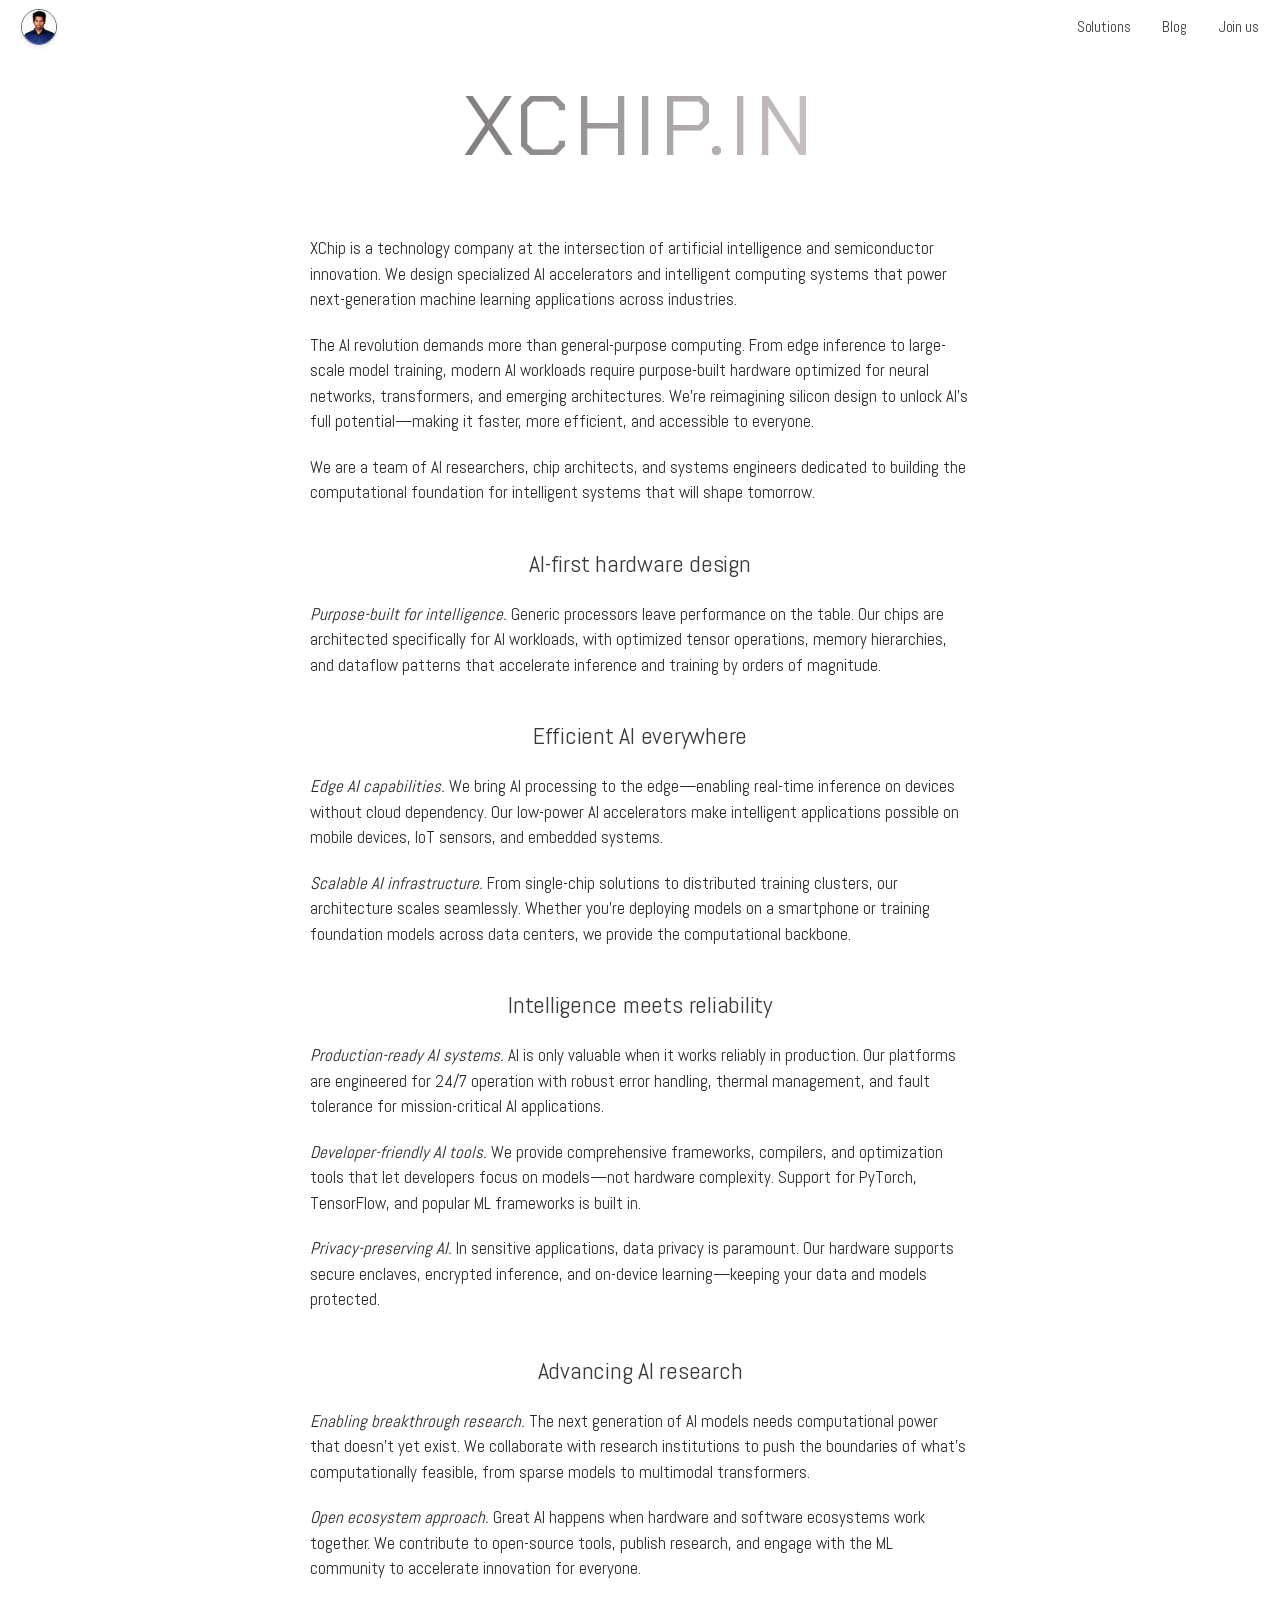
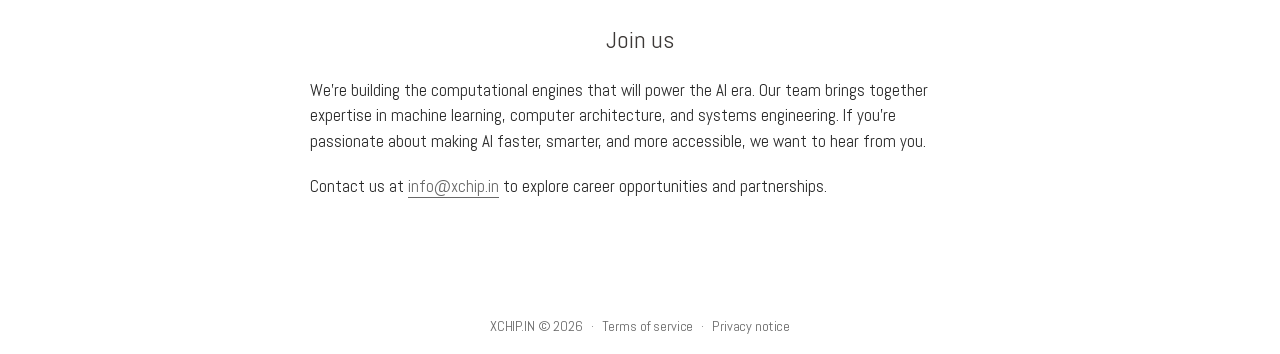
<file: index.html>
<!DOCTYPE html><html lang="en" class="__variable_bde904 __variable_f241f1"><head><meta charSet="utf-8"/><meta name="viewport" content="width=device-width, initial-scale=1"/><link rel="preload" href="/_next/static/media/4c7c43bdd7a35c63-s.p.woff2" as="font" crossorigin="" type="font/woff2"/><link rel="preload" href="/_next/static/media/5e1bda47f81ec89a-s.p.woff2" as="font" crossorigin="" type="font/woff2"/><link rel="preload" href="/_next/static/media/6681946d7a6ccbb7-s.p.woff2" as="font" crossorigin="" type="font/woff2"/><link rel="preload" href="/_next/static/media/84f090e3b62fb9e3-s.p.woff2" as="font" crossorigin="" type="font/woff2"/><link rel="preload" href="/_next/static/media/e6fd32ec5acdd27d-s.p.woff2" as="font" crossorigin="" type="font/woff2"/><link rel="preload" as="image" href="/manoj.jpg"/><link rel="stylesheet" href="/_next/static/css/184c749d445ab6c7.css" data-precedence="next"/><link rel="preload" as="script" fetchPriority="low" href="/_next/static/chunks/webpack-5a1255510ad6fb88.js"/><script src="/_next/static/chunks/4bd1b696-7f4092adee896cfb.js" async=""></script><script src="/_next/static/chunks/517-1ec7c2b72d653d31.js" async=""></script><script src="/_next/static/chunks/main-app-2e4c3b704518624c.js" async=""></script><script src="/_next/static/chunks/396-ff464c46c90c9ffe.js" async=""></script><script src="/_next/static/chunks/app/page-9a85178853e90cfa.js" async=""></script><meta name="next-size-adjust"/><title>XCHIP.IN</title><meta name="description" content="XCHIP.IN is an artificial intelligence research and product company building intelligent solutions for tomorrow&#x27;s challenges."/><link rel="icon" href="https://public.xchip.in/logo/logo-100.png"/><script src="/_next/static/chunks/polyfills-42372ed130431b0a.js" noModule=""></script></head><body><div id="wrapper"><header id="header"><div id="site-header" class="site-header" style="justify-content:space-between"><div class="site-header-left"><a href="https://manoj.xchip.in" class="header-avatar-link" title="Manoj&#x27;s Profile"><img src="/manoj.jpg" alt="Manoj" class="header-avatar"/></a><div class="navbar-logo navbar-logo-hidden"><a href="/">XCHIP.IN</a></div></div><div class="nav-group"><nav class="top-nav"><a href="/solutions">Solutions</a><a href="/blog">Blog</a><a href="/#join-us">Join us</a></nav><button id="menu-toggle" class="hamburger " aria-label="Open menu" aria-expanded="false" aria-controls="mobile-menu" type="button"><span></span><span></span><span></span></button></div></div><div id="mobile-menu" class="mobile-menu-overlay " aria-hidden="true" style="display:none"><div class="mobile-menu-header">XCHIP.IN</div><button class="mobile-menu-close" aria-label="Close menu">✕</button><nav class="mobile-menu-nav" role="navigation" aria-label="Mobile"><a href="/">Home</a><a href="/solutions">Solutions</a><a href="/blog">Blog</a><a href="/#join-us">Join us</a></nav></div><div role="banner" class="logo-container"><a class="logo" href="/">XCHIP.IN</a></div></header><main id="main" class="index content"><article class="content"><p>XChip is a technology company at the intersection of artificial intelligence and semiconductor innovation. We design specialized AI accelerators and intelligent computing systems that power next-generation machine learning applications across industries.</p><p>The AI revolution demands more than general-purpose computing. From edge inference to large-scale model training, modern AI workloads require purpose-built hardware optimized for neural networks, transformers, and emerging architectures. We&#x27;re reimagining silicon design to unlock AI&#x27;s full potential—making it faster, more efficient, and accessible to everyone.</p><p>We are a team of AI researchers, chip architects, and systems engineers dedicated to building the computational foundation for intelligent systems that will shape tomorrow.</p><h2 style="text-align:center">AI-first hardware design</h2><p><em>Purpose-built for intelligence.</em> Generic processors leave performance on the table. Our chips are architected specifically for AI workloads, with optimized tensor operations, memory hierarchies, and dataflow patterns that accelerate inference and training by orders of magnitude.</p><h2 style="text-align:center">Efficient AI everywhere</h2><p><em>Edge AI capabilities.</em> We bring AI processing to the edge—enabling real-time inference on devices without cloud dependency. Our low-power AI accelerators make intelligent applications possible on mobile devices, IoT sensors, and embedded systems.</p><p><em>Scalable AI infrastructure.</em> From single-chip solutions to distributed training clusters, our architecture scales seamlessly. Whether you&#x27;re deploying models on a smartphone or training foundation models across data centers, we provide the computational backbone.</p><h2 style="text-align:center">Intelligence meets reliability</h2><p><em>Production-ready AI systems.</em> AI is only valuable when it works reliably in production. Our platforms are engineered for 24/7 operation with robust error handling, thermal management, and fault tolerance for mission-critical AI applications.</p><p><em>Developer-friendly AI tools.</em> We provide comprehensive frameworks, compilers, and optimization tools that let developers focus on models—not hardware complexity. Support for PyTorch, TensorFlow, and popular ML frameworks is built in.</p><p><em>Privacy-preserving AI.</em> In sensitive applications, data privacy is paramount. Our hardware supports secure enclaves, encrypted inference, and on-device learning—keeping your data and models protected.</p><h2 style="text-align:center">Advancing AI research</h2><p><em>Enabling breakthrough research.</em> The next generation of AI models needs computational power that doesn&#x27;t yet exist. We collaborate with research institutions to push the boundaries of what&#x27;s computationally feasible, from sparse models to multimodal transformers.</p><p><em>Open ecosystem approach.</em> Great AI happens when hardware and software ecosystems work together. We contribute to open-source tools, publish research, and engage with the ML community to accelerate innovation for everyone.</p><h2 id="join-us" style="text-align:center">Join us</h2><p>We&#x27;re building the computational engines that will power the AI era. Our team brings together expertise in machine learning, computer architecture, and systems engineering. If you&#x27;re passionate about making AI faster, smarter, and more accessible, we want to hear from you.</p><p>Contact us at <a href="mailto:info@xchip.in">info@xchip.in</a> to explore career opportunities and partnerships.</p></article></main><footer id="footer"><div><span><a href="/">XCHIP.IN</a> © <!-- -->2026</span><span class="footer-separator" id="first-footer-separator">·</span><span><a href="/legal/terms">Terms of service</a></span><span class="footer-separator">·</span><span><a href="/legal/privacy">Privacy notice</a></span></div></footer></div><script src="/_next/static/chunks/webpack-5a1255510ad6fb88.js" async=""></script><script>(self.__next_f=self.__next_f||[]).push([0])</script><script>self.__next_f.push([1,"7:\"$Sreact.fragment\"\n8:I[5244,[],\"\"]\n9:I[3866,[],\"\"]\na:I[4719,[\"396\",\"static/chunks/396-ff464c46c90c9ffe.js\",\"974\",\"static/chunks/app/page-9a85178853e90cfa.js\"],\"default\"]\nb:I[4839,[\"396\",\"static/chunks/396-ff464c46c90c9ffe.js\",\"974\",\"static/chunks/app/page-9a85178853e90cfa.js\"],\"\"]\nc:I[6213,[],\"OutletBoundary\"]\ne:I[6213,[],\"MetadataBoundary\"]\n10:I[6213,[],\"ViewportBoundary\"]\n12:I[4835,[],\"\"]\n1:HL[\"/_next/static/media/4c7c43bdd7a35c63-s.p.woff2\",\"font\",{\"crossOrigin\":\"\",\"type\":\"font/woff2\"}]\n2:HL[\"/_next/static/media/5e1bda47f81ec89a-s.p.woff2\",\"font\",{\"crossOrigin\":\"\",\"type\":\"font/woff2\"}]\n3:HL[\"/_next/static/media/6681946d7a6ccbb7-s.p.woff2\",\"font\",{\"crossOrigin\":\"\",\"type\":\"font/woff2\"}]\n4:HL[\"/_next/static/media/84f090e3b62fb9e3-s.p.woff2\",\"font\",{\"crossOrigin\":\"\",\"type\":\"font/woff2\"}]\n5:HL[\"/_next/static/media/e6fd32ec5acdd27d-s.p.woff2\",\"font\",{\"crossOrigin\":\"\",\"type\":\"font/woff2\"}]\n6:HL[\"/_next/static/css/184c749d445ab6c7.css\",\"style\"]\n"])</script><script>self.__next_f.push([1,"0:{\"P\":null,\"b\":\"QswQ741Dr-mZb21B0FZ2A\",\"p\":\"\",\"c\":[\"\",\"\"],\"i\":false,\"f\":[[[\"\",{\"children\":[\"__PAGE__\",{}]},\"$undefined\",\"$undefined\",true],[\"\",[\"$\",\"$7\",\"c\",{\"children\":[[[\"$\",\"link\",\"0\",{\"rel\":\"stylesheet\",\"href\":\"/_next/static/css/184c749d445ab6c7.css\",\"precedence\":\"next\",\"crossOrigin\":\"$undefined\",\"nonce\":\"$undefined\"}]],[\"$\",\"html\",null,{\"lang\":\"en\",\"className\":\"__variable_bde904 __variable_f241f1\",\"children\":[\"$\",\"body\",null,{\"children\":[\"$\",\"$L8\",null,{\"parallelRouterKey\":\"children\",\"segmentPath\":[\"children\"],\"error\":\"$undefined\",\"errorStyles\":\"$undefined\",\"errorScripts\":\"$undefined\",\"template\":[\"$\",\"$L9\",null,{}],\"templateStyles\":\"$undefined\",\"templateScripts\":\"$undefined\",\"notFound\":[[\"$\",\"title\",null,{\"children\":\"404: This page could not be found.\"}],[\"$\",\"div\",null,{\"style\":{\"fontFamily\":\"system-ui,\\\"Segoe UI\\\",Roboto,Helvetica,Arial,sans-serif,\\\"Apple Color Emoji\\\",\\\"Segoe UI Emoji\\\"\",\"height\":\"100vh\",\"textAlign\":\"center\",\"display\":\"flex\",\"flexDirection\":\"column\",\"alignItems\":\"center\",\"justifyContent\":\"center\"},\"children\":[\"$\",\"div\",null,{\"children\":[[\"$\",\"style\",null,{\"dangerouslySetInnerHTML\":{\"__html\":\"body{color:#000;background:#fff;margin:0}.next-error-h1{border-right:1px solid rgba(0,0,0,.3)}@media (prefers-color-scheme:dark){body{color:#fff;background:#000}.next-error-h1{border-right:1px solid rgba(255,255,255,.3)}}\"}}],[\"$\",\"h1\",null,{\"className\":\"next-error-h1\",\"style\":{\"display\":\"inline-block\",\"margin\":\"0 20px 0 0\",\"padding\":\"0 23px 0 0\",\"fontSize\":24,\"fontWeight\":500,\"verticalAlign\":\"top\",\"lineHeight\":\"49px\"},\"children\":\"404\"}],[\"$\",\"div\",null,{\"style\":{\"display\":\"inline-block\"},\"children\":[\"$\",\"h2\",null,{\"style\":{\"fontSize\":14,\"fontWeight\":400,\"lineHeight\":\"49px\",\"margin\":0},\"children\":\"This page could not be found.\"}]}]]}]}]],\"notFoundStyles\":[]}]}]}]]}],{\"children\":[\"__PAGE__\",[\"$\",\"$7\",\"c\",{\"children\":[[\"$\",\"div\",null,{\"id\":\"wrapper\",\"children\":[[\"$\",\"$La\",null,{\"showLogo\":true,\"showNavbarLogo\":true,\"showAvatar\":true}],[\"$\",\"main\",null,{\"id\":\"main\",\"className\":\"index content\",\"children\":[\"$\",\"article\",null,{\"className\":\"content\",\"children\":[[\"$\",\"p\",null,{\"children\":\"XChip is a technology company at the intersection of artificial intelligence and semiconductor innovation. We design specialized AI accelerators and intelligent computing systems that power next-generation machine learning applications across industries.\"}],[\"$\",\"p\",null,{\"children\":\"The AI revolution demands more than general-purpose computing. From edge inference to large-scale model training, modern AI workloads require purpose-built hardware optimized for neural networks, transformers, and emerging architectures. We're reimagining silicon design to unlock AI's full potential—making it faster, more efficient, and accessible to everyone.\"}],[\"$\",\"p\",null,{\"children\":\"We are a team of AI researchers, chip architects, and systems engineers dedicated to building the computational foundation for intelligent systems that will shape tomorrow.\"}],[\"$\",\"h2\",null,{\"style\":{\"textAlign\":\"center\"},\"children\":\"AI-first hardware design\"}],[\"$\",\"p\",null,{\"children\":[[\"$\",\"em\",null,{\"children\":\"Purpose-built for intelligence.\"}],\" Generic processors leave performance on the table. Our chips are architected specifically for AI workloads, with optimized tensor operations, memory hierarchies, and dataflow patterns that accelerate inference and training by orders of magnitude.\"]}],[\"$\",\"h2\",null,{\"style\":{\"textAlign\":\"center\"},\"children\":\"Efficient AI everywhere\"}],[\"$\",\"p\",null,{\"children\":[[\"$\",\"em\",null,{\"children\":\"Edge AI capabilities.\"}],\" We bring AI processing to the edge—enabling real-time inference on devices without cloud dependency. Our low-power AI accelerators make intelligent applications possible on mobile devices, IoT sensors, and embedded systems.\"]}],[\"$\",\"p\",null,{\"children\":[[\"$\",\"em\",null,{\"children\":\"Scalable AI infrastructure.\"}],\" From single-chip solutions to distributed training clusters, our architecture scales seamlessly. Whether you're deploying models on a smartphone or training foundation models across data centers, we provide the computational backbone.\"]}],[\"$\",\"h2\",null,{\"style\":{\"textAlign\":\"center\"},\"children\":\"Intelligence meets reliability\"}],[\"$\",\"p\",null,{\"children\":[[\"$\",\"em\",null,{\"children\":\"Production-ready AI systems.\"}],\" AI is only valuable when it works reliably in production. Our platforms are engineered for 24/7 operation with robust error handling, thermal management, and fault tolerance for mission-critical AI applications.\"]}],[\"$\",\"p\",null,{\"children\":[[\"$\",\"em\",null,{\"children\":\"Developer-friendly AI tools.\"}],\" We provide comprehensive frameworks, compilers, and optimization tools that let developers focus on models—not hardware complexity. Support for PyTorch, TensorFlow, and popular ML frameworks is built in.\"]}],[\"$\",\"p\",null,{\"children\":[[\"$\",\"em\",null,{\"children\":\"Privacy-preserving AI.\"}],\" In sensitive applications, data privacy is paramount. Our hardware supports secure enclaves, encrypted inference, and on-device learning—keeping your data and models protected.\"]}],[\"$\",\"h2\",null,{\"style\":{\"textAlign\":\"center\"},\"children\":\"Advancing AI research\"}],[\"$\",\"p\",null,{\"children\":[[\"$\",\"em\",null,{\"children\":\"Enabling breakthrough research.\"}],\" The next generation of AI models needs computational power that doesn't yet exist. We collaborate with research institutions to push the boundaries of what's computationally feasible, from sparse models to multimodal transformers.\"]}],[\"$\",\"p\",null,{\"children\":[[\"$\",\"em\",null,{\"children\":\"Open ecosystem approach.\"}],\" Great AI happens when hardware and software ecosystems work together. We contribute to open-source tools, publish research, and engage with the ML community to accelerate innovation for everyone.\"]}],[\"$\",\"h2\",null,{\"id\":\"join-us\",\"style\":{\"textAlign\":\"center\"},\"children\":\"Join us\"}],[\"$\",\"p\",null,{\"children\":\"We're building the computational engines that will power the AI era. Our team brings together expertise in machine learning, computer architecture, and systems engineering. If you're passionate about making AI faster, smarter, and more accessible, we want to hear from you.\"}],[\"$\",\"p\",null,{\"children\":[\"Contact us at \",[\"$\",\"a\",null,{\"href\":\"mailto:info@xchip.in\",\"children\":\"info@xchip.in\"}],\" to explore career opportunities and partnerships.\"]}]]}]}],[\"$\",\"footer\",null,{\"id\":\"footer\",\"children\":[\"$\",\"div\",null,{\"children\":[[\"$\",\"span\",null,{\"suppressHydrationWarning\":true,\"children\":[[\"$\",\"$Lb\",null,{\"href\":\"/\",\"children\":\"XCHIP.IN\"}],\" © \",2026]}],[\"$\",\"span\",null,{\"className\":\"footer-separator\",\"id\":\"first-footer-separator\",\"children\":\"·\"}],[\"$\",\"span\",null,{\"children\":[\"$\",\"$Lb\",null,{\"href\":\"/legal/terms\",\"children\":\"Terms of service\"}]}],[\"$\",\"span\",null,{\"className\":\"footer-separator\",\"children\":\"·\"}],[\"$\",\"span\",null,{\"children\":[\"$\",\"$Lb\",null,{\"href\":\"/legal/privacy\",\"children\":\"Privacy notice\"}]}]]}]}]]}],null,[\"$\",\"$Lc\",null,{\"children\":\"$Ld\"}]]}],{},null]},null],[\"$\",\"$7\",\"h\",{\"children\":[null,[\"$\",\"$7\",\"UCl9MiOZk_QFpBME6iv7f\",{\"children\":[[\"$\",\"$Le\",null,{\"children\":\"$Lf\"}],[\"$\",\"$L10\",null,{\"children\":\"$L11\"}],[\"$\",\"meta\",null,{\"name\":\"next-size-adjust\"}]]}]]}]]],\"m\":\"$undefined\",\"G\":[\"$12\",\"$undefined\"],\"s\":false,\"S\":true}\n"])</script><script>self.__next_f.push([1,"11:[[\"$\",\"meta\",\"0\",{\"name\":\"viewport\",\"content\":\"width=device-width, initial-scale=1\"}]]\nf:[[\"$\",\"meta\",\"0\",{\"charSet\":\"utf-8\"}],[\"$\",\"title\",\"1\",{\"children\":\"XCHIP.IN\"}],[\"$\",\"meta\",\"2\",{\"name\":\"description\",\"content\":\"XCHIP.IN is an artificial intelligence research and product company building intelligent solutions for tomorrow's challenges.\"}],[\"$\",\"link\",\"3\",{\"rel\":\"icon\",\"href\":\"https://public.xchip.in/logo/logo-100.png\"}]]\n"])</script><script>self.__next_f.push([1,"d:null\n"])</script></body></html>
</file>
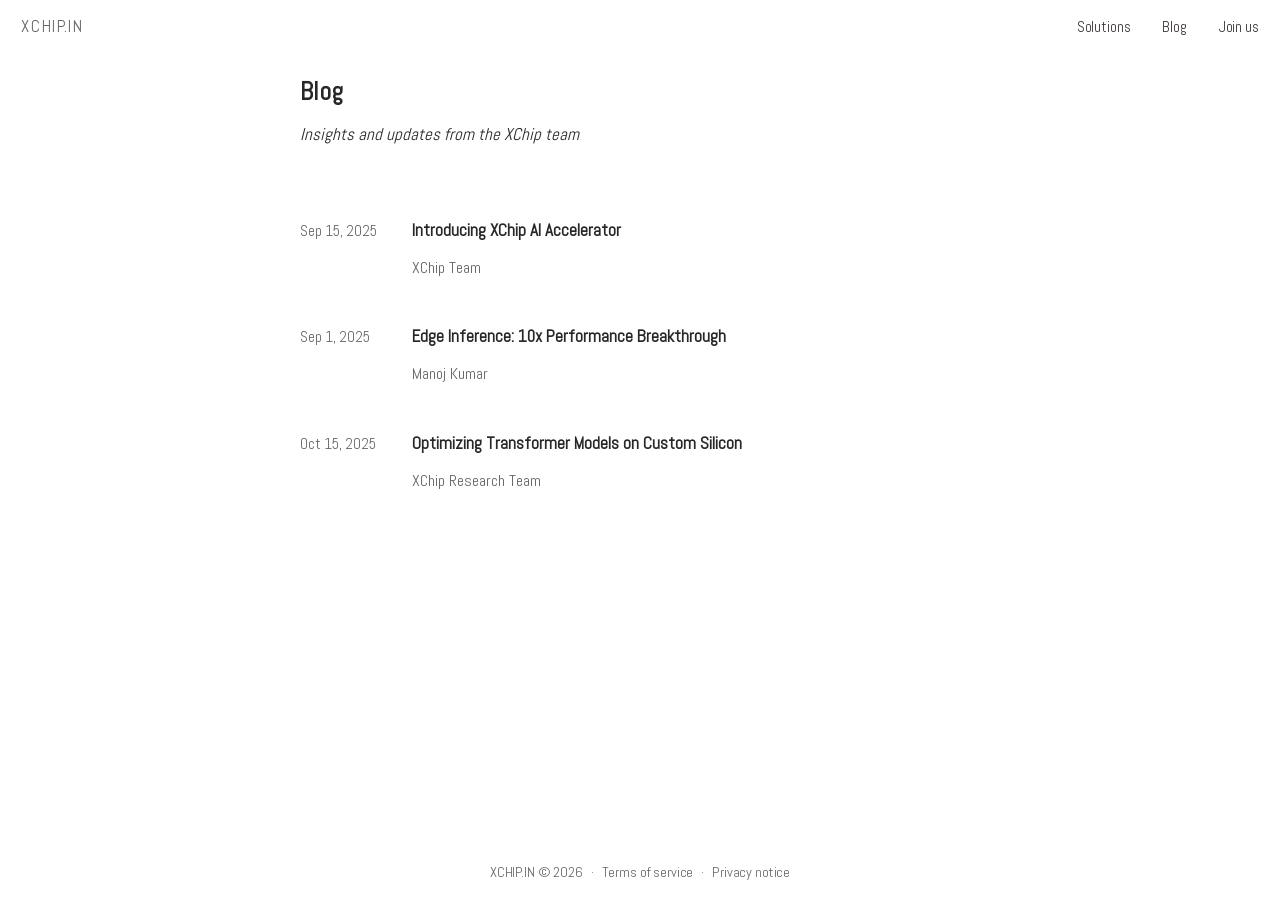
<file: blog.html>
<!DOCTYPE html><html lang="en" class="__variable_bde904 __variable_f241f1"><head><meta charSet="utf-8"/><meta name="viewport" content="width=device-width, initial-scale=1"/><link rel="preload" href="/_next/static/media/4c7c43bdd7a35c63-s.p.woff2" as="font" crossorigin="" type="font/woff2"/><link rel="preload" href="/_next/static/media/5e1bda47f81ec89a-s.p.woff2" as="font" crossorigin="" type="font/woff2"/><link rel="preload" href="/_next/static/media/6681946d7a6ccbb7-s.p.woff2" as="font" crossorigin="" type="font/woff2"/><link rel="preload" href="/_next/static/media/84f090e3b62fb9e3-s.p.woff2" as="font" crossorigin="" type="font/woff2"/><link rel="preload" href="/_next/static/media/e6fd32ec5acdd27d-s.p.woff2" as="font" crossorigin="" type="font/woff2"/><link rel="stylesheet" href="/_next/static/css/184c749d445ab6c7.css" data-precedence="next"/><link rel="preload" as="script" fetchPriority="low" href="/_next/static/chunks/webpack-5a1255510ad6fb88.js"/><script src="/_next/static/chunks/4bd1b696-7f4092adee896cfb.js" async=""></script><script src="/_next/static/chunks/517-1ec7c2b72d653d31.js" async=""></script><script src="/_next/static/chunks/main-app-2e4c3b704518624c.js" async=""></script><script src="/_next/static/chunks/396-ff464c46c90c9ffe.js" async=""></script><script src="/_next/static/chunks/app/blog/page-3c18ede07793f3b1.js" async=""></script><meta name="next-size-adjust"/><title>XCHIP.IN</title><meta name="description" content="XCHIP.IN is an artificial intelligence research and product company building intelligent solutions for tomorrow&#x27;s challenges."/><link rel="icon" href="https://public.xchip.in/logo/logo-100.png"/><script src="/_next/static/chunks/polyfills-42372ed130431b0a.js" noModule=""></script></head><body><div id="wrapper"><header id="header"><div id="site-header" class="site-header" style="justify-content:space-between"><div class="site-header-left"><div class="navbar-logo "><a href="/">XCHIP.IN</a></div></div><div class="nav-group"><nav class="top-nav"><a href="/solutions">Solutions</a><a href="/blog">Blog</a><a href="/#join-us">Join us</a></nav><button id="menu-toggle" class="hamburger " aria-label="Open menu" aria-expanded="false" aria-controls="mobile-menu" type="button"><span></span><span></span><span></span></button></div></div><div id="mobile-menu" class="mobile-menu-overlay " aria-hidden="true" style="display:none"><div class="mobile-menu-header">XCHIP.IN</div><button class="mobile-menu-close" aria-label="Close menu">✕</button><nav class="mobile-menu-nav" role="navigation" aria-label="Mobile"><a href="/">Home</a><a href="/solutions">Solutions</a><a href="/blog">Blog</a><a href="/#join-us">Join us</a></nav></div></header><main id="main" class="index list"><h1 class="blog-page-title">Blog</h1><div class="content"><p>Insights and updates from the XChip team</p></div><div class="post-group"><ul><li><a class="post-item-link" href="/blog/introducing-xchip-ai-accelerator"><time class="desktop-time">Sep 15, 2025</time><div class="post-info"><div class="post-title">Introducing XChip AI Accelerator</div><div class="author-date-wrapper"><span class="author">XChip Team</span><time class="mobile-time">Sep 15, 2025</time></div></div></a></li><li><a class="post-item-link" href="/blog/edge-inference-breakthrough"><time class="desktop-time">Sep 1, 2025</time><div class="post-info"><div class="post-title">Edge Inference: 10x Performance Breakthrough</div><div class="author-date-wrapper"><span class="author">Manoj Kumar</span><time class="mobile-time">Sep 1, 2025</time></div></div></a></li><li><a class="post-item-link" href="/blog/optimizing-transformer-models"><time class="desktop-time">Oct 15, 2025</time><div class="post-info"><div class="post-title">Optimizing Transformer Models on Custom Silicon</div><div class="author-date-wrapper"><span class="author">XChip Research Team</span><time class="mobile-time">Oct 15, 2025</time></div></div></a></li></ul></div></main><footer id="footer"><div><span><a href="/">XCHIP.IN</a> © <!-- -->2026</span><span class="footer-separator" id="first-footer-separator">·</span><span><a href="/legal/terms">Terms of service</a></span><span class="footer-separator">·</span><span><a href="/legal/privacy">Privacy notice</a></span></div></footer></div><script src="/_next/static/chunks/webpack-5a1255510ad6fb88.js" async=""></script><script>(self.__next_f=self.__next_f||[]).push([0])</script><script>self.__next_f.push([1,"7:\"$Sreact.fragment\"\n8:I[5244,[],\"\"]\n9:I[3866,[],\"\"]\na:I[4719,[\"396\",\"static/chunks/396-ff464c46c90c9ffe.js\",\"831\",\"static/chunks/app/blog/page-3c18ede07793f3b1.js\"],\"default\"]\nb:I[4839,[\"396\",\"static/chunks/396-ff464c46c90c9ffe.js\",\"831\",\"static/chunks/app/blog/page-3c18ede07793f3b1.js\"],\"\"]\nc:I[6213,[],\"OutletBoundary\"]\ne:I[6213,[],\"MetadataBoundary\"]\n10:I[6213,[],\"ViewportBoundary\"]\n12:I[4835,[],\"\"]\n1:HL[\"/_next/static/media/4c7c43bdd7a35c63-s.p.woff2\",\"font\",{\"crossOrigin\":\"\",\"type\":\"font/woff2\"}]\n2:HL[\"/_next/static/media/5e1bda47f81ec89a-s.p.woff2\",\"font\",{\"crossOrigin\":\"\",\"type\":\"font/woff2\"}]\n3:HL[\"/_next/static/media/6681946d7a6ccbb7-s.p.woff2\",\"font\",{\"crossOrigin\":\"\",\"type\":\"font/woff2\"}]\n4:HL[\"/_next/static/media/84f090e3b62fb9e3-s.p.woff2\",\"font\",{\"crossOrigin\":\"\",\"type\":\"font/woff2\"}]\n5:HL[\"/_next/static/media/e6fd32ec5acdd27d-s.p.woff2\",\"font\",{\"crossOrigin\":\"\",\"type\":\"font/woff2\"}]\n6:HL[\"/_next/static/css/184c749d445ab6c7.css\",\"style\"]\n"])</script><script>self.__next_f.push([1,"0:{\"P\":null,\"b\":\"QswQ741Dr-mZb21B0FZ2A\",\"p\":\"\",\"c\":[\"\",\"blog\"],\"i\":false,\"f\":[[[\"\",{\"children\":[\"blog\",{\"children\":[\"__PAGE__\",{}]}]},\"$undefined\",\"$undefined\",true],[\"\",[\"$\",\"$7\",\"c\",{\"children\":[[[\"$\",\"link\",\"0\",{\"rel\":\"stylesheet\",\"href\":\"/_next/static/css/184c749d445ab6c7.css\",\"precedence\":\"next\",\"crossOrigin\":\"$undefined\",\"nonce\":\"$undefined\"}]],[\"$\",\"html\",null,{\"lang\":\"en\",\"className\":\"__variable_bde904 __variable_f241f1\",\"children\":[\"$\",\"body\",null,{\"children\":[\"$\",\"$L8\",null,{\"parallelRouterKey\":\"children\",\"segmentPath\":[\"children\"],\"error\":\"$undefined\",\"errorStyles\":\"$undefined\",\"errorScripts\":\"$undefined\",\"template\":[\"$\",\"$L9\",null,{}],\"templateStyles\":\"$undefined\",\"templateScripts\":\"$undefined\",\"notFound\":[[\"$\",\"title\",null,{\"children\":\"404: This page could not be found.\"}],[\"$\",\"div\",null,{\"style\":{\"fontFamily\":\"system-ui,\\\"Segoe UI\\\",Roboto,Helvetica,Arial,sans-serif,\\\"Apple Color Emoji\\\",\\\"Segoe UI Emoji\\\"\",\"height\":\"100vh\",\"textAlign\":\"center\",\"display\":\"flex\",\"flexDirection\":\"column\",\"alignItems\":\"center\",\"justifyContent\":\"center\"},\"children\":[\"$\",\"div\",null,{\"children\":[[\"$\",\"style\",null,{\"dangerouslySetInnerHTML\":{\"__html\":\"body{color:#000;background:#fff;margin:0}.next-error-h1{border-right:1px solid rgba(0,0,0,.3)}@media (prefers-color-scheme:dark){body{color:#fff;background:#000}.next-error-h1{border-right:1px solid rgba(255,255,255,.3)}}\"}}],[\"$\",\"h1\",null,{\"className\":\"next-error-h1\",\"style\":{\"display\":\"inline-block\",\"margin\":\"0 20px 0 0\",\"padding\":\"0 23px 0 0\",\"fontSize\":24,\"fontWeight\":500,\"verticalAlign\":\"top\",\"lineHeight\":\"49px\"},\"children\":\"404\"}],[\"$\",\"div\",null,{\"style\":{\"display\":\"inline-block\"},\"children\":[\"$\",\"h2\",null,{\"style\":{\"fontSize\":14,\"fontWeight\":400,\"lineHeight\":\"49px\",\"margin\":0},\"children\":\"This page could not be found.\"}]}]]}]}]],\"notFoundStyles\":[]}]}]}]]}],{\"children\":[\"blog\",[\"$\",\"$7\",\"c\",{\"children\":[null,[\"$\",\"$L8\",null,{\"parallelRouterKey\":\"children\",\"segmentPath\":[\"children\",\"blog\",\"children\"],\"error\":\"$undefined\",\"errorStyles\":\"$undefined\",\"errorScripts\":\"$undefined\",\"template\":[\"$\",\"$L9\",null,{}],\"templateStyles\":\"$undefined\",\"templateScripts\":\"$undefined\",\"notFound\":\"$undefined\",\"notFoundStyles\":\"$undefined\"}]]}],{\"children\":[\"__PAGE__\",[\"$\",\"$7\",\"c\",{\"children\":[[\"$\",\"div\",null,{\"id\":\"wrapper\",\"children\":[[\"$\",\"$La\",null,{\"showLogo\":false}],[\"$\",\"main\",null,{\"id\":\"main\",\"className\":\"index list\",\"children\":[[\"$\",\"h1\",null,{\"className\":\"blog-page-title\",\"children\":\"Blog\"}],[\"$\",\"div\",null,{\"className\":\"content\",\"children\":[\"$\",\"p\",null,{\"children\":\"Insights and updates from the XChip team\"}]}],[\"$\",\"div\",null,{\"className\":\"post-group\",\"children\":[\"$\",\"ul\",null,{\"children\":[[\"$\",\"li\",\"introducing-xchip-ai-accelerator\",{\"children\":[\"$\",\"$Lb\",null,{\"href\":\"/blog/introducing-xchip-ai-accelerator\",\"className\":\"post-item-link\",\"children\":[[\"$\",\"time\",null,{\"className\":\"desktop-time\",\"children\":\"Sep 15, 2025\"}],[\"$\",\"div\",null,{\"className\":\"post-info\",\"children\":[[\"$\",\"div\",null,{\"className\":\"post-title\",\"children\":\"Introducing XChip AI Accelerator\"}],[\"$\",\"div\",null,{\"className\":\"author-date-wrapper\",\"children\":[[\"$\",\"span\",null,{\"className\":\"author\",\"children\":\"XChip Team\"}],[\"$\",\"time\",null,{\"className\":\"mobile-time\",\"children\":\"Sep 15, 2025\"}]]}]]}]]}]}],[\"$\",\"li\",\"edge-inference-breakthrough\",{\"children\":[\"$\",\"$Lb\",null,{\"href\":\"/blog/edge-inference-breakthrough\",\"className\":\"post-item-link\",\"children\":[[\"$\",\"time\",null,{\"className\":\"desktop-time\",\"children\":\"Sep 1, 2025\"}],[\"$\",\"div\",null,{\"className\":\"post-info\",\"children\":[[\"$\",\"div\",null,{\"className\":\"post-title\",\"children\":\"Edge Inference: 10x Performance Breakthrough\"}],[\"$\",\"div\",null,{\"className\":\"author-date-wrapper\",\"children\":[[\"$\",\"span\",null,{\"className\":\"author\",\"children\":\"Manoj Kumar\"}],[\"$\",\"time\",null,{\"className\":\"mobile-time\",\"children\":\"Sep 1, 2025\"}]]}]]}]]}]}],[\"$\",\"li\",\"optimizing-transformer-models\",{\"children\":[\"$\",\"$Lb\",null,{\"href\":\"/blog/optimizing-transformer-models\",\"className\":\"post-item-link\",\"children\":[[\"$\",\"time\",null,{\"className\":\"desktop-time\",\"children\":\"Oct 15, 2025\"}],[\"$\",\"div\",null,{\"className\":\"post-info\",\"children\":[[\"$\",\"div\",null,{\"className\":\"post-title\",\"children\":\"Optimizing Transformer Models on Custom Silicon\"}],[\"$\",\"div\",null,{\"className\":\"author-date-wrapper\",\"children\":[[\"$\",\"span\",null,{\"className\":\"author\",\"children\":\"XChip Research Team\"}],[\"$\",\"time\",null,{\"className\":\"mobile-time\",\"children\":\"Oct 15, 2025\"}]]}]]}]]}]}]]}]}]]}],[\"$\",\"footer\",null,{\"id\":\"footer\",\"children\":[\"$\",\"div\",null,{\"children\":[[\"$\",\"span\",null,{\"suppressHydrationWarning\":true,\"children\":[[\"$\",\"$Lb\",null,{\"href\":\"/\",\"children\":\"XCHIP.IN\"}],\" © \",2026]}],[\"$\",\"span\",null,{\"className\":\"footer-separator\",\"id\":\"first-footer-separator\",\"children\":\"·\"}],[\"$\",\"span\",null,{\"children\":[\"$\",\"$Lb\",null,{\"href\":\"/legal/terms\",\"children\":\"Terms of service\"}]}],[\"$\",\"span\",null,{\"className\":\"footer-separator\",\"children\":\"·\"}],[\"$\",\"span\",null,{\"children\":[\"$\",\"$Lb\",null,{\"href\":\"/legal/privacy\",\"children\":\"Privacy notice\"}]}]]}]}]]}],null,[\"$\",\"$Lc\",null,{\"children\":\"$Ld\"}]]}],{},null]},null]},null],[\"$\",\"$7\",\"h\",{\"children\":[null,[\"$\",\"$7\",\"TE-NWYYSdnJUxs8BPLXI4\",{\"children\":[[\"$\",\"$Le\",null,{\"children\":\"$Lf\"}],[\"$\",\"$L10\",null,{\"children\":\"$L11\"}],[\"$\",\"meta\",null,{\"name\":\"next-size-adjust\"}]]}]]}]]],\"m\":\"$undefined\",\"G\":[\"$12\",\"$undefined\"],\"s\":false,\"S\":true}\n"])</script><script>self.__next_f.push([1,"11:[[\"$\",\"meta\",\"0\",{\"name\":\"viewport\",\"content\":\"width=device-width, initial-scale=1\"}]]\nf:[[\"$\",\"meta\",\"0\",{\"charSet\":\"utf-8\"}],[\"$\",\"title\",\"1\",{\"children\":\"XCHIP.IN\"}],[\"$\",\"meta\",\"2\",{\"name\":\"description\",\"content\":\"XCHIP.IN is an artificial intelligence research and product company building intelligent solutions for tomorrow's challenges.\"}],[\"$\",\"link\",\"3\",{\"rel\":\"icon\",\"href\":\"https://public.xchip.in/logo/logo-100.png\"}]]\n"])</script><script>self.__next_f.push([1,"d:null\n"])</script></body></html>
</file>
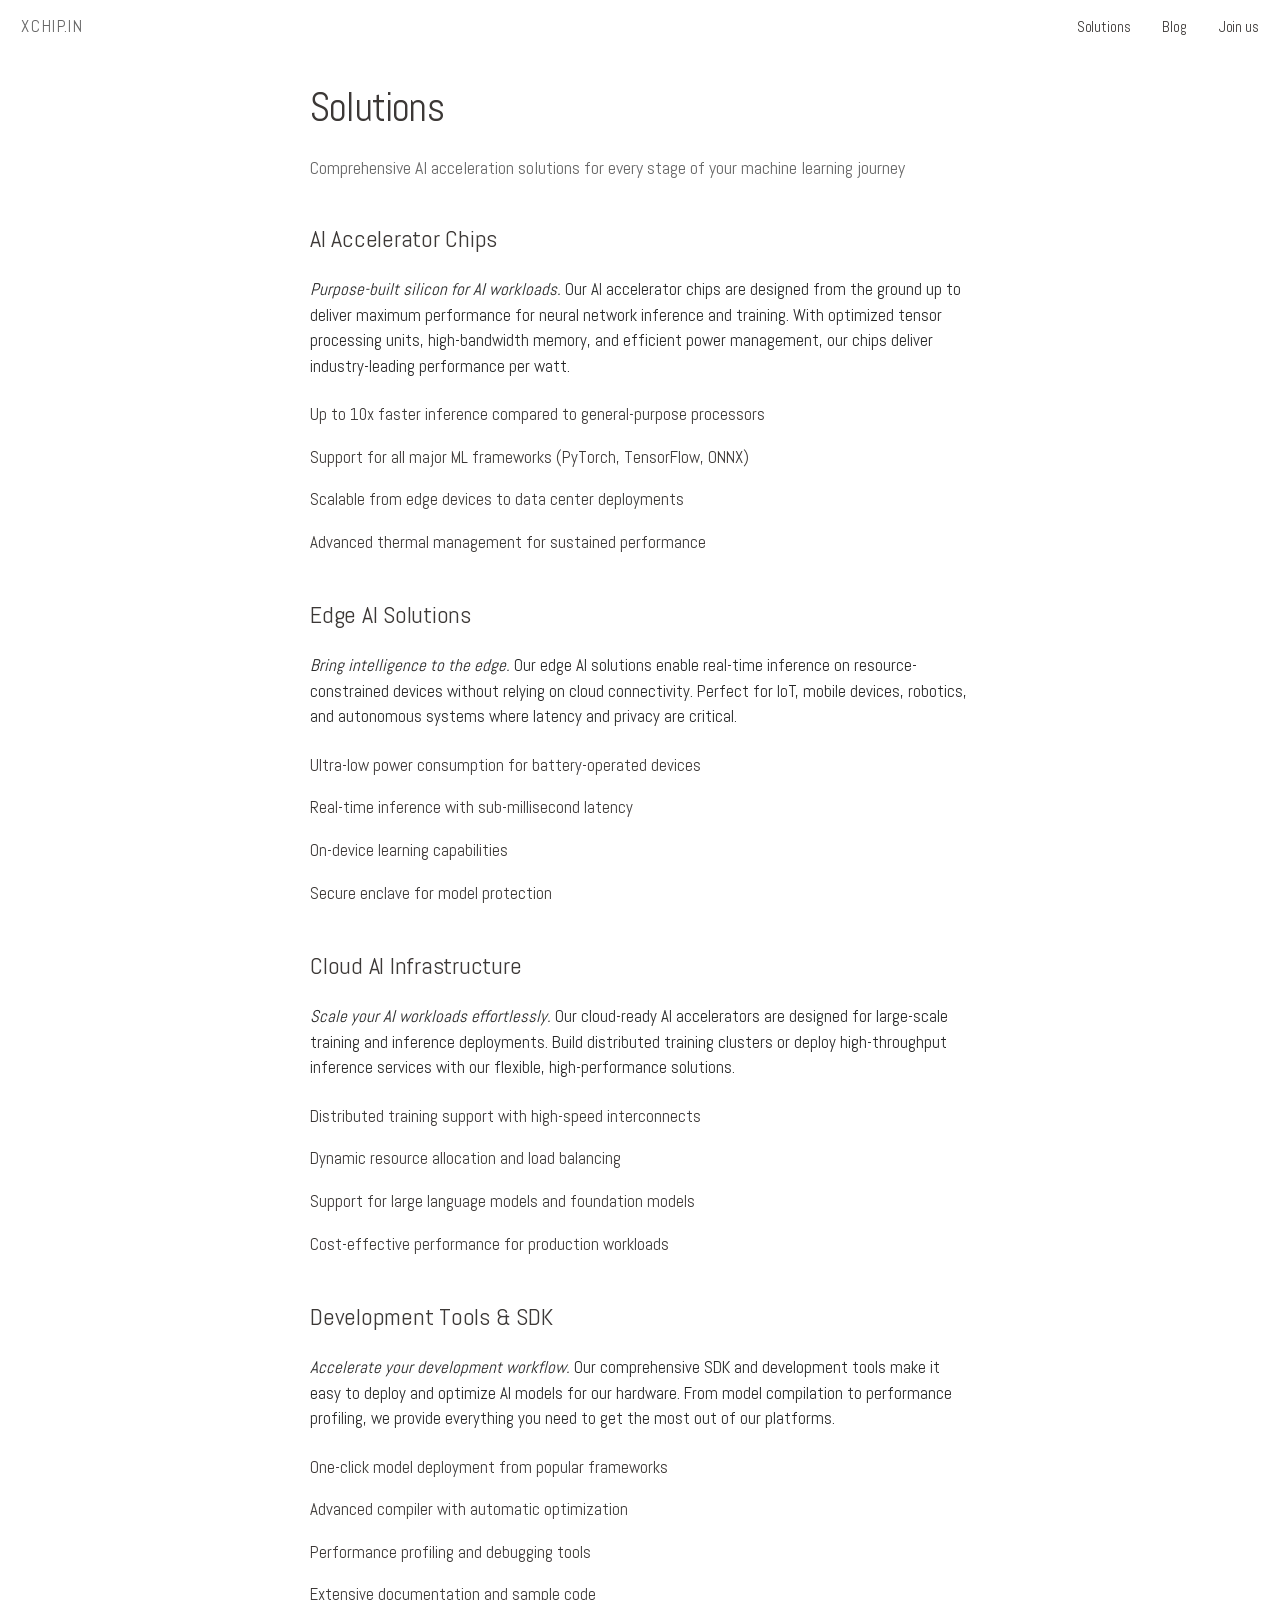
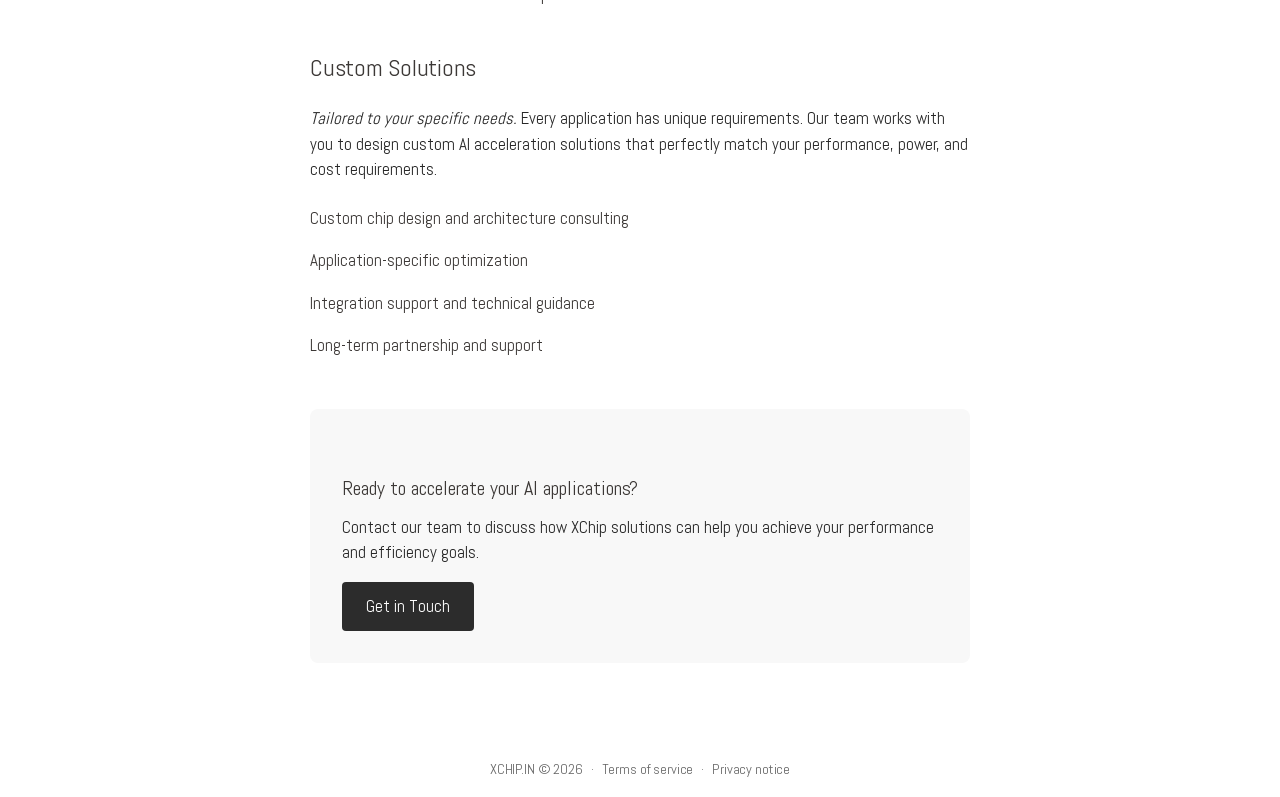
<file: solutions.html>
<!DOCTYPE html><html lang="en" class="__variable_bde904 __variable_f241f1"><head><meta charSet="utf-8"/><meta name="viewport" content="width=device-width, initial-scale=1"/><link rel="preload" href="/_next/static/media/4c7c43bdd7a35c63-s.p.woff2" as="font" crossorigin="" type="font/woff2"/><link rel="preload" href="/_next/static/media/5e1bda47f81ec89a-s.p.woff2" as="font" crossorigin="" type="font/woff2"/><link rel="preload" href="/_next/static/media/6681946d7a6ccbb7-s.p.woff2" as="font" crossorigin="" type="font/woff2"/><link rel="preload" href="/_next/static/media/84f090e3b62fb9e3-s.p.woff2" as="font" crossorigin="" type="font/woff2"/><link rel="preload" href="/_next/static/media/e6fd32ec5acdd27d-s.p.woff2" as="font" crossorigin="" type="font/woff2"/><link rel="stylesheet" href="/_next/static/css/184c749d445ab6c7.css" data-precedence="next"/><link rel="preload" as="script" fetchPriority="low" href="/_next/static/chunks/webpack-5a1255510ad6fb88.js"/><script src="/_next/static/chunks/4bd1b696-7f4092adee896cfb.js" async=""></script><script src="/_next/static/chunks/517-1ec7c2b72d653d31.js" async=""></script><script src="/_next/static/chunks/main-app-2e4c3b704518624c.js" async=""></script><script src="/_next/static/chunks/396-ff464c46c90c9ffe.js" async=""></script><script src="/_next/static/chunks/app/solutions/page-f95b261b0dfe2c27.js" async=""></script><meta name="next-size-adjust"/><title>XCHIP.IN</title><meta name="description" content="XCHIP.IN is an artificial intelligence research and product company building intelligent solutions for tomorrow&#x27;s challenges."/><link rel="icon" href="https://public.xchip.in/logo/logo-100.png"/><script src="/_next/static/chunks/polyfills-42372ed130431b0a.js" noModule=""></script></head><body><div id="wrapper"><header id="header"><div id="site-header" class="site-header" style="justify-content:space-between"><div class="site-header-left"><div class="navbar-logo "><a href="/">XCHIP.IN</a></div></div><div class="nav-group"><nav class="top-nav"><a href="/solutions">Solutions</a><a href="/blog">Blog</a><a href="/#join-us">Join us</a></nav><button id="menu-toggle" class="hamburger " aria-label="Open menu" aria-expanded="false" aria-controls="mobile-menu" type="button"><span></span><span></span><span></span></button></div></div><div id="mobile-menu" class="mobile-menu-overlay " aria-hidden="true" style="display:none"><div class="mobile-menu-header">XCHIP.IN</div><button class="mobile-menu-close" aria-label="Close menu">✕</button><nav class="mobile-menu-nav" role="navigation" aria-label="Mobile"><a href="/">Home</a><a href="/solutions">Solutions</a><a href="/blog">Blog</a><a href="/#join-us">Join us</a></nav></div></header><main id="main" class="index content"><article class="content"><h1 class="page-title">Solutions</h1><p class="page-subtitle">Comprehensive AI acceleration solutions for every stage of your machine learning journey</p><h2>AI Accelerator Chips</h2><p><em>Purpose-built silicon for AI workloads.</em> Our AI accelerator chips are designed from the ground up to deliver maximum performance for neural network inference and training. With optimized tensor processing units, high-bandwidth memory, and efficient power management, our chips deliver industry-leading performance per watt.</p><ul><li>Up to 10x faster inference compared to general-purpose processors</li><li>Support for all major ML frameworks (PyTorch, TensorFlow, ONNX)</li><li>Scalable from edge devices to data center deployments</li><li>Advanced thermal management for sustained performance</li></ul><h2>Edge AI Solutions</h2><p><em>Bring intelligence to the edge.</em> Our edge AI solutions enable real-time inference on resource-constrained devices without relying on cloud connectivity. Perfect for IoT, mobile devices, robotics, and autonomous systems where latency and privacy are critical.</p><ul><li>Ultra-low power consumption for battery-operated devices</li><li>Real-time inference with sub-millisecond latency</li><li>On-device learning capabilities</li><li>Secure enclave for model protection</li></ul><h2>Cloud AI Infrastructure</h2><p><em>Scale your AI workloads effortlessly.</em> Our cloud-ready AI accelerators are designed for large-scale training and inference deployments. Build distributed training clusters or deploy high-throughput inference services with our flexible, high-performance solutions.</p><ul><li>Distributed training support with high-speed interconnects</li><li>Dynamic resource allocation and load balancing</li><li>Support for large language models and foundation models</li><li>Cost-effective performance for production workloads</li></ul><h2>Development Tools &amp; SDK</h2><p><em>Accelerate your development workflow.</em> Our comprehensive SDK and development tools make it easy to deploy and optimize AI models for our hardware. From model compilation to performance profiling, we provide everything you need to get the most out of our platforms.</p><ul><li>One-click model deployment from popular frameworks</li><li>Advanced compiler with automatic optimization</li><li>Performance profiling and debugging tools</li><li>Extensive documentation and sample code</li></ul><h2>Custom Solutions</h2><p><em>Tailored to your specific needs.</em> Every application has unique requirements. Our team works with you to design custom AI acceleration solutions that perfectly match your performance, power, and cost requirements.</p><ul><li>Custom chip design and architecture consulting</li><li>Application-specific optimization</li><li>Integration support and technical guidance</li><li>Long-term partnership and support</li></ul><div style="margin-top:3rem;padding:2rem;background-color:#f8f8f8;border-radius:8px"><h3>Ready to accelerate your AI applications?</h3><p style="margin-bottom:1rem">Contact our team to discuss how XChip solutions can help you achieve your performance and efficiency goals.</p><a href="mailto:info@xchip.in" style="display:inline-block;padding:0.75rem 1.5rem;background-color:#2c2c2c;color:#ffffff;text-decoration:none;border-radius:4px;border:none">Get in Touch</a></div></article></main><footer id="footer"><div><span><a href="/">XCHIP.IN</a> © <!-- -->2026</span><span class="footer-separator" id="first-footer-separator">·</span><span><a href="/legal/terms">Terms of service</a></span><span class="footer-separator">·</span><span><a href="/legal/privacy">Privacy notice</a></span></div></footer></div><script src="/_next/static/chunks/webpack-5a1255510ad6fb88.js" async=""></script><script>(self.__next_f=self.__next_f||[]).push([0])</script><script>self.__next_f.push([1,"7:\"$Sreact.fragment\"\n8:I[5244,[],\"\"]\n9:I[3866,[],\"\"]\na:I[4719,[\"396\",\"static/chunks/396-ff464c46c90c9ffe.js\",\"805\",\"static/chunks/app/solutions/page-f95b261b0dfe2c27.js\"],\"default\"]\nb:I[4839,[\"396\",\"static/chunks/396-ff464c46c90c9ffe.js\",\"805\",\"static/chunks/app/solutions/page-f95b261b0dfe2c27.js\"],\"\"]\nc:I[6213,[],\"OutletBoundary\"]\ne:I[6213,[],\"MetadataBoundary\"]\n10:I[6213,[],\"ViewportBoundary\"]\n12:I[4835,[],\"\"]\n1:HL[\"/_next/static/media/4c7c43bdd7a35c63-s.p.woff2\",\"font\",{\"crossOrigin\":\"\",\"type\":\"font/woff2\"}]\n2:HL[\"/_next/static/media/5e1bda47f81ec89a-s.p.woff2\",\"font\",{\"crossOrigin\":\"\",\"type\":\"font/woff2\"}]\n3:HL[\"/_next/static/media/6681946d7a6ccbb7-s.p.woff2\",\"font\",{\"crossOrigin\":\"\",\"type\":\"font/woff2\"}]\n4:HL[\"/_next/static/media/84f090e3b62fb9e3-s.p.woff2\",\"font\",{\"crossOrigin\":\"\",\"type\":\"font/woff2\"}]\n5:HL[\"/_next/static/media/e6fd32ec5acdd27d-s.p.woff2\",\"font\",{\"crossOrigin\":\"\",\"type\":\"font/woff2\"}]\n6:HL[\"/_next/static/css/184c749d445ab6c7.css\",\"style\"]\n"])</script><script>self.__next_f.push([1,"0:{\"P\":null,\"b\":\"QswQ741Dr-mZb21B0FZ2A\",\"p\":\"\",\"c\":[\"\",\"solutions\"],\"i\":false,\"f\":[[[\"\",{\"children\":[\"solutions\",{\"children\":[\"__PAGE__\",{}]}]},\"$undefined\",\"$undefined\",true],[\"\",[\"$\",\"$7\",\"c\",{\"children\":[[[\"$\",\"link\",\"0\",{\"rel\":\"stylesheet\",\"href\":\"/_next/static/css/184c749d445ab6c7.css\",\"precedence\":\"next\",\"crossOrigin\":\"$undefined\",\"nonce\":\"$undefined\"}]],[\"$\",\"html\",null,{\"lang\":\"en\",\"className\":\"__variable_bde904 __variable_f241f1\",\"children\":[\"$\",\"body\",null,{\"children\":[\"$\",\"$L8\",null,{\"parallelRouterKey\":\"children\",\"segmentPath\":[\"children\"],\"error\":\"$undefined\",\"errorStyles\":\"$undefined\",\"errorScripts\":\"$undefined\",\"template\":[\"$\",\"$L9\",null,{}],\"templateStyles\":\"$undefined\",\"templateScripts\":\"$undefined\",\"notFound\":[[\"$\",\"title\",null,{\"children\":\"404: This page could not be found.\"}],[\"$\",\"div\",null,{\"style\":{\"fontFamily\":\"system-ui,\\\"Segoe UI\\\",Roboto,Helvetica,Arial,sans-serif,\\\"Apple Color Emoji\\\",\\\"Segoe UI Emoji\\\"\",\"height\":\"100vh\",\"textAlign\":\"center\",\"display\":\"flex\",\"flexDirection\":\"column\",\"alignItems\":\"center\",\"justifyContent\":\"center\"},\"children\":[\"$\",\"div\",null,{\"children\":[[\"$\",\"style\",null,{\"dangerouslySetInnerHTML\":{\"__html\":\"body{color:#000;background:#fff;margin:0}.next-error-h1{border-right:1px solid rgba(0,0,0,.3)}@media (prefers-color-scheme:dark){body{color:#fff;background:#000}.next-error-h1{border-right:1px solid rgba(255,255,255,.3)}}\"}}],[\"$\",\"h1\",null,{\"className\":\"next-error-h1\",\"style\":{\"display\":\"inline-block\",\"margin\":\"0 20px 0 0\",\"padding\":\"0 23px 0 0\",\"fontSize\":24,\"fontWeight\":500,\"verticalAlign\":\"top\",\"lineHeight\":\"49px\"},\"children\":\"404\"}],[\"$\",\"div\",null,{\"style\":{\"display\":\"inline-block\"},\"children\":[\"$\",\"h2\",null,{\"style\":{\"fontSize\":14,\"fontWeight\":400,\"lineHeight\":\"49px\",\"margin\":0},\"children\":\"This page could not be found.\"}]}]]}]}]],\"notFoundStyles\":[]}]}]}]]}],{\"children\":[\"solutions\",[\"$\",\"$7\",\"c\",{\"children\":[null,[\"$\",\"$L8\",null,{\"parallelRouterKey\":\"children\",\"segmentPath\":[\"children\",\"solutions\",\"children\"],\"error\":\"$undefined\",\"errorStyles\":\"$undefined\",\"errorScripts\":\"$undefined\",\"template\":[\"$\",\"$L9\",null,{}],\"templateStyles\":\"$undefined\",\"templateScripts\":\"$undefined\",\"notFound\":\"$undefined\",\"notFoundStyles\":\"$undefined\"}]]}],{\"children\":[\"__PAGE__\",[\"$\",\"$7\",\"c\",{\"children\":[[\"$\",\"div\",null,{\"id\":\"wrapper\",\"children\":[[\"$\",\"$La\",null,{\"showLogo\":false}],[\"$\",\"main\",null,{\"id\":\"main\",\"className\":\"index content\",\"children\":[\"$\",\"article\",null,{\"className\":\"content\",\"children\":[[\"$\",\"h1\",null,{\"className\":\"page-title\",\"children\":\"Solutions\"}],[\"$\",\"p\",null,{\"className\":\"page-subtitle\",\"children\":\"Comprehensive AI acceleration solutions for every stage of your machine learning journey\"}],[\"$\",\"h2\",null,{\"children\":\"AI Accelerator Chips\"}],[\"$\",\"p\",null,{\"children\":[[\"$\",\"em\",null,{\"children\":\"Purpose-built silicon for AI workloads.\"}],\" Our AI accelerator chips are designed from the ground up to deliver maximum performance for neural network inference and training. With optimized tensor processing units, high-bandwidth memory, and efficient power management, our chips deliver industry-leading performance per watt.\"]}],[\"$\",\"ul\",null,{\"children\":[[\"$\",\"li\",null,{\"children\":\"Up to 10x faster inference compared to general-purpose processors\"}],[\"$\",\"li\",null,{\"children\":\"Support for all major ML frameworks (PyTorch, TensorFlow, ONNX)\"}],[\"$\",\"li\",null,{\"children\":\"Scalable from edge devices to data center deployments\"}],[\"$\",\"li\",null,{\"children\":\"Advanced thermal management for sustained performance\"}]]}],[\"$\",\"h2\",null,{\"children\":\"Edge AI Solutions\"}],[\"$\",\"p\",null,{\"children\":[[\"$\",\"em\",null,{\"children\":\"Bring intelligence to the edge.\"}],\" Our edge AI solutions enable real-time inference on resource-constrained devices without relying on cloud connectivity. Perfect for IoT, mobile devices, robotics, and autonomous systems where latency and privacy are critical.\"]}],[\"$\",\"ul\",null,{\"children\":[[\"$\",\"li\",null,{\"children\":\"Ultra-low power consumption for battery-operated devices\"}],[\"$\",\"li\",null,{\"children\":\"Real-time inference with sub-millisecond latency\"}],[\"$\",\"li\",null,{\"children\":\"On-device learning capabilities\"}],[\"$\",\"li\",null,{\"children\":\"Secure enclave for model protection\"}]]}],[\"$\",\"h2\",null,{\"children\":\"Cloud AI Infrastructure\"}],[\"$\",\"p\",null,{\"children\":[[\"$\",\"em\",null,{\"children\":\"Scale your AI workloads effortlessly.\"}],\" Our cloud-ready AI accelerators are designed for large-scale training and inference deployments. Build distributed training clusters or deploy high-throughput inference services with our flexible, high-performance solutions.\"]}],[\"$\",\"ul\",null,{\"children\":[[\"$\",\"li\",null,{\"children\":\"Distributed training support with high-speed interconnects\"}],[\"$\",\"li\",null,{\"children\":\"Dynamic resource allocation and load balancing\"}],[\"$\",\"li\",null,{\"children\":\"Support for large language models and foundation models\"}],[\"$\",\"li\",null,{\"children\":\"Cost-effective performance for production workloads\"}]]}],[\"$\",\"h2\",null,{\"children\":\"Development Tools \u0026 SDK\"}],[\"$\",\"p\",null,{\"children\":[[\"$\",\"em\",null,{\"children\":\"Accelerate your development workflow.\"}],\" Our comprehensive SDK and development tools make it easy to deploy and optimize AI models for our hardware. From model compilation to performance profiling, we provide everything you need to get the most out of our platforms.\"]}],[\"$\",\"ul\",null,{\"children\":[[\"$\",\"li\",null,{\"children\":\"One-click model deployment from popular frameworks\"}],[\"$\",\"li\",null,{\"children\":\"Advanced compiler with automatic optimization\"}],[\"$\",\"li\",null,{\"children\":\"Performance profiling and debugging tools\"}],[\"$\",\"li\",null,{\"children\":\"Extensive documentation and sample code\"}]]}],[\"$\",\"h2\",null,{\"children\":\"Custom Solutions\"}],[\"$\",\"p\",null,{\"children\":[[\"$\",\"em\",null,{\"children\":\"Tailored to your specific needs.\"}],\" Every application has unique requirements. Our team works with you to design custom AI acceleration solutions that perfectly match your performance, power, and cost requirements.\"]}],[\"$\",\"ul\",null,{\"children\":[[\"$\",\"li\",null,{\"children\":\"Custom chip design and architecture consulting\"}],[\"$\",\"li\",null,{\"children\":\"Application-specific optimization\"}],[\"$\",\"li\",null,{\"children\":\"Integration support and technical guidance\"}],[\"$\",\"li\",null,{\"children\":\"Long-term partnership and support\"}]]}],[\"$\",\"div\",null,{\"style\":{\"marginTop\":\"3rem\",\"padding\":\"2rem\",\"backgroundColor\":\"#f8f8f8\",\"borderRadius\":\"8px\"},\"children\":[[\"$\",\"h3\",null,{\"children\":\"Ready to accelerate your AI applications?\"}],[\"$\",\"p\",null,{\"style\":{\"marginBottom\":\"1rem\"},\"children\":\"Contact our team to discuss how XChip solutions can help you achieve your performance and efficiency goals.\"}],[\"$\",\"a\",null,{\"href\":\"mailto:info@xchip.in\",\"style\":{\"display\":\"inline-block\",\"padding\":\"0.75rem 1.5rem\",\"backgroundColor\":\"#2c2c2c\",\"color\":\"#ffffff\",\"textDecoration\":\"none\",\"borderRadius\":\"4px\",\"border\":\"none\"},\"children\":\"Get in Touch\"}]]}]]}]}],[\"$\",\"footer\",null,{\"id\":\"footer\",\"children\":[\"$\",\"div\",null,{\"children\":[[\"$\",\"span\",null,{\"suppressHydrationWarning\":true,\"children\":[[\"$\",\"$Lb\",null,{\"href\":\"/\",\"children\":\"XCHIP.IN\"}],\" © \",2026]}],[\"$\",\"span\",null,{\"className\":\"footer-separator\",\"id\":\"first-footer-separator\",\"children\":\"·\"}],[\"$\",\"span\",null,{\"children\":[\"$\",\"$Lb\",null,{\"href\":\"/legal/terms\",\"children\":\"Terms of service\"}]}],[\"$\",\"span\",null,{\"className\":\"footer-separator\",\"children\":\"·\"}],[\"$\",\"span\",null,{\"children\":[\"$\",\"$Lb\",null,{\"href\":\"/legal/privacy\",\"children\":\"Privacy notice\"}]}]]}]}]]}],null,[\"$\",\"$Lc\",null,{\"children\":\"$Ld\"}]]}],{},null]},null]},null],[\"$\",\"$7\",\"h\",{\"children\":[null,[\"$\",\"$7\",\"3viIAgZz44pk4mB364D-K\",{\"children\":[[\"$\",\"$Le\",null,{\"children\":\"$Lf\"}],[\"$\",\"$L10\",null,{\"children\":\"$L11\"}],[\"$\",\"meta\",null,{\"name\":\"next-size-adjust\"}]]}]]}]]],\"m\":\"$undefined\",\"G\":[\"$12\",\"$undefined\"],\"s\":false,\"S\":true}\n"])</script><script>self.__next_f.push([1,"11:[[\"$\",\"meta\",\"0\",{\"name\":\"viewport\",\"content\":\"width=device-width, initial-scale=1\"}]]\nf:[[\"$\",\"meta\",\"0\",{\"charSet\":\"utf-8\"}],[\"$\",\"title\",\"1\",{\"children\":\"XCHIP.IN\"}],[\"$\",\"meta\",\"2\",{\"name\":\"description\",\"content\":\"XCHIP.IN is an artificial intelligence research and product company building intelligent solutions for tomorrow's challenges.\"}],[\"$\",\"link\",\"3\",{\"rel\":\"icon\",\"href\":\"https://public.xchip.in/logo/logo-100.png\"}]]\n"])</script><script>self.__next_f.push([1,"d:null\n"])</script></body></html>
</file>
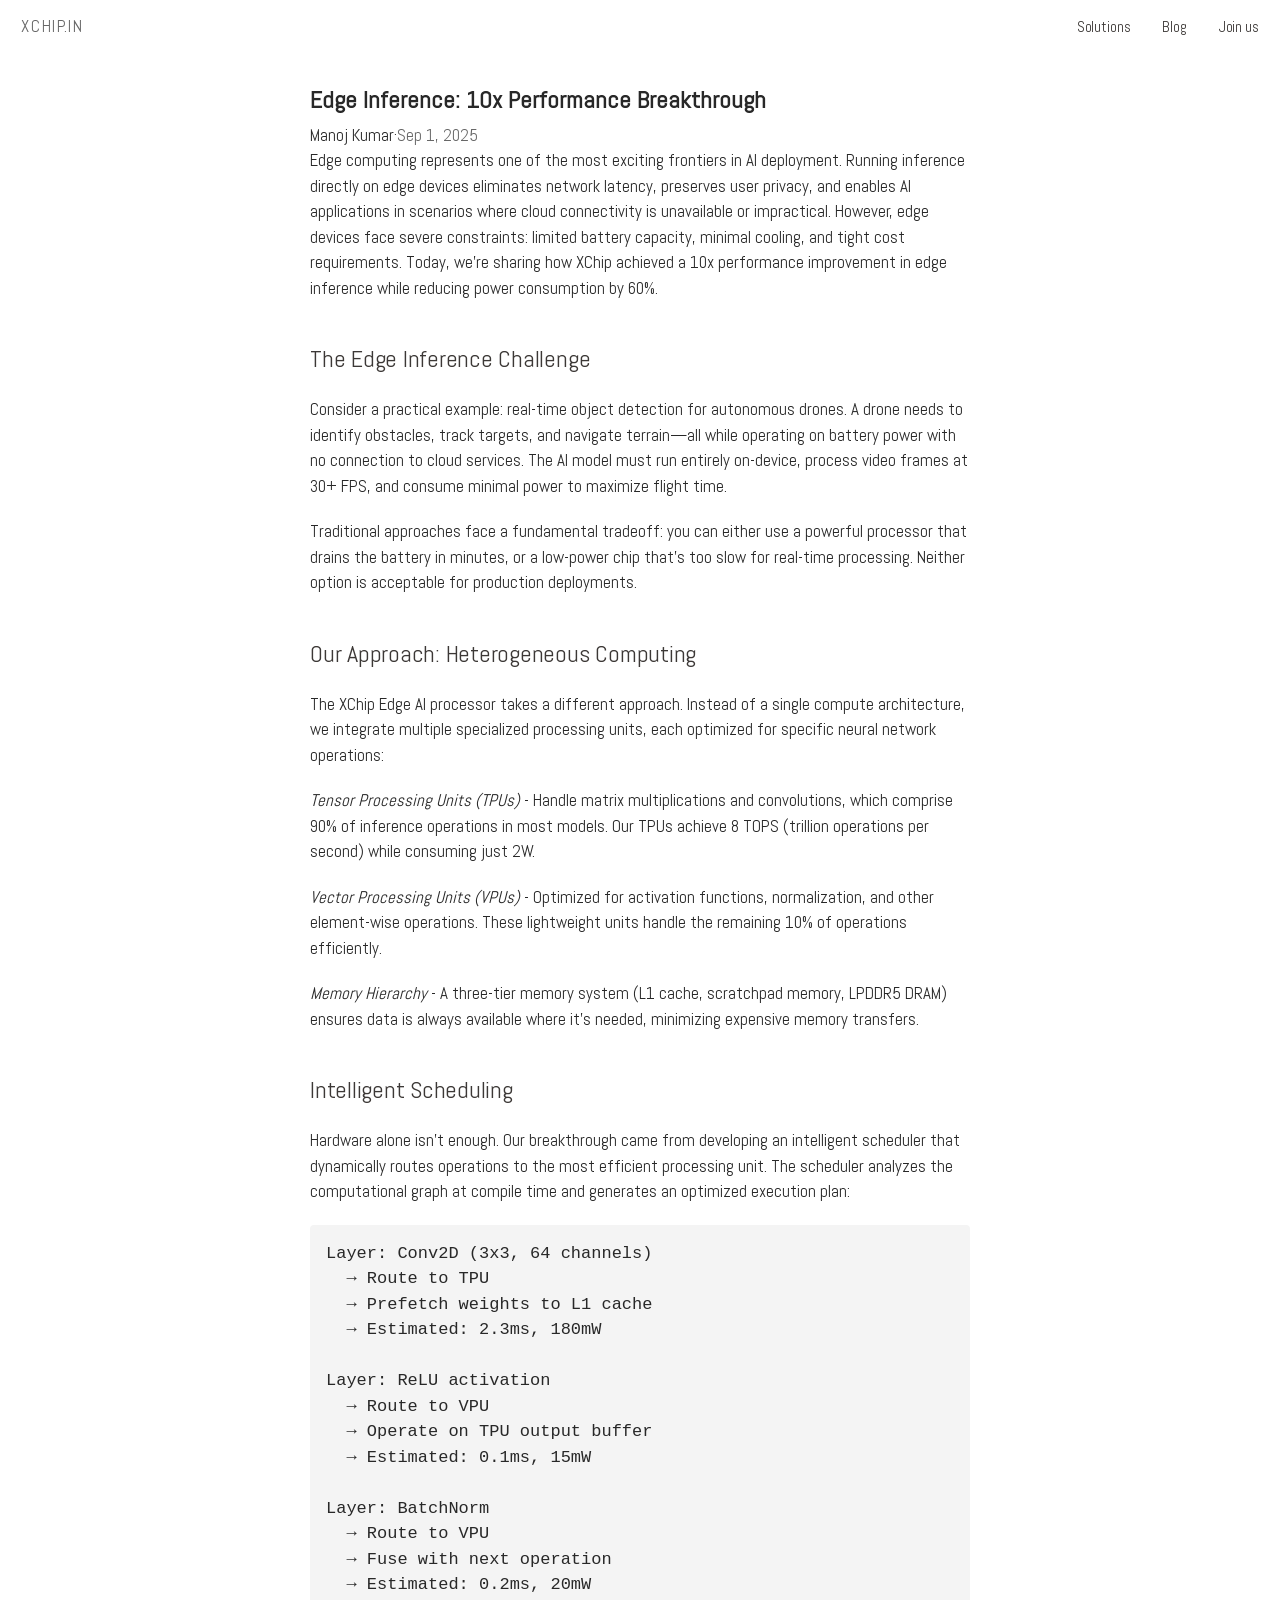
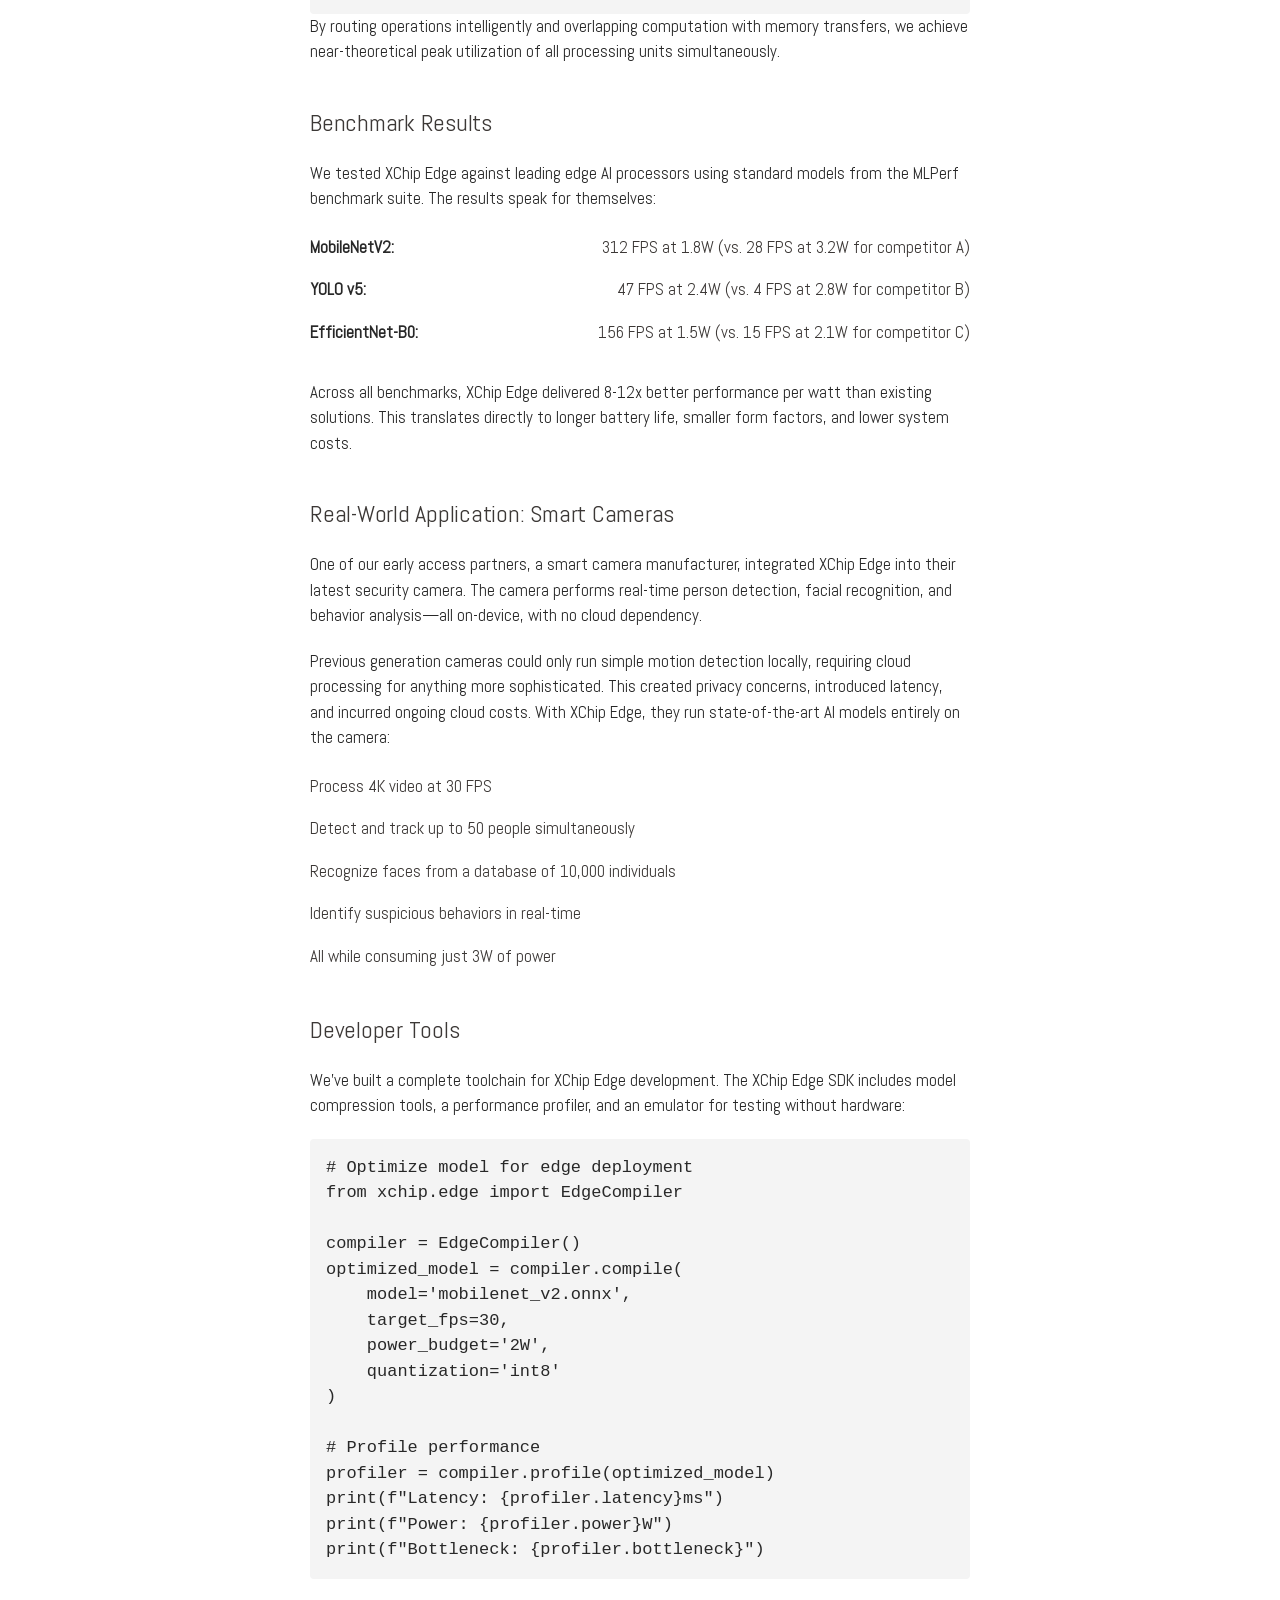
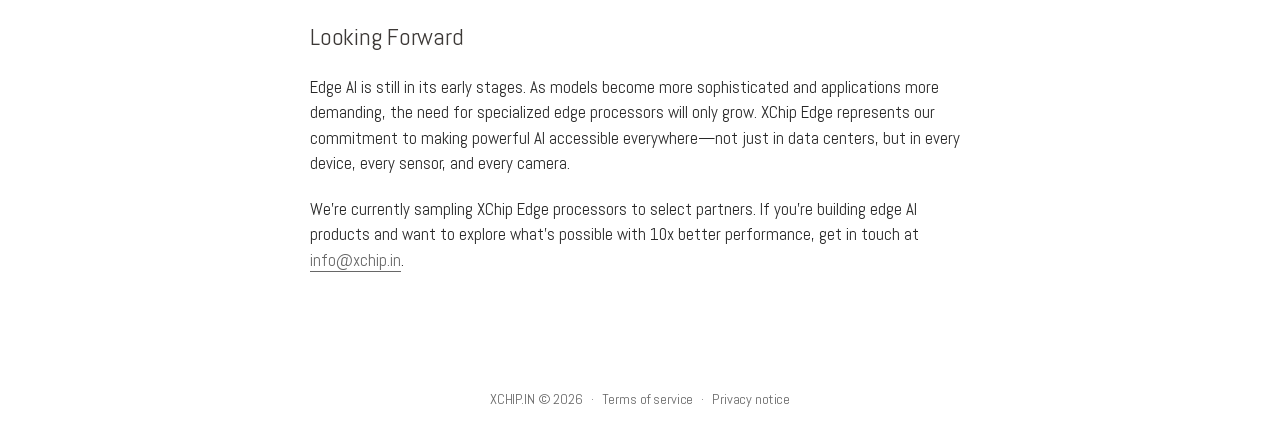
<file: blog/edge-inference-breakthrough.html>
<!DOCTYPE html><html lang="en" class="__variable_bde904 __variable_f241f1"><head><meta charSet="utf-8"/><meta name="viewport" content="width=device-width, initial-scale=1"/><link rel="preload" href="/_next/static/media/4c7c43bdd7a35c63-s.p.woff2" as="font" crossorigin="" type="font/woff2"/><link rel="preload" href="/_next/static/media/5e1bda47f81ec89a-s.p.woff2" as="font" crossorigin="" type="font/woff2"/><link rel="preload" href="/_next/static/media/6681946d7a6ccbb7-s.p.woff2" as="font" crossorigin="" type="font/woff2"/><link rel="preload" href="/_next/static/media/84f090e3b62fb9e3-s.p.woff2" as="font" crossorigin="" type="font/woff2"/><link rel="preload" href="/_next/static/media/e6fd32ec5acdd27d-s.p.woff2" as="font" crossorigin="" type="font/woff2"/><link rel="stylesheet" href="/_next/static/css/184c749d445ab6c7.css" data-precedence="next"/><link rel="preload" as="script" fetchPriority="low" href="/_next/static/chunks/webpack-5a1255510ad6fb88.js"/><script src="/_next/static/chunks/4bd1b696-7f4092adee896cfb.js" async=""></script><script src="/_next/static/chunks/517-1ec7c2b72d653d31.js" async=""></script><script src="/_next/static/chunks/main-app-2e4c3b704518624c.js" async=""></script><script src="/_next/static/chunks/396-ff464c46c90c9ffe.js" async=""></script><script src="/_next/static/chunks/app/blog/%5Bslug%5D/page-e79902f225b60bf8.js" async=""></script><meta name="next-size-adjust"/><title>XCHIP.IN</title><meta name="description" content="XCHIP.IN is an artificial intelligence research and product company building intelligent solutions for tomorrow&#x27;s challenges."/><link rel="icon" href="https://public.xchip.in/logo/logo-100.png"/><script src="/_next/static/chunks/polyfills-42372ed130431b0a.js" noModule=""></script></head><body><div id="wrapper"><header id="header"><div id="site-header" class="site-header" style="justify-content:space-between"><div class="site-header-left"><div class="navbar-logo "><a href="/">XCHIP.IN</a></div></div><div class="nav-group"><nav class="top-nav"><a href="/solutions">Solutions</a><a href="/blog">Blog</a><a href="/#join-us">Join us</a></nav><button id="menu-toggle" class="hamburger " aria-label="Open menu" aria-expanded="false" aria-controls="mobile-menu" type="button"><span></span><span></span><span></span></button></div></div><div id="mobile-menu" class="mobile-menu-overlay " aria-hidden="true" style="display:none"><div class="mobile-menu-header">XCHIP.IN</div><button class="mobile-menu-close" aria-label="Close menu">✕</button><nav class="mobile-menu-nav" role="navigation" aria-label="Mobile"><a href="/">Home</a><a href="/solutions">Solutions</a><a href="/blog">Blog</a><a href="/#join-us">Join us</a></nav></div></header><main id="main" class="index content"><article class="content blog-post"><h1>Edge Inference: 10x Performance Breakthrough</h1><div class="post-meta"><span class="author">Manoj Kumar</span><span class="separator">·</span><time>Sep 1, 2025</time></div><div class="post-content"><p>Edge computing represents one of the most exciting frontiers in AI deployment. Running inference directly on edge devices eliminates network latency, preserves user privacy, and enables AI applications in scenarios where cloud connectivity is unavailable or impractical. However, edge devices face severe constraints: limited battery capacity, minimal cooling, and tight cost requirements. Today, we&#x27;re sharing how XChip achieved a 10x performance improvement in edge inference while reducing power consumption by 60%.</p><h2>The Edge Inference Challenge</h2><p>Consider a practical example: real-time object detection for autonomous drones. A drone needs to identify obstacles, track targets, and navigate terrain—all while operating on battery power with no connection to cloud services. The AI model must run entirely on-device, process video frames at 30+ FPS, and consume minimal power to maximize flight time.</p><p>Traditional approaches face a fundamental tradeoff: you can either use a powerful processor that drains the battery in minutes, or a low-power chip that&#x27;s too slow for real-time processing. Neither option is acceptable for production deployments.</p><h2>Our Approach: Heterogeneous Computing</h2><p>The XChip Edge AI processor takes a different approach. Instead of a single compute architecture, we integrate multiple specialized processing units, each optimized for specific neural network operations:</p><p><em>Tensor Processing Units (TPUs)</em> - Handle matrix multiplications and convolutions, which comprise 90% of inference operations in most models. Our TPUs achieve 8 TOPS (trillion operations per second) while consuming just 2W.</p><p><em>Vector Processing Units (VPUs)</em> - Optimized for activation functions, normalization, and other element-wise operations. These lightweight units handle the remaining 10% of operations efficiently.</p><p><em>Memory Hierarchy</em> - A three-tier memory system (L1 cache, scratchpad memory, LPDDR5 DRAM) ensures data is always available where it&#x27;s needed, minimizing expensive memory transfers.</p><h2>Intelligent Scheduling</h2><p>Hardware alone isn&#x27;t enough. Our breakthrough came from developing an intelligent scheduler that dynamically routes operations to the most efficient processing unit. The scheduler analyzes the computational graph at compile time and generates an optimized execution plan:</p><pre style="background-color:#f4f4f4;padding:1rem;border-radius:4px;overflow:auto">Layer: Conv2D (3x3, 64 channels)
  → Route to TPU
  → Prefetch weights to L1 cache
  → Estimated: 2.3ms, 180mW

Layer: ReLU activation
  → Route to VPU
  → Operate on TPU output buffer
  → Estimated: 0.1ms, 15mW

Layer: BatchNorm
  → Route to VPU
  → Fuse with next operation
  → Estimated: 0.2ms, 20mW</pre><p>By routing operations intelligently and overlapping computation with memory transfers, we achieve near-theoretical peak utilization of all processing units simultaneously.</p><h2>Benchmark Results</h2><p>We tested XChip Edge against leading edge AI processors using standard models from the MLPerf benchmark suite. The results speak for themselves:</p><ul><li><strong>MobileNetV2:</strong> 312 FPS at 1.8W (vs. 28 FPS at 3.2W for competitor A)</li><li><strong>YOLO v5:</strong> 47 FPS at 2.4W (vs. 4 FPS at 2.8W for competitor B)</li><li><strong>EfficientNet-B0:</strong> 156 FPS at 1.5W (vs. 15 FPS at 2.1W for competitor C)</li></ul><p>Across all benchmarks, XChip Edge delivered 8-12x better performance per watt than existing solutions. This translates directly to longer battery life, smaller form factors, and lower system costs.</p><h2>Real-World Application: Smart Cameras</h2><p>One of our early access partners, a smart camera manufacturer, integrated XChip Edge into their latest security camera. The camera performs real-time person detection, facial recognition, and behavior analysis—all on-device, with no cloud dependency.</p><p>Previous generation cameras could only run simple motion detection locally, requiring cloud processing for anything more sophisticated. This created privacy concerns, introduced latency, and incurred ongoing cloud costs. With XChip Edge, they run state-of-the-art AI models entirely on the camera:</p><ul><li>Process 4K video at 30 FPS</li><li>Detect and track up to 50 people simultaneously</li><li>Recognize faces from a database of 10,000 individuals</li><li>Identify suspicious behaviors in real-time</li><li>All while consuming just 3W of power</li></ul><h2>Developer Tools</h2><p>We&#x27;ve built a complete toolchain for XChip Edge development. The XChip Edge SDK includes model compression tools, a performance profiler, and an emulator for testing without hardware:</p><pre style="background-color:#f4f4f4;padding:1rem;border-radius:4px;overflow:auto"># Optimize model for edge deployment
from xchip.edge import EdgeCompiler

compiler = EdgeCompiler()
optimized_model = compiler.compile(
    model=&#x27;mobilenet_v2.onnx&#x27;,
    target_fps=30,
    power_budget=&#x27;2W&#x27;,
    quantization=&#x27;int8&#x27;
)

# Profile performance
profiler = compiler.profile(optimized_model)
print(f&quot;Latency: {profiler.latency}ms&quot;)
print(f&quot;Power: {profiler.power}W&quot;)
print(f&quot;Bottleneck: {profiler.bottleneck}&quot;)</pre><h2>Looking Forward</h2><p>Edge AI is still in its early stages. As models become more sophisticated and applications more demanding, the need for specialized edge processors will only grow. XChip Edge represents our commitment to making powerful AI accessible everywhere—not just in data centers, but in every device, every sensor, and every camera.</p><p>We&#x27;re currently sampling XChip Edge processors to select partners. If you&#x27;re building edge AI products and want to explore what&#x27;s possible with 10x better performance, get in touch at <a href="mailto:info@xchip.in">info@xchip.in</a>.</p></div></article></main><footer id="footer"><div><span><a href="/">XCHIP.IN</a> © <!-- -->2026</span><span class="footer-separator" id="first-footer-separator">·</span><span><a href="/legal/terms">Terms of service</a></span><span class="footer-separator">·</span><span><a href="/legal/privacy">Privacy notice</a></span></div></footer></div><script src="/_next/static/chunks/webpack-5a1255510ad6fb88.js" async=""></script><script>(self.__next_f=self.__next_f||[]).push([0])</script><script>self.__next_f.push([1,"7:\"$Sreact.fragment\"\n8:I[5244,[],\"\"]\n9:I[3866,[],\"\"]\nb:I[6213,[],\"OutletBoundary\"]\nd:I[6213,[],\"MetadataBoundary\"]\nf:I[6213,[],\"ViewportBoundary\"]\n11:I[4835,[],\"\"]\n1:HL[\"/_next/static/media/4c7c43bdd7a35c63-s.p.woff2\",\"font\",{\"crossOrigin\":\"\",\"type\":\"font/woff2\"}]\n2:HL[\"/_next/static/media/5e1bda47f81ec89a-s.p.woff2\",\"font\",{\"crossOrigin\":\"\",\"type\":\"font/woff2\"}]\n3:HL[\"/_next/static/media/6681946d7a6ccbb7-s.p.woff2\",\"font\",{\"crossOrigin\":\"\",\"type\":\"font/woff2\"}]\n4:HL[\"/_next/static/media/84f090e3b62fb9e3-s.p.woff2\",\"font\",{\"crossOrigin\":\"\",\"type\":\"font/woff2\"}]\n5:HL[\"/_next/static/media/e6fd32ec5acdd27d-s.p.woff2\",\"font\",{\"crossOrigin\":\"\",\"type\":\"font/woff2\"}]\n6:HL[\"/_next/static/css/184c749d445ab6c7.css\",\"style\"]\n"])</script><script>self.__next_f.push([1,"0:{\"P\":null,\"b\":\"QswQ741Dr-mZb21B0FZ2A\",\"p\":\"\",\"c\":[\"\",\"blog\",\"edge-inference-breakthrough\"],\"i\":false,\"f\":[[[\"\",{\"children\":[\"blog\",{\"children\":[[\"slug\",\"edge-inference-breakthrough\",\"d\"],{\"children\":[\"__PAGE__\",{}]}]}]},\"$undefined\",\"$undefined\",true],[\"\",[\"$\",\"$7\",\"c\",{\"children\":[[[\"$\",\"link\",\"0\",{\"rel\":\"stylesheet\",\"href\":\"/_next/static/css/184c749d445ab6c7.css\",\"precedence\":\"next\",\"crossOrigin\":\"$undefined\",\"nonce\":\"$undefined\"}]],[\"$\",\"html\",null,{\"lang\":\"en\",\"className\":\"__variable_bde904 __variable_f241f1\",\"children\":[\"$\",\"body\",null,{\"children\":[\"$\",\"$L8\",null,{\"parallelRouterKey\":\"children\",\"segmentPath\":[\"children\"],\"error\":\"$undefined\",\"errorStyles\":\"$undefined\",\"errorScripts\":\"$undefined\",\"template\":[\"$\",\"$L9\",null,{}],\"templateStyles\":\"$undefined\",\"templateScripts\":\"$undefined\",\"notFound\":[[\"$\",\"title\",null,{\"children\":\"404: This page could not be found.\"}],[\"$\",\"div\",null,{\"style\":{\"fontFamily\":\"system-ui,\\\"Segoe UI\\\",Roboto,Helvetica,Arial,sans-serif,\\\"Apple Color Emoji\\\",\\\"Segoe UI Emoji\\\"\",\"height\":\"100vh\",\"textAlign\":\"center\",\"display\":\"flex\",\"flexDirection\":\"column\",\"alignItems\":\"center\",\"justifyContent\":\"center\"},\"children\":[\"$\",\"div\",null,{\"children\":[[\"$\",\"style\",null,{\"dangerouslySetInnerHTML\":{\"__html\":\"body{color:#000;background:#fff;margin:0}.next-error-h1{border-right:1px solid rgba(0,0,0,.3)}@media (prefers-color-scheme:dark){body{color:#fff;background:#000}.next-error-h1{border-right:1px solid rgba(255,255,255,.3)}}\"}}],[\"$\",\"h1\",null,{\"className\":\"next-error-h1\",\"style\":{\"display\":\"inline-block\",\"margin\":\"0 20px 0 0\",\"padding\":\"0 23px 0 0\",\"fontSize\":24,\"fontWeight\":500,\"verticalAlign\":\"top\",\"lineHeight\":\"49px\"},\"children\":\"404\"}],[\"$\",\"div\",null,{\"style\":{\"display\":\"inline-block\"},\"children\":[\"$\",\"h2\",null,{\"style\":{\"fontSize\":14,\"fontWeight\":400,\"lineHeight\":\"49px\",\"margin\":0},\"children\":\"This page could not be found.\"}]}]]}]}]],\"notFoundStyles\":[]}]}]}]]}],{\"children\":[\"blog\",[\"$\",\"$7\",\"c\",{\"children\":[null,[\"$\",\"$L8\",null,{\"parallelRouterKey\":\"children\",\"segmentPath\":[\"children\",\"blog\",\"children\"],\"error\":\"$undefined\",\"errorStyles\":\"$undefined\",\"errorScripts\":\"$undefined\",\"template\":[\"$\",\"$L9\",null,{}],\"templateStyles\":\"$undefined\",\"templateScripts\":\"$undefined\",\"notFound\":\"$undefined\",\"notFoundStyles\":\"$undefined\"}]]}],{\"children\":[[\"slug\",\"edge-inference-breakthrough\",\"d\"],[\"$\",\"$7\",\"c\",{\"children\":[null,[\"$\",\"$L8\",null,{\"parallelRouterKey\":\"children\",\"segmentPath\":[\"children\",\"blog\",\"children\",\"$0:f:0:1:2:children:2:children:0\",\"children\"],\"error\":\"$undefined\",\"errorStyles\":\"$undefined\",\"errorScripts\":\"$undefined\",\"template\":[\"$\",\"$L9\",null,{}],\"templateStyles\":\"$undefined\",\"templateScripts\":\"$undefined\",\"notFound\":\"$undefined\",\"notFoundStyles\":\"$undefined\"}]]}],{\"children\":[\"__PAGE__\",[\"$\",\"$7\",\"c\",{\"children\":[\"$La\",null,[\"$\",\"$Lb\",null,{\"children\":\"$Lc\"}]]}],{},null]},null]},null]},null],[\"$\",\"$7\",\"h\",{\"children\":[null,[\"$\",\"$7\",\"wxiH6q7a1TquME7NmLNWy\",{\"children\":[[\"$\",\"$Ld\",null,{\"children\":\"$Le\"}],[\"$\",\"$Lf\",null,{\"children\":\"$L10\"}],[\"$\",\"meta\",null,{\"name\":\"next-size-adjust\"}]]}]]}]]],\"m\":\"$undefined\",\"G\":[\"$11\",\"$undefined\"],\"s\":false,\"S\":true}\n"])</script><script>self.__next_f.push([1,"12:I[4719,[\"396\",\"static/chunks/396-ff464c46c90c9ffe.js\",\"953\",\"static/chunks/app/blog/%5Bslug%5D/page-e79902f225b60bf8.js\"],\"default\"]\n13:I[4839,[\"396\",\"static/chunks/396-ff464c46c90c9ffe.js\",\"953\",\"static/chunks/app/blog/%5Bslug%5D/page-e79902f225b60bf8.js\"],\"\"]\n"])</script><script>self.__next_f.push([1,"a:[\"$\",\"div\",null,{\"id\":\"wrapper\",\"children\":[[\"$\",\"$L12\",null,{\"showLogo\":false}],[\"$\",\"main\",null,{\"id\":\"main\",\"className\":\"index content\",\"children\":[\"$\",\"article\",null,{\"className\":\"content blog-post\",\"children\":[[\"$\",\"h1\",null,{\"children\":\"Edge Inference: 10x Performance Breakthrough\"}],[\"$\",\"div\",null,{\"className\":\"post-meta\",\"children\":[[\"$\",\"span\",null,{\"className\":\"author\",\"children\":\"Manoj Kumar\"}],[\"$\",\"span\",null,{\"className\":\"separator\",\"children\":\"·\"}],[\"$\",\"time\",null,{\"children\":\"Sep 1, 2025\"}]]}],[\"$\",\"div\",null,{\"className\":\"post-content\",\"children\":[[\"$\",\"p\",null,{\"children\":\"Edge computing represents one of the most exciting frontiers in AI deployment. Running inference directly on edge devices eliminates network latency, preserves user privacy, and enables AI applications in scenarios where cloud connectivity is unavailable or impractical. However, edge devices face severe constraints: limited battery capacity, minimal cooling, and tight cost requirements. Today, we're sharing how XChip achieved a 10x performance improvement in edge inference while reducing power consumption by 60%.\"}],[\"$\",\"h2\",null,{\"children\":\"The Edge Inference Challenge\"}],[\"$\",\"p\",null,{\"children\":\"Consider a practical example: real-time object detection for autonomous drones. A drone needs to identify obstacles, track targets, and navigate terrain—all while operating on battery power with no connection to cloud services. The AI model must run entirely on-device, process video frames at 30+ FPS, and consume minimal power to maximize flight time.\"}],[\"$\",\"p\",null,{\"children\":\"Traditional approaches face a fundamental tradeoff: you can either use a powerful processor that drains the battery in minutes, or a low-power chip that's too slow for real-time processing. Neither option is acceptable for production deployments.\"}],[\"$\",\"h2\",null,{\"children\":\"Our Approach: Heterogeneous Computing\"}],[\"$\",\"p\",null,{\"children\":\"The XChip Edge AI processor takes a different approach. Instead of a single compute architecture, we integrate multiple specialized processing units, each optimized for specific neural network operations:\"}],[\"$\",\"p\",null,{\"children\":[[\"$\",\"em\",null,{\"children\":\"Tensor Processing Units (TPUs)\"}],\" - Handle matrix multiplications and convolutions, which comprise 90% of inference operations in most models. Our TPUs achieve 8 TOPS (trillion operations per second) while consuming just 2W.\"]}],[\"$\",\"p\",null,{\"children\":[[\"$\",\"em\",null,{\"children\":\"Vector Processing Units (VPUs)\"}],\" - Optimized for activation functions, normalization, and other element-wise operations. These lightweight units handle the remaining 10% of operations efficiently.\"]}],[\"$\",\"p\",null,{\"children\":[[\"$\",\"em\",null,{\"children\":\"Memory Hierarchy\"}],\" - A three-tier memory system (L1 cache, scratchpad memory, LPDDR5 DRAM) ensures data is always available where it's needed, minimizing expensive memory transfers.\"]}],[\"$\",\"h2\",null,{\"children\":\"Intelligent Scheduling\"}],[\"$\",\"p\",null,{\"children\":\"Hardware alone isn't enough. Our breakthrough came from developing an intelligent scheduler that dynamically routes operations to the most efficient processing unit. The scheduler analyzes the computational graph at compile time and generates an optimized execution plan:\"}],[\"$\",\"pre\",null,{\"style\":{\"backgroundColor\":\"#f4f4f4\",\"padding\":\"1rem\",\"borderRadius\":\"4px\",\"overflow\":\"auto\"},\"children\":\"Layer: Conv2D (3x3, 64 channels)\\n  → Route to TPU\\n  → Prefetch weights to L1 cache\\n  → Estimated: 2.3ms, 180mW\\n\\nLayer: ReLU activation\\n  → Route to VPU\\n  → Operate on TPU output buffer\\n  → Estimated: 0.1ms, 15mW\\n\\nLayer: BatchNorm\\n  → Route to VPU\\n  → Fuse with next operation\\n  → Estimated: 0.2ms, 20mW\"}],[\"$\",\"p\",null,{\"children\":\"By routing operations intelligently and overlapping computation with memory transfers, we achieve near-theoretical peak utilization of all processing units simultaneously.\"}],[\"$\",\"h2\",null,{\"children\":\"Benchmark Results\"}],[\"$\",\"p\",null,{\"children\":\"We tested XChip Edge against leading edge AI processors using standard models from the MLPerf benchmark suite. The results speak for themselves:\"}],[\"$\",\"ul\",null,{\"children\":[[\"$\",\"li\",null,{\"children\":[[\"$\",\"strong\",null,{\"children\":\"MobileNetV2:\"}],\" 312 FPS at 1.8W (vs. 28 FPS at 3.2W for competitor A)\"]}],[\"$\",\"li\",null,{\"children\":[[\"$\",\"strong\",null,{\"children\":\"YOLO v5:\"}],\" 47 FPS at 2.4W (vs. 4 FPS at 2.8W for competitor B)\"]}],[\"$\",\"li\",null,{\"children\":[[\"$\",\"strong\",null,{\"children\":\"EfficientNet-B0:\"}],\" 156 FPS at 1.5W (vs. 15 FPS at 2.1W for competitor C)\"]}]]}],[\"$\",\"p\",null,{\"children\":\"Across all benchmarks, XChip Edge delivered 8-12x better performance per watt than existing solutions. This translates directly to longer battery life, smaller form factors, and lower system costs.\"}],[\"$\",\"h2\",null,{\"children\":\"Real-World Application: Smart Cameras\"}],[\"$\",\"p\",null,{\"children\":\"One of our early access partners, a smart camera manufacturer, integrated XChip Edge into their latest security camera. The camera performs real-time person detection, facial recognition, and behavior analysis—all on-device, with no cloud dependency.\"}],[\"$\",\"p\",null,{\"children\":\"Previous generation cameras could only run simple motion detection locally, requiring cloud processing for anything more sophisticated. This created privacy concerns, introduced latency, and incurred ongoing cloud costs. With XChip Edge, they run state-of-the-art AI models entirely on the camera:\"}],[\"$\",\"ul\",null,{\"children\":[[\"$\",\"li\",null,{\"children\":\"Process 4K video at 30 FPS\"}],[\"$\",\"li\",null,{\"children\":\"Detect and track up to 50 people simultaneously\"}],[\"$\",\"li\",null,{\"children\":\"Recognize faces from a database of 10,000 individuals\"}],[\"$\",\"li\",null,{\"children\":\"Identify suspicious behaviors in real-time\"}],[\"$\",\"li\",null,{\"children\":\"All while consuming just 3W of power\"}]]}],[\"$\",\"h2\",null,{\"children\":\"Developer Tools\"}],[\"$\",\"p\",null,{\"children\":\"We've built a complete toolchain for XChip Edge development. The XChip Edge SDK includes model compression tools, a performance profiler, and an emulator for testing without hardware:\"}],[\"$\",\"pre\",null,{\"style\":{\"backgroundColor\":\"#f4f4f4\",\"padding\":\"1rem\",\"borderRadius\":\"4px\",\"overflow\":\"auto\"},\"children\":\"# Optimize model for edge deployment\\nfrom xchip.edge import EdgeCompiler\\n\\ncompiler = EdgeCompiler()\\noptimized_model = compiler.compile(\\n    model='mobilenet_v2.onnx',\\n    target_fps=30,\\n    power_budget='2W',\\n    quantization='int8'\\n)\\n\\n# Profile performance\\nprofiler = compiler.profile(optimized_model)\\nprint(f\\\"Latency: {profiler.latency}ms\\\")\\nprint(f\\\"Power: {profiler.power}W\\\")\\nprint(f\\\"Bottleneck: {profiler.bottleneck}\\\")\"}],[\"$\",\"h2\",null,{\"children\":\"Looking Forward\"}],[\"$\",\"p\",null,{\"children\":\"Edge AI is still in its early stages. As models become more sophisticated and applications more demanding, the need for specialized edge processors will only grow. XChip Edge represents our commitment to making powerful AI accessible everywhere—not just in data centers, but in every device, every sensor, and every camera.\"}],[\"$\",\"p\",null,{\"children\":[\"We're currently sampling XChip Edge processors to select partners. If you're building edge AI products and want to explore what's possible with 10x better performance, get in touch at \",[\"$\",\"a\",null,{\"href\":\"mailto:info@xchip.in\",\"children\":\"info@xchip.in\"}],\".\"]}]]}]]}]}],[\"$\",\"footer\",null,{\"id\":\"footer\",\"children\":[\"$\",\"div\",null,{\"children\":[[\"$\",\"span\",null,{\"suppressHydrationWarning\":true,\"children\":[[\"$\",\"$L13\",null,{\"href\":\"/\",\"children\":\"XCHIP.IN\"}],\" © \",2026]}],[\"$\",\"span\",null,{\"className\":\"footer-separator\",\"id\":\"first-footer-separator\",\"children\":\"·\"}],[\"$\",\"span\",null,{\"children\":[\"$\",\"$L13\",null,{\"href\":\"/legal/terms\",\"children\":\"Terms of service\"}]}],[\"$\",\"span\",null,{\"className\":\"footer-separator\",\"children\":\"·\"}],[\"$\",\"span\",null,{\"children\":[\"$\",\"$L13\",null,{\"href\":\"/legal/privacy\",\"children\":\"Privacy notice\"}]}]]}]}]]}]\n"])</script><script>self.__next_f.push([1,"10:[[\"$\",\"meta\",\"0\",{\"name\":\"viewport\",\"content\":\"width=device-width, initial-scale=1\"}]]\ne:[[\"$\",\"meta\",\"0\",{\"charSet\":\"utf-8\"}],[\"$\",\"title\",\"1\",{\"children\":\"XCHIP.IN\"}],[\"$\",\"meta\",\"2\",{\"name\":\"description\",\"content\":\"XCHIP.IN is an artificial intelligence research and product company building intelligent solutions for tomorrow's challenges.\"}],[\"$\",\"link\",\"3\",{\"rel\":\"icon\",\"href\":\"https://public.xchip.in/logo/logo-100.png\"}]]\n"])</script><script>self.__next_f.push([1,"c:null\n"])</script></body></html>
</file>
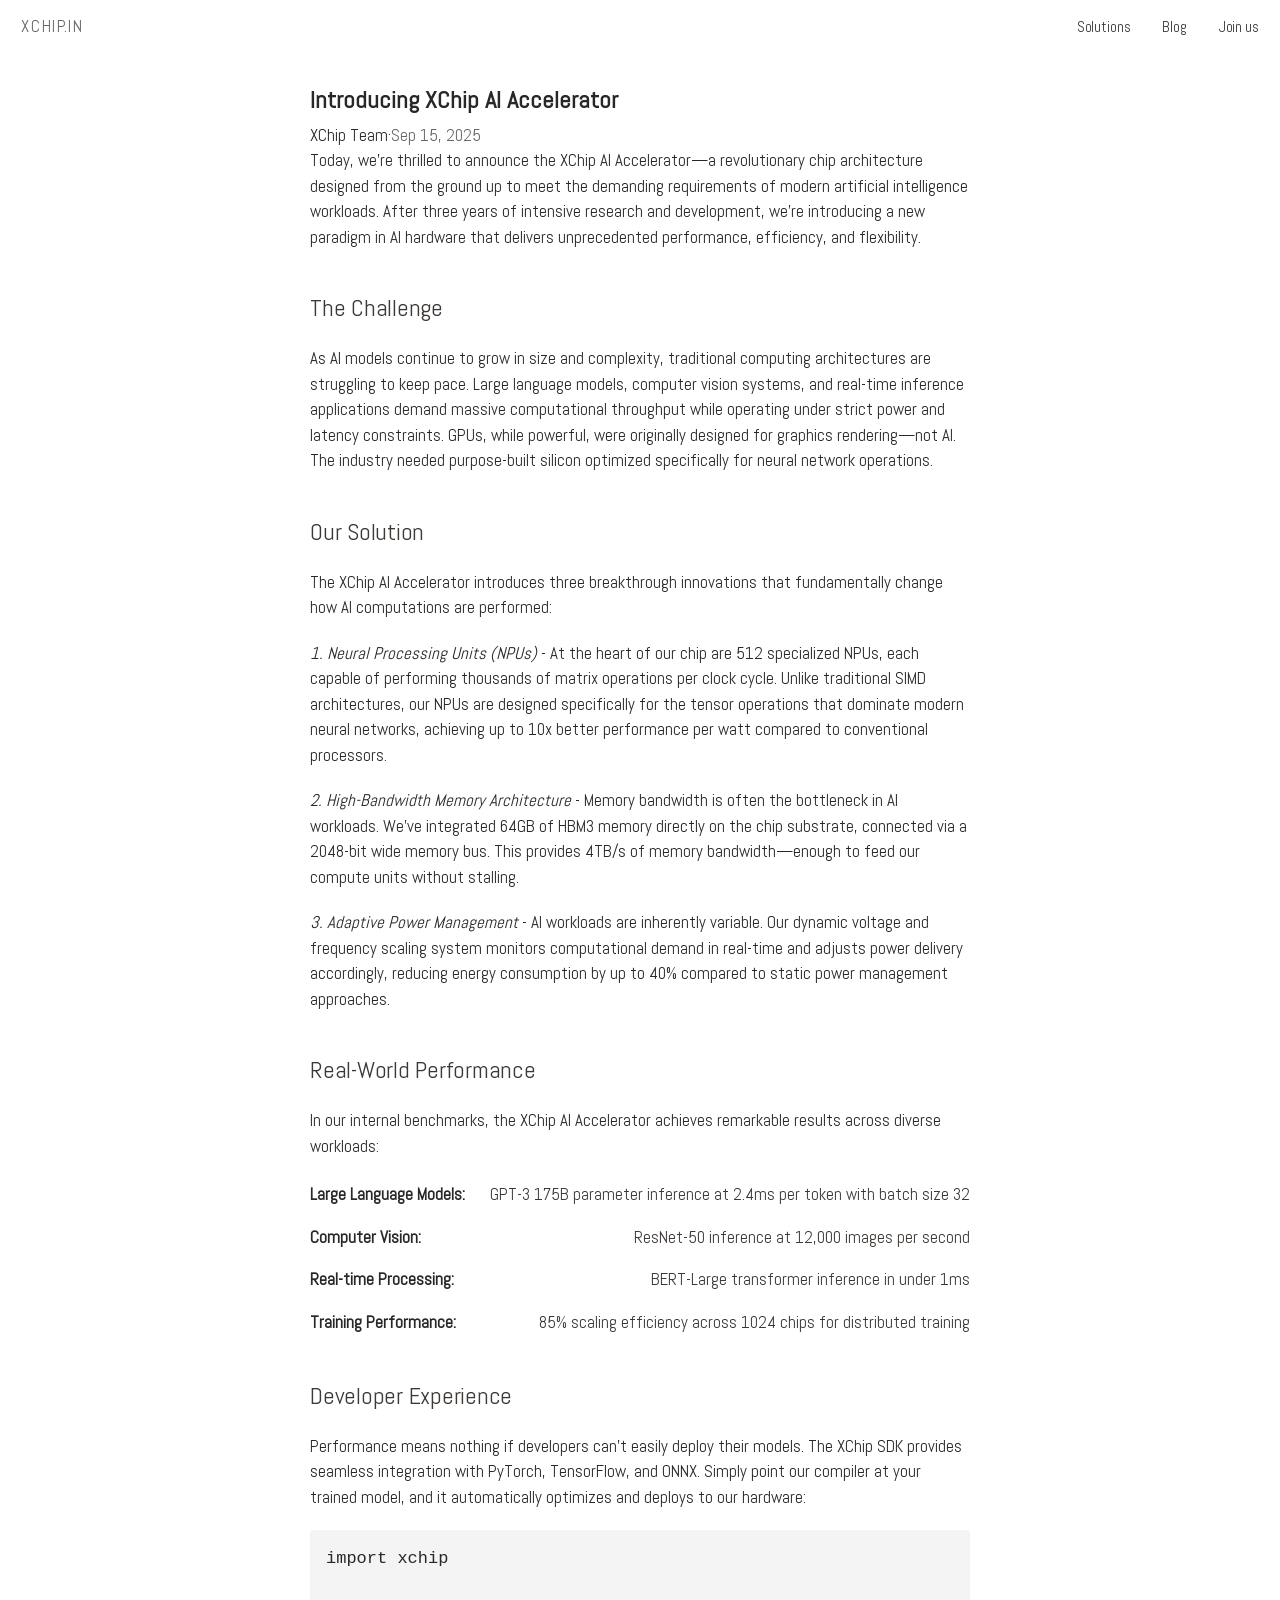
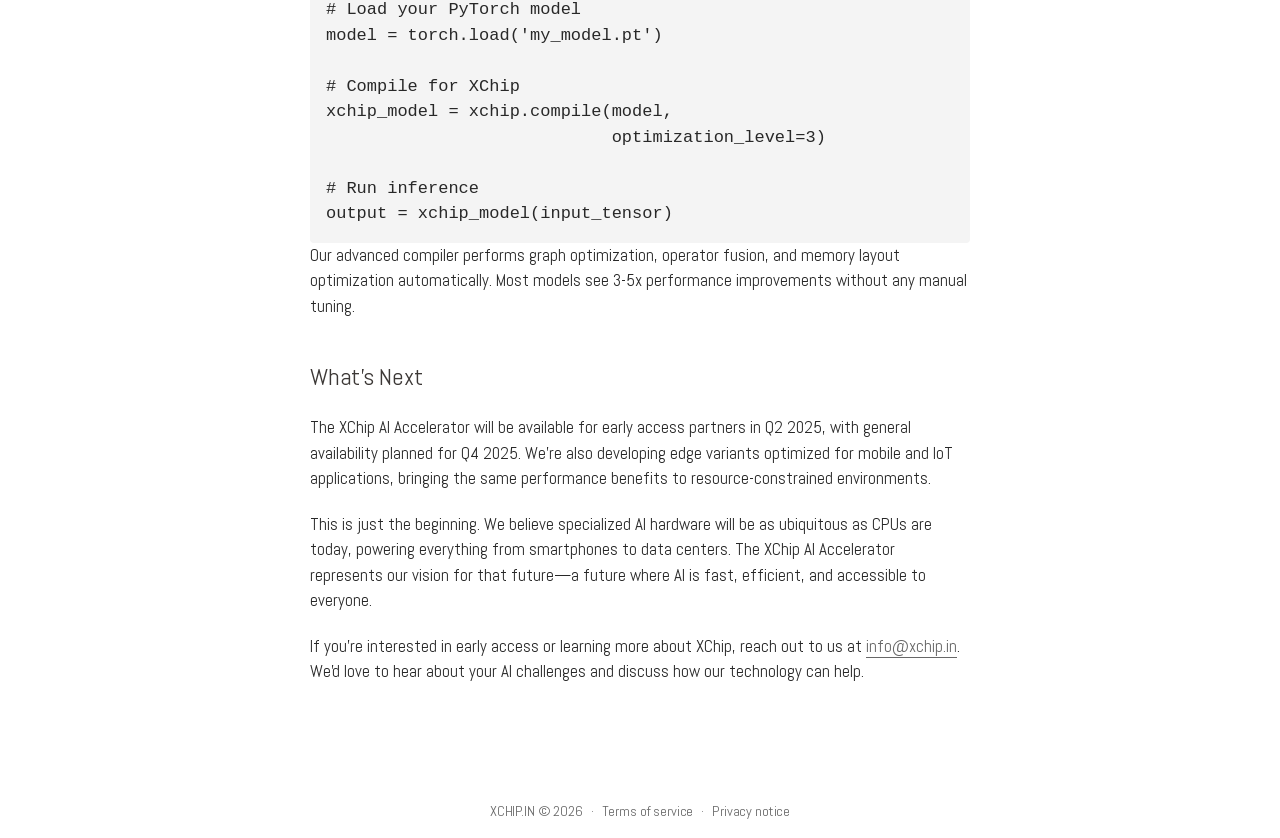
<file: blog/introducing-xchip-ai-accelerator.html>
<!DOCTYPE html><html lang="en" class="__variable_bde904 __variable_f241f1"><head><meta charSet="utf-8"/><meta name="viewport" content="width=device-width, initial-scale=1"/><link rel="preload" href="/_next/static/media/4c7c43bdd7a35c63-s.p.woff2" as="font" crossorigin="" type="font/woff2"/><link rel="preload" href="/_next/static/media/5e1bda47f81ec89a-s.p.woff2" as="font" crossorigin="" type="font/woff2"/><link rel="preload" href="/_next/static/media/6681946d7a6ccbb7-s.p.woff2" as="font" crossorigin="" type="font/woff2"/><link rel="preload" href="/_next/static/media/84f090e3b62fb9e3-s.p.woff2" as="font" crossorigin="" type="font/woff2"/><link rel="preload" href="/_next/static/media/e6fd32ec5acdd27d-s.p.woff2" as="font" crossorigin="" type="font/woff2"/><link rel="stylesheet" href="/_next/static/css/184c749d445ab6c7.css" data-precedence="next"/><link rel="preload" as="script" fetchPriority="low" href="/_next/static/chunks/webpack-5a1255510ad6fb88.js"/><script src="/_next/static/chunks/4bd1b696-7f4092adee896cfb.js" async=""></script><script src="/_next/static/chunks/517-1ec7c2b72d653d31.js" async=""></script><script src="/_next/static/chunks/main-app-2e4c3b704518624c.js" async=""></script><script src="/_next/static/chunks/396-ff464c46c90c9ffe.js" async=""></script><script src="/_next/static/chunks/app/blog/%5Bslug%5D/page-e79902f225b60bf8.js" async=""></script><meta name="next-size-adjust"/><title>XCHIP.IN</title><meta name="description" content="XCHIP.IN is an artificial intelligence research and product company building intelligent solutions for tomorrow&#x27;s challenges."/><link rel="icon" href="https://public.xchip.in/logo/logo-100.png"/><script src="/_next/static/chunks/polyfills-42372ed130431b0a.js" noModule=""></script></head><body><div id="wrapper"><header id="header"><div id="site-header" class="site-header" style="justify-content:space-between"><div class="site-header-left"><div class="navbar-logo "><a href="/">XCHIP.IN</a></div></div><div class="nav-group"><nav class="top-nav"><a href="/solutions">Solutions</a><a href="/blog">Blog</a><a href="/#join-us">Join us</a></nav><button id="menu-toggle" class="hamburger " aria-label="Open menu" aria-expanded="false" aria-controls="mobile-menu" type="button"><span></span><span></span><span></span></button></div></div><div id="mobile-menu" class="mobile-menu-overlay " aria-hidden="true" style="display:none"><div class="mobile-menu-header">XCHIP.IN</div><button class="mobile-menu-close" aria-label="Close menu">✕</button><nav class="mobile-menu-nav" role="navigation" aria-label="Mobile"><a href="/">Home</a><a href="/solutions">Solutions</a><a href="/blog">Blog</a><a href="/#join-us">Join us</a></nav></div></header><main id="main" class="index content"><article class="content blog-post"><h1>Introducing XChip AI Accelerator</h1><div class="post-meta"><span class="author">XChip Team</span><span class="separator">·</span><time>Sep 15, 2025</time></div><div class="post-content"><p>Today, we&#x27;re thrilled to announce the XChip AI Accelerator—a revolutionary chip architecture designed from the ground up to meet the demanding requirements of modern artificial intelligence workloads. After three years of intensive research and development, we&#x27;re introducing a new paradigm in AI hardware that delivers unprecedented performance, efficiency, and flexibility.</p><h2>The Challenge</h2><p>As AI models continue to grow in size and complexity, traditional computing architectures are struggling to keep pace. Large language models, computer vision systems, and real-time inference applications demand massive computational throughput while operating under strict power and latency constraints. GPUs, while powerful, were originally designed for graphics rendering—not AI. The industry needed purpose-built silicon optimized specifically for neural network operations.</p><h2>Our Solution</h2><p>The XChip AI Accelerator introduces three breakthrough innovations that fundamentally change how AI computations are performed:</p><p><em>1. Neural Processing Units (NPUs)</em> - At the heart of our chip are 512 specialized NPUs, each capable of performing thousands of matrix operations per clock cycle. Unlike traditional SIMD architectures, our NPUs are designed specifically for the tensor operations that dominate modern neural networks, achieving up to 10x better performance per watt compared to conventional processors.</p><p><em>2. High-Bandwidth Memory Architecture</em> - Memory bandwidth is often the bottleneck in AI workloads. We&#x27;ve integrated 64GB of HBM3 memory directly on the chip substrate, connected via a 2048-bit wide memory bus. This provides 4TB/s of memory bandwidth—enough to feed our compute units without stalling.</p><p><em>3. Adaptive Power Management</em> - AI workloads are inherently variable. Our dynamic voltage and frequency scaling system monitors computational demand in real-time and adjusts power delivery accordingly, reducing energy consumption by up to 40% compared to static power management approaches.</p><h2>Real-World Performance</h2><p>In our internal benchmarks, the XChip AI Accelerator achieves remarkable results across diverse workloads:</p><ul><li><strong>Large Language Models:</strong> GPT-3 175B parameter inference at 2.4ms per token with batch size 32</li><li><strong>Computer Vision:</strong> ResNet-50 inference at 12,000 images per second</li><li><strong>Real-time Processing:</strong> BERT-Large transformer inference in under 1ms</li><li><strong>Training Performance:</strong> 85% scaling efficiency across 1024 chips for distributed training</li></ul><h2>Developer Experience</h2><p>Performance means nothing if developers can&#x27;t easily deploy their models. The XChip SDK provides seamless integration with PyTorch, TensorFlow, and ONNX. Simply point our compiler at your trained model, and it automatically optimizes and deploys to our hardware:</p><pre style="background-color:#f4f4f4;padding:1rem;border-radius:4px;overflow:auto">import xchip

# Load your PyTorch model
model = torch.load(&#x27;my_model.pt&#x27;)

# Compile for XChip
xchip_model = xchip.compile(model,
                            optimization_level=3)

# Run inference
output = xchip_model(input_tensor)</pre><p>Our advanced compiler performs graph optimization, operator fusion, and memory layout optimization automatically. Most models see 3-5x performance improvements without any manual tuning.</p><h2>What&#x27;s Next</h2><p>The XChip AI Accelerator will be available for early access partners in Q2 2025, with general availability planned for Q4 2025. We&#x27;re also developing edge variants optimized for mobile and IoT applications, bringing the same performance benefits to resource-constrained environments.</p><p>This is just the beginning. We believe specialized AI hardware will be as ubiquitous as CPUs are today, powering everything from smartphones to data centers. The XChip AI Accelerator represents our vision for that future—a future where AI is fast, efficient, and accessible to everyone.</p><p>If you&#x27;re interested in early access or learning more about XChip, reach out to us at <a href="mailto:info@xchip.in">info@xchip.in</a>. We&#x27;d love to hear about your AI challenges and discuss how our technology can help.</p></div></article></main><footer id="footer"><div><span><a href="/">XCHIP.IN</a> © <!-- -->2026</span><span class="footer-separator" id="first-footer-separator">·</span><span><a href="/legal/terms">Terms of service</a></span><span class="footer-separator">·</span><span><a href="/legal/privacy">Privacy notice</a></span></div></footer></div><script src="/_next/static/chunks/webpack-5a1255510ad6fb88.js" async=""></script><script>(self.__next_f=self.__next_f||[]).push([0])</script><script>self.__next_f.push([1,"7:\"$Sreact.fragment\"\n8:I[5244,[],\"\"]\n9:I[3866,[],\"\"]\nb:I[6213,[],\"OutletBoundary\"]\nd:I[6213,[],\"MetadataBoundary\"]\nf:I[6213,[],\"ViewportBoundary\"]\n11:I[4835,[],\"\"]\n1:HL[\"/_next/static/media/4c7c43bdd7a35c63-s.p.woff2\",\"font\",{\"crossOrigin\":\"\",\"type\":\"font/woff2\"}]\n2:HL[\"/_next/static/media/5e1bda47f81ec89a-s.p.woff2\",\"font\",{\"crossOrigin\":\"\",\"type\":\"font/woff2\"}]\n3:HL[\"/_next/static/media/6681946d7a6ccbb7-s.p.woff2\",\"font\",{\"crossOrigin\":\"\",\"type\":\"font/woff2\"}]\n4:HL[\"/_next/static/media/84f090e3b62fb9e3-s.p.woff2\",\"font\",{\"crossOrigin\":\"\",\"type\":\"font/woff2\"}]\n5:HL[\"/_next/static/media/e6fd32ec5acdd27d-s.p.woff2\",\"font\",{\"crossOrigin\":\"\",\"type\":\"font/woff2\"}]\n6:HL[\"/_next/static/css/184c749d445ab6c7.css\",\"style\"]\n"])</script><script>self.__next_f.push([1,"0:{\"P\":null,\"b\":\"QswQ741Dr-mZb21B0FZ2A\",\"p\":\"\",\"c\":[\"\",\"blog\",\"introducing-xchip-ai-accelerator\"],\"i\":false,\"f\":[[[\"\",{\"children\":[\"blog\",{\"children\":[[\"slug\",\"introducing-xchip-ai-accelerator\",\"d\"],{\"children\":[\"__PAGE__\",{}]}]}]},\"$undefined\",\"$undefined\",true],[\"\",[\"$\",\"$7\",\"c\",{\"children\":[[[\"$\",\"link\",\"0\",{\"rel\":\"stylesheet\",\"href\":\"/_next/static/css/184c749d445ab6c7.css\",\"precedence\":\"next\",\"crossOrigin\":\"$undefined\",\"nonce\":\"$undefined\"}]],[\"$\",\"html\",null,{\"lang\":\"en\",\"className\":\"__variable_bde904 __variable_f241f1\",\"children\":[\"$\",\"body\",null,{\"children\":[\"$\",\"$L8\",null,{\"parallelRouterKey\":\"children\",\"segmentPath\":[\"children\"],\"error\":\"$undefined\",\"errorStyles\":\"$undefined\",\"errorScripts\":\"$undefined\",\"template\":[\"$\",\"$L9\",null,{}],\"templateStyles\":\"$undefined\",\"templateScripts\":\"$undefined\",\"notFound\":[[\"$\",\"title\",null,{\"children\":\"404: This page could not be found.\"}],[\"$\",\"div\",null,{\"style\":{\"fontFamily\":\"system-ui,\\\"Segoe UI\\\",Roboto,Helvetica,Arial,sans-serif,\\\"Apple Color Emoji\\\",\\\"Segoe UI Emoji\\\"\",\"height\":\"100vh\",\"textAlign\":\"center\",\"display\":\"flex\",\"flexDirection\":\"column\",\"alignItems\":\"center\",\"justifyContent\":\"center\"},\"children\":[\"$\",\"div\",null,{\"children\":[[\"$\",\"style\",null,{\"dangerouslySetInnerHTML\":{\"__html\":\"body{color:#000;background:#fff;margin:0}.next-error-h1{border-right:1px solid rgba(0,0,0,.3)}@media (prefers-color-scheme:dark){body{color:#fff;background:#000}.next-error-h1{border-right:1px solid rgba(255,255,255,.3)}}\"}}],[\"$\",\"h1\",null,{\"className\":\"next-error-h1\",\"style\":{\"display\":\"inline-block\",\"margin\":\"0 20px 0 0\",\"padding\":\"0 23px 0 0\",\"fontSize\":24,\"fontWeight\":500,\"verticalAlign\":\"top\",\"lineHeight\":\"49px\"},\"children\":\"404\"}],[\"$\",\"div\",null,{\"style\":{\"display\":\"inline-block\"},\"children\":[\"$\",\"h2\",null,{\"style\":{\"fontSize\":14,\"fontWeight\":400,\"lineHeight\":\"49px\",\"margin\":0},\"children\":\"This page could not be found.\"}]}]]}]}]],\"notFoundStyles\":[]}]}]}]]}],{\"children\":[\"blog\",[\"$\",\"$7\",\"c\",{\"children\":[null,[\"$\",\"$L8\",null,{\"parallelRouterKey\":\"children\",\"segmentPath\":[\"children\",\"blog\",\"children\"],\"error\":\"$undefined\",\"errorStyles\":\"$undefined\",\"errorScripts\":\"$undefined\",\"template\":[\"$\",\"$L9\",null,{}],\"templateStyles\":\"$undefined\",\"templateScripts\":\"$undefined\",\"notFound\":\"$undefined\",\"notFoundStyles\":\"$undefined\"}]]}],{\"children\":[[\"slug\",\"introducing-xchip-ai-accelerator\",\"d\"],[\"$\",\"$7\",\"c\",{\"children\":[null,[\"$\",\"$L8\",null,{\"parallelRouterKey\":\"children\",\"segmentPath\":[\"children\",\"blog\",\"children\",\"$0:f:0:1:2:children:2:children:0\",\"children\"],\"error\":\"$undefined\",\"errorStyles\":\"$undefined\",\"errorScripts\":\"$undefined\",\"template\":[\"$\",\"$L9\",null,{}],\"templateStyles\":\"$undefined\",\"templateScripts\":\"$undefined\",\"notFound\":\"$undefined\",\"notFoundStyles\":\"$undefined\"}]]}],{\"children\":[\"__PAGE__\",[\"$\",\"$7\",\"c\",{\"children\":[\"$La\",null,[\"$\",\"$Lb\",null,{\"children\":\"$Lc\"}]]}],{},null]},null]},null]},null],[\"$\",\"$7\",\"h\",{\"children\":[null,[\"$\",\"$7\",\"1iKR97VZECLGb2MdTCmlV\",{\"children\":[[\"$\",\"$Ld\",null,{\"children\":\"$Le\"}],[\"$\",\"$Lf\",null,{\"children\":\"$L10\"}],[\"$\",\"meta\",null,{\"name\":\"next-size-adjust\"}]]}]]}]]],\"m\":\"$undefined\",\"G\":[\"$11\",\"$undefined\"],\"s\":false,\"S\":true}\n"])</script><script>self.__next_f.push([1,"12:I[4719,[\"396\",\"static/chunks/396-ff464c46c90c9ffe.js\",\"953\",\"static/chunks/app/blog/%5Bslug%5D/page-e79902f225b60bf8.js\"],\"default\"]\n13:I[4839,[\"396\",\"static/chunks/396-ff464c46c90c9ffe.js\",\"953\",\"static/chunks/app/blog/%5Bslug%5D/page-e79902f225b60bf8.js\"],\"\"]\n"])</script><script>self.__next_f.push([1,"a:[\"$\",\"div\",null,{\"id\":\"wrapper\",\"children\":[[\"$\",\"$L12\",null,{\"showLogo\":false}],[\"$\",\"main\",null,{\"id\":\"main\",\"className\":\"index content\",\"children\":[\"$\",\"article\",null,{\"className\":\"content blog-post\",\"children\":[[\"$\",\"h1\",null,{\"children\":\"Introducing XChip AI Accelerator\"}],[\"$\",\"div\",null,{\"className\":\"post-meta\",\"children\":[[\"$\",\"span\",null,{\"className\":\"author\",\"children\":\"XChip Team\"}],[\"$\",\"span\",null,{\"className\":\"separator\",\"children\":\"·\"}],[\"$\",\"time\",null,{\"children\":\"Sep 15, 2025\"}]]}],[\"$\",\"div\",null,{\"className\":\"post-content\",\"children\":[[\"$\",\"p\",null,{\"children\":\"Today, we're thrilled to announce the XChip AI Accelerator—a revolutionary chip architecture designed from the ground up to meet the demanding requirements of modern artificial intelligence workloads. After three years of intensive research and development, we're introducing a new paradigm in AI hardware that delivers unprecedented performance, efficiency, and flexibility.\"}],[\"$\",\"h2\",null,{\"children\":\"The Challenge\"}],[\"$\",\"p\",null,{\"children\":\"As AI models continue to grow in size and complexity, traditional computing architectures are struggling to keep pace. Large language models, computer vision systems, and real-time inference applications demand massive computational throughput while operating under strict power and latency constraints. GPUs, while powerful, were originally designed for graphics rendering—not AI. The industry needed purpose-built silicon optimized specifically for neural network operations.\"}],[\"$\",\"h2\",null,{\"children\":\"Our Solution\"}],[\"$\",\"p\",null,{\"children\":\"The XChip AI Accelerator introduces three breakthrough innovations that fundamentally change how AI computations are performed:\"}],[\"$\",\"p\",null,{\"children\":[[\"$\",\"em\",null,{\"children\":\"1. Neural Processing Units (NPUs)\"}],\" - At the heart of our chip are 512 specialized NPUs, each capable of performing thousands of matrix operations per clock cycle. Unlike traditional SIMD architectures, our NPUs are designed specifically for the tensor operations that dominate modern neural networks, achieving up to 10x better performance per watt compared to conventional processors.\"]}],[\"$\",\"p\",null,{\"children\":[[\"$\",\"em\",null,{\"children\":\"2. High-Bandwidth Memory Architecture\"}],\" - Memory bandwidth is often the bottleneck in AI workloads. We've integrated 64GB of HBM3 memory directly on the chip substrate, connected via a 2048-bit wide memory bus. This provides 4TB/s of memory bandwidth—enough to feed our compute units without stalling.\"]}],[\"$\",\"p\",null,{\"children\":[[\"$\",\"em\",null,{\"children\":\"3. Adaptive Power Management\"}],\" - AI workloads are inherently variable. Our dynamic voltage and frequency scaling system monitors computational demand in real-time and adjusts power delivery accordingly, reducing energy consumption by up to 40% compared to static power management approaches.\"]}],[\"$\",\"h2\",null,{\"children\":\"Real-World Performance\"}],[\"$\",\"p\",null,{\"children\":\"In our internal benchmarks, the XChip AI Accelerator achieves remarkable results across diverse workloads:\"}],[\"$\",\"ul\",null,{\"children\":[[\"$\",\"li\",null,{\"children\":[[\"$\",\"strong\",null,{\"children\":\"Large Language Models:\"}],\" GPT-3 175B parameter inference at 2.4ms per token with batch size 32\"]}],[\"$\",\"li\",null,{\"children\":[[\"$\",\"strong\",null,{\"children\":\"Computer Vision:\"}],\" ResNet-50 inference at 12,000 images per second\"]}],[\"$\",\"li\",null,{\"children\":[[\"$\",\"strong\",null,{\"children\":\"Real-time Processing:\"}],\" BERT-Large transformer inference in under 1ms\"]}],[\"$\",\"li\",null,{\"children\":[[\"$\",\"strong\",null,{\"children\":\"Training Performance:\"}],\" 85% scaling efficiency across 1024 chips for distributed training\"]}]]}],[\"$\",\"h2\",null,{\"children\":\"Developer Experience\"}],[\"$\",\"p\",null,{\"children\":\"Performance means nothing if developers can't easily deploy their models. The XChip SDK provides seamless integration with PyTorch, TensorFlow, and ONNX. Simply point our compiler at your trained model, and it automatically optimizes and deploys to our hardware:\"}],[\"$\",\"pre\",null,{\"style\":{\"backgroundColor\":\"#f4f4f4\",\"padding\":\"1rem\",\"borderRadius\":\"4px\",\"overflow\":\"auto\"},\"children\":\"import xchip\\n\\n# Load your PyTorch model\\nmodel = torch.load('my_model.pt')\\n\\n# Compile for XChip\\nxchip_model = xchip.compile(model,\\n                            optimization_level=3)\\n\\n# Run inference\\noutput = xchip_model(input_tensor)\"}],[\"$\",\"p\",null,{\"children\":\"Our advanced compiler performs graph optimization, operator fusion, and memory layout optimization automatically. Most models see 3-5x performance improvements without any manual tuning.\"}],[\"$\",\"h2\",null,{\"children\":\"What's Next\"}],[\"$\",\"p\",null,{\"children\":\"The XChip AI Accelerator will be available for early access partners in Q2 2025, with general availability planned for Q4 2025. We're also developing edge variants optimized for mobile and IoT applications, bringing the same performance benefits to resource-constrained environments.\"}],[\"$\",\"p\",null,{\"children\":\"This is just the beginning. We believe specialized AI hardware will be as ubiquitous as CPUs are today, powering everything from smartphones to data centers. The XChip AI Accelerator represents our vision for that future—a future where AI is fast, efficient, and accessible to everyone.\"}],[\"$\",\"p\",null,{\"children\":[\"If you're interested in early access or learning more about XChip, reach out to us at \",[\"$\",\"a\",null,{\"href\":\"mailto:info@xchip.in\",\"children\":\"info@xchip.in\"}],\". We'd love to hear about your AI challenges and discuss how our technology can help.\"]}]]}]]}]}],[\"$\",\"footer\",null,{\"id\":\"footer\",\"children\":[\"$\",\"div\",null,{\"children\":[[\"$\",\"span\",null,{\"suppressHydrationWarning\":true,\"children\":[[\"$\",\"$L13\",null,{\"href\":\"/\",\"children\":\"XCHIP.IN\"}],\" © \",2026]}],[\"$\",\"span\",null,{\"className\":\"footer-separator\",\"id\":\"first-footer-separator\",\"children\":\"·\"}],[\"$\",\"span\",null,{\"children\":[\"$\",\"$L13\",null,{\"href\":\"/legal/terms\",\"children\":\"Terms of service\"}]}],[\"$\",\"span\",null,{\"className\":\"footer-separator\",\"children\":\"·\"}],[\"$\",\"span\",null,{\"children\":[\"$\",\"$L13\",null,{\"href\":\"/legal/privacy\",\"children\":\"Privacy notice\"}]}]]}]}]]}]\n"])</script><script>self.__next_f.push([1,"10:[[\"$\",\"meta\",\"0\",{\"name\":\"viewport\",\"content\":\"width=device-width, initial-scale=1\"}]]\ne:[[\"$\",\"meta\",\"0\",{\"charSet\":\"utf-8\"}],[\"$\",\"title\",\"1\",{\"children\":\"XCHIP.IN\"}],[\"$\",\"meta\",\"2\",{\"name\":\"description\",\"content\":\"XCHIP.IN is an artificial intelligence research and product company building intelligent solutions for tomorrow's challenges.\"}],[\"$\",\"link\",\"3\",{\"rel\":\"icon\",\"href\":\"https://public.xchip.in/logo/logo-100.png\"}]]\n"])</script><script>self.__next_f.push([1,"c:null\n"])</script></body></html>
</file>
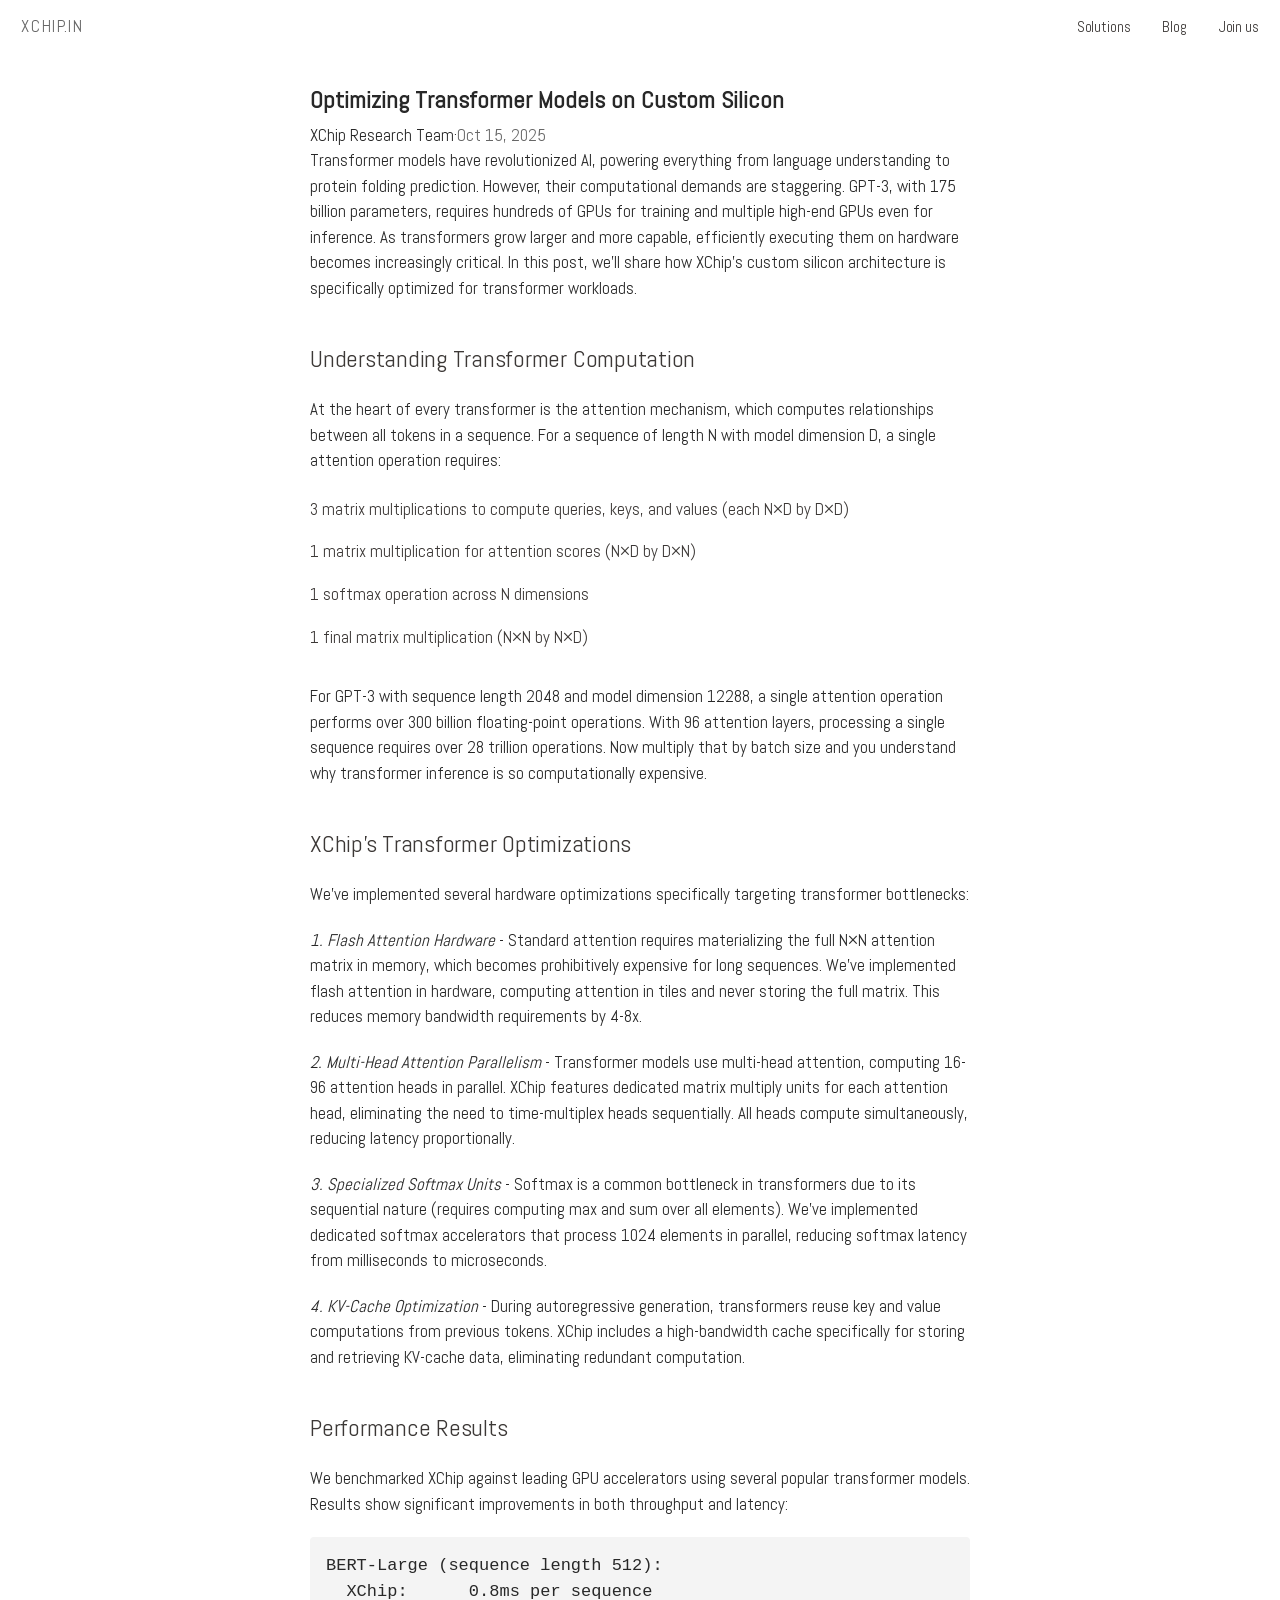
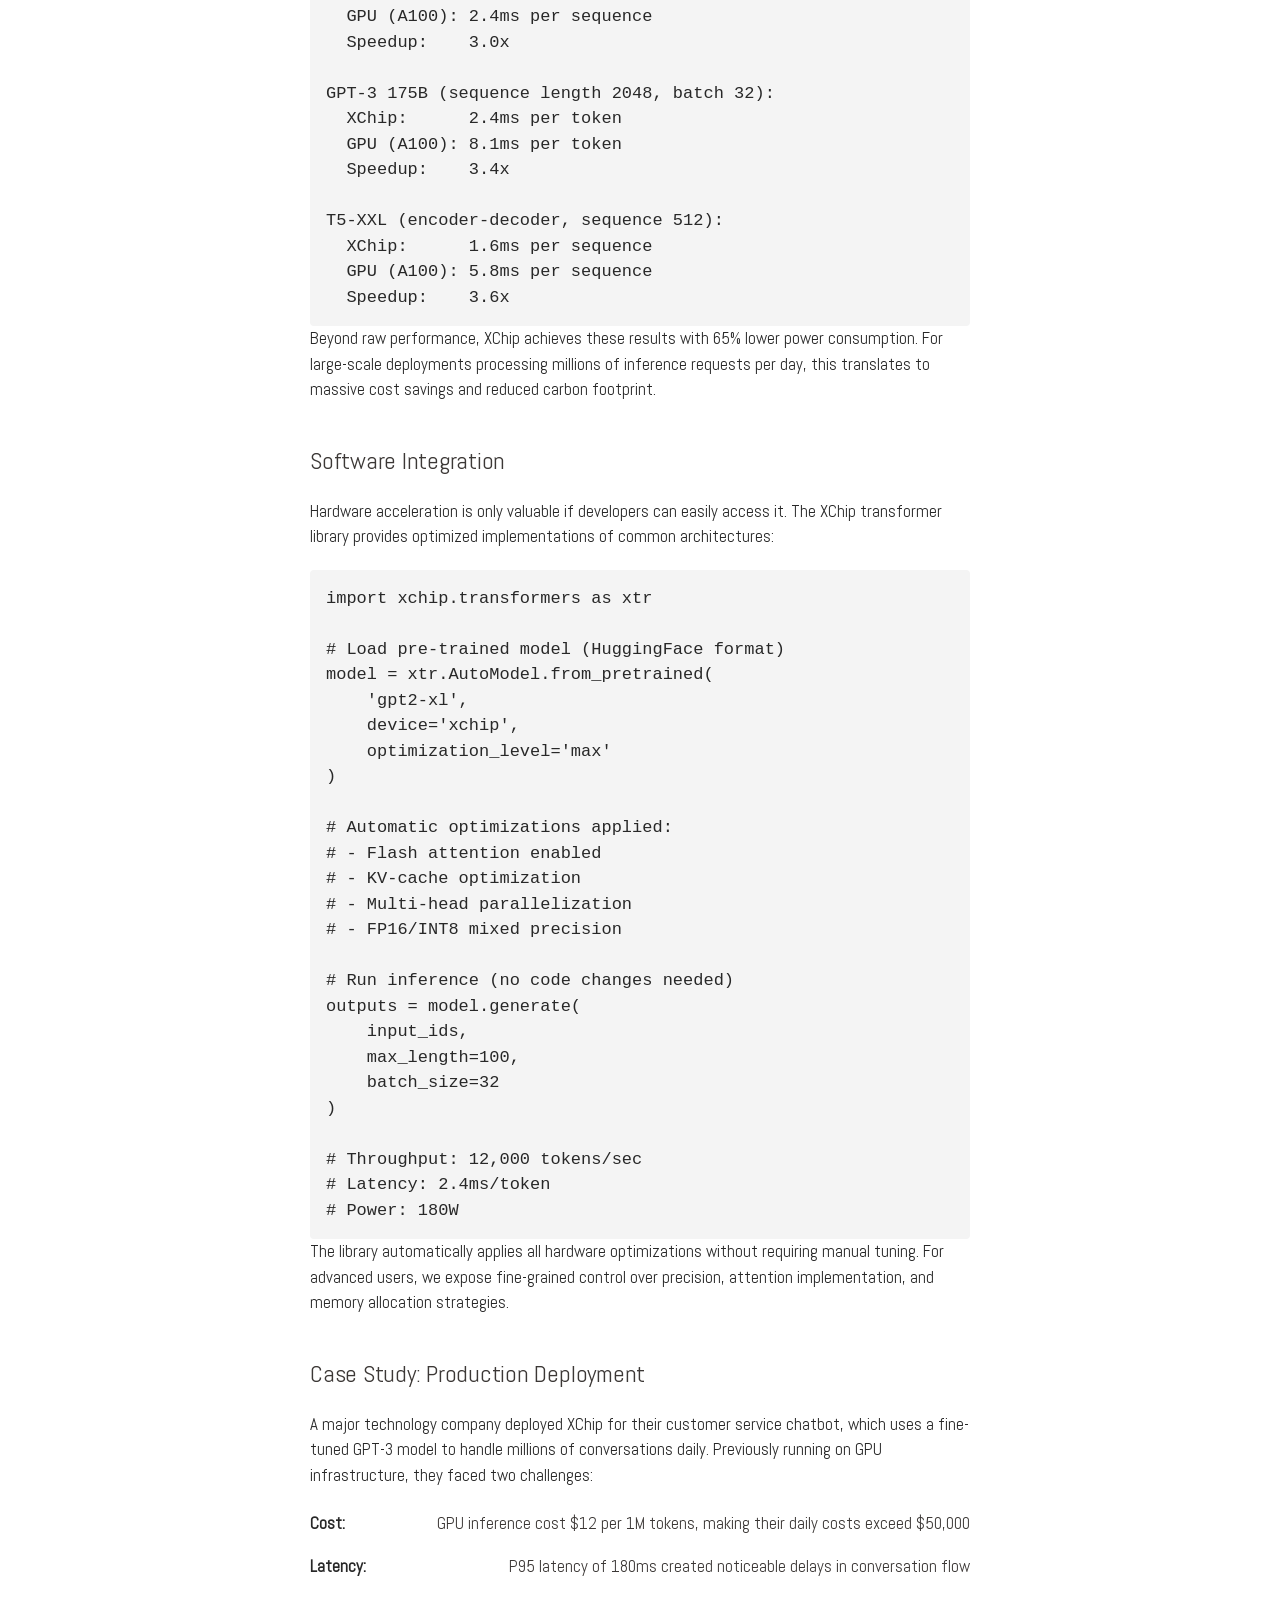
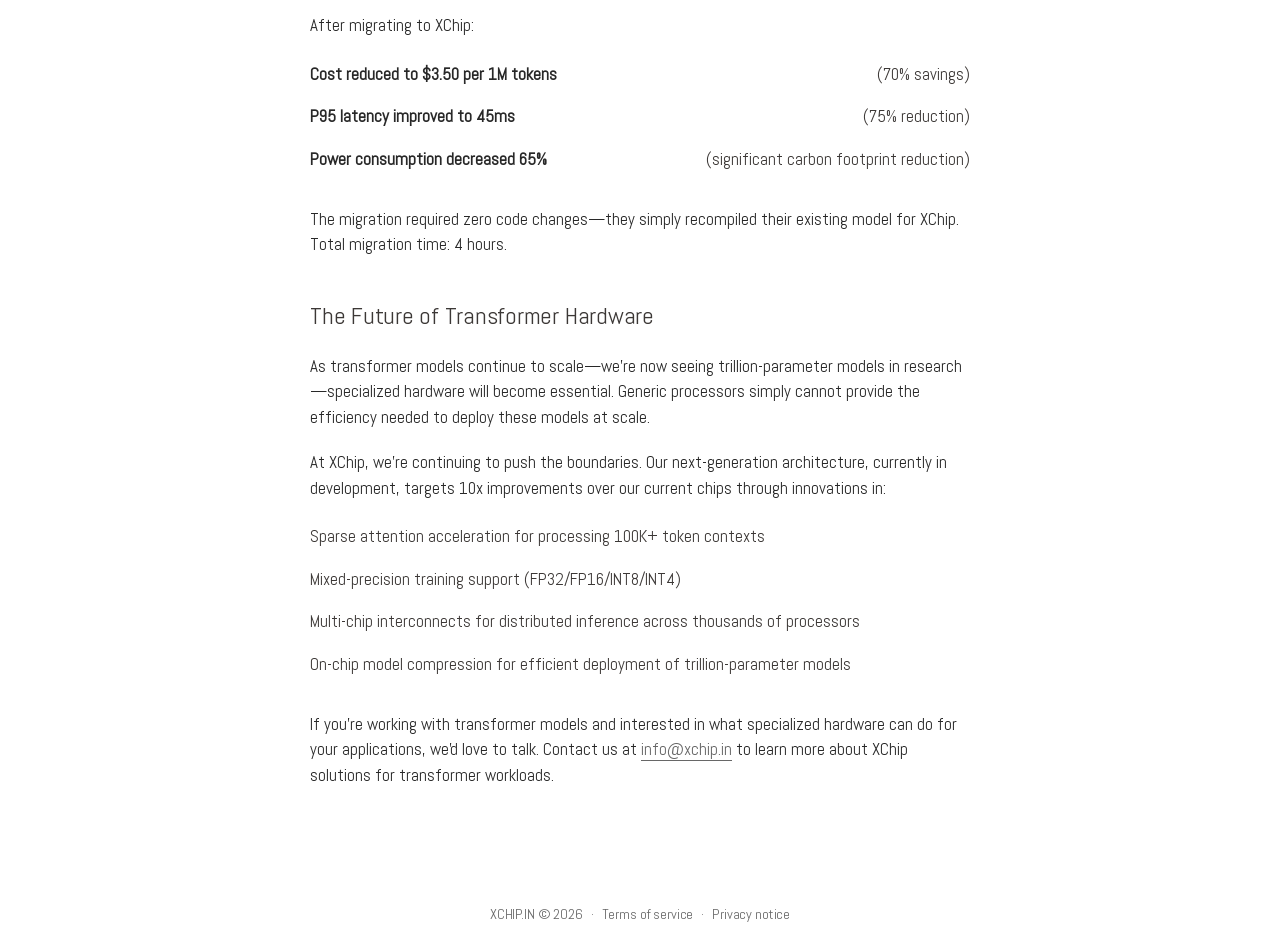
<file: blog/optimizing-transformer-models.html>
<!DOCTYPE html><html lang="en" class="__variable_bde904 __variable_f241f1"><head><meta charSet="utf-8"/><meta name="viewport" content="width=device-width, initial-scale=1"/><link rel="preload" href="/_next/static/media/4c7c43bdd7a35c63-s.p.woff2" as="font" crossorigin="" type="font/woff2"/><link rel="preload" href="/_next/static/media/5e1bda47f81ec89a-s.p.woff2" as="font" crossorigin="" type="font/woff2"/><link rel="preload" href="/_next/static/media/6681946d7a6ccbb7-s.p.woff2" as="font" crossorigin="" type="font/woff2"/><link rel="preload" href="/_next/static/media/84f090e3b62fb9e3-s.p.woff2" as="font" crossorigin="" type="font/woff2"/><link rel="preload" href="/_next/static/media/e6fd32ec5acdd27d-s.p.woff2" as="font" crossorigin="" type="font/woff2"/><link rel="stylesheet" href="/_next/static/css/184c749d445ab6c7.css" data-precedence="next"/><link rel="preload" as="script" fetchPriority="low" href="/_next/static/chunks/webpack-5a1255510ad6fb88.js"/><script src="/_next/static/chunks/4bd1b696-7f4092adee896cfb.js" async=""></script><script src="/_next/static/chunks/517-1ec7c2b72d653d31.js" async=""></script><script src="/_next/static/chunks/main-app-2e4c3b704518624c.js" async=""></script><script src="/_next/static/chunks/396-ff464c46c90c9ffe.js" async=""></script><script src="/_next/static/chunks/app/blog/%5Bslug%5D/page-e79902f225b60bf8.js" async=""></script><meta name="next-size-adjust"/><title>XCHIP.IN</title><meta name="description" content="XCHIP.IN is an artificial intelligence research and product company building intelligent solutions for tomorrow&#x27;s challenges."/><link rel="icon" href="https://public.xchip.in/logo/logo-100.png"/><script src="/_next/static/chunks/polyfills-42372ed130431b0a.js" noModule=""></script></head><body><div id="wrapper"><header id="header"><div id="site-header" class="site-header" style="justify-content:space-between"><div class="site-header-left"><div class="navbar-logo "><a href="/">XCHIP.IN</a></div></div><div class="nav-group"><nav class="top-nav"><a href="/solutions">Solutions</a><a href="/blog">Blog</a><a href="/#join-us">Join us</a></nav><button id="menu-toggle" class="hamburger " aria-label="Open menu" aria-expanded="false" aria-controls="mobile-menu" type="button"><span></span><span></span><span></span></button></div></div><div id="mobile-menu" class="mobile-menu-overlay " aria-hidden="true" style="display:none"><div class="mobile-menu-header">XCHIP.IN</div><button class="mobile-menu-close" aria-label="Close menu">✕</button><nav class="mobile-menu-nav" role="navigation" aria-label="Mobile"><a href="/">Home</a><a href="/solutions">Solutions</a><a href="/blog">Blog</a><a href="/#join-us">Join us</a></nav></div></header><main id="main" class="index content"><article class="content blog-post"><h1>Optimizing Transformer Models on Custom Silicon</h1><div class="post-meta"><span class="author">XChip Research Team</span><span class="separator">·</span><time>Oct 15, 2025</time></div><div class="post-content"><p>Transformer models have revolutionized AI, powering everything from language understanding to protein folding prediction. However, their computational demands are staggering. GPT-3, with 175 billion parameters, requires hundreds of GPUs for training and multiple high-end GPUs even for inference. As transformers grow larger and more capable, efficiently executing them on hardware becomes increasingly critical. In this post, we&#x27;ll share how XChip&#x27;s custom silicon architecture is specifically optimized for transformer workloads.</p><h2>Understanding Transformer Computation</h2><p>At the heart of every transformer is the attention mechanism, which computes relationships between all tokens in a sequence. For a sequence of length N with model dimension D, a single attention operation requires:</p><ul><li>3 matrix multiplications to compute queries, keys, and values (each N×D by D×D)</li><li>1 matrix multiplication for attention scores (N×D by D×N)</li><li>1 softmax operation across N dimensions</li><li>1 final matrix multiplication (N×N by N×D)</li></ul><p>For GPT-3 with sequence length 2048 and model dimension 12288, a single attention operation performs over 300 billion floating-point operations. With 96 attention layers, processing a single sequence requires over 28 trillion operations. Now multiply that by batch size and you understand why transformer inference is so computationally expensive.</p><h2>XChip&#x27;s Transformer Optimizations</h2><p>We&#x27;ve implemented several hardware optimizations specifically targeting transformer bottlenecks:</p><p><em>1. Flash Attention Hardware</em> - Standard attention requires materializing the full N×N attention matrix in memory, which becomes prohibitively expensive for long sequences. We&#x27;ve implemented flash attention in hardware, computing attention in tiles and never storing the full matrix. This reduces memory bandwidth requirements by 4-8x.</p><p><em>2. Multi-Head Attention Parallelism</em> - Transformer models use multi-head attention, computing 16-96 attention heads in parallel. XChip features dedicated matrix multiply units for each attention head, eliminating the need to time-multiplex heads sequentially. All heads compute simultaneously, reducing latency proportionally.</p><p><em>3. Specialized Softmax Units</em> - Softmax is a common bottleneck in transformers due to its sequential nature (requires computing max and sum over all elements). We&#x27;ve implemented dedicated softmax accelerators that process 1024 elements in parallel, reducing softmax latency from milliseconds to microseconds.</p><p><em>4. KV-Cache Optimization</em> - During autoregressive generation, transformers reuse key and value computations from previous tokens. XChip includes a high-bandwidth cache specifically for storing and retrieving KV-cache data, eliminating redundant computation.</p><h2>Performance Results</h2><p>We benchmarked XChip against leading GPU accelerators using several popular transformer models. Results show significant improvements in both throughput and latency:</p><pre style="background-color:#f4f4f4;padding:1rem;border-radius:4px;overflow:auto">BERT-Large (sequence length 512):
  XChip:      0.8ms per sequence
  GPU (A100): 2.4ms per sequence
  Speedup:    3.0x

GPT-3 175B (sequence length 2048, batch 32):
  XChip:      2.4ms per token
  GPU (A100): 8.1ms per token
  Speedup:    3.4x

T5-XXL (encoder-decoder, sequence 512):
  XChip:      1.6ms per sequence
  GPU (A100): 5.8ms per sequence
  Speedup:    3.6x</pre><p>Beyond raw performance, XChip achieves these results with 65% lower power consumption. For large-scale deployments processing millions of inference requests per day, this translates to massive cost savings and reduced carbon footprint.</p><h2>Software Integration</h2><p>Hardware acceleration is only valuable if developers can easily access it. The XChip transformer library provides optimized implementations of common architectures:</p><pre style="background-color:#f4f4f4;padding:1rem;border-radius:4px;overflow:auto">import xchip.transformers as xtr

# Load pre-trained model (HuggingFace format)
model = xtr.AutoModel.from_pretrained(
    &#x27;gpt2-xl&#x27;,
    device=&#x27;xchip&#x27;,
    optimization_level=&#x27;max&#x27;
)

# Automatic optimizations applied:
# - Flash attention enabled
# - KV-cache optimization
# - Multi-head parallelization
# - FP16/INT8 mixed precision

# Run inference (no code changes needed)
outputs = model.generate(
    input_ids,
    max_length=100,
    batch_size=32
)

# Throughput: 12,000 tokens/sec
# Latency: 2.4ms/token
# Power: 180W</pre><p>The library automatically applies all hardware optimizations without requiring manual tuning. For advanced users, we expose fine-grained control over precision, attention implementation, and memory allocation strategies.</p><h2>Case Study: Production Deployment</h2><p>A major technology company deployed XChip for their customer service chatbot, which uses a fine-tuned GPT-3 model to handle millions of conversations daily. Previously running on GPU infrastructure, they faced two challenges:</p><ul><li><strong>Cost:</strong> GPU inference cost $12 per 1M tokens, making their daily costs exceed $50,000</li><li><strong>Latency:</strong> P95 latency of 180ms created noticeable delays in conversation flow</li></ul><p>After migrating to XChip:</p><ul><li><strong>Cost reduced to $3.50 per 1M tokens</strong> (70% savings)</li><li><strong>P95 latency improved to 45ms</strong> (75% reduction)</li><li><strong>Power consumption decreased 65%</strong> (significant carbon footprint reduction)</li></ul><p>The migration required zero code changes—they simply recompiled their existing model for XChip. Total migration time: 4 hours.</p><h2>The Future of Transformer Hardware</h2><p>As transformer models continue to scale—we&#x27;re now seeing trillion-parameter models in research—specialized hardware will become essential. Generic processors simply cannot provide the efficiency needed to deploy these models at scale.</p><p>At XChip, we&#x27;re continuing to push the boundaries. Our next-generation architecture, currently in development, targets 10x improvements over our current chips through innovations in:</p><ul><li>Sparse attention acceleration for processing 100K+ token contexts</li><li>Mixed-precision training support (FP32/FP16/INT8/INT4)</li><li>Multi-chip interconnects for distributed inference across thousands of processors</li><li>On-chip model compression for efficient deployment of trillion-parameter models</li></ul><p>If you&#x27;re working with transformer models and interested in what specialized hardware can do for your applications, we&#x27;d love to talk. Contact us at <a href="mailto:info@xchip.in">info@xchip.in</a> to learn more about XChip solutions for transformer workloads.</p></div></article></main><footer id="footer"><div><span><a href="/">XCHIP.IN</a> © <!-- -->2026</span><span class="footer-separator" id="first-footer-separator">·</span><span><a href="/legal/terms">Terms of service</a></span><span class="footer-separator">·</span><span><a href="/legal/privacy">Privacy notice</a></span></div></footer></div><script src="/_next/static/chunks/webpack-5a1255510ad6fb88.js" async=""></script><script>(self.__next_f=self.__next_f||[]).push([0])</script><script>self.__next_f.push([1,"7:\"$Sreact.fragment\"\n8:I[5244,[],\"\"]\n9:I[3866,[],\"\"]\nb:I[6213,[],\"OutletBoundary\"]\nd:I[6213,[],\"MetadataBoundary\"]\nf:I[6213,[],\"ViewportBoundary\"]\n11:I[4835,[],\"\"]\n1:HL[\"/_next/static/media/4c7c43bdd7a35c63-s.p.woff2\",\"font\",{\"crossOrigin\":\"\",\"type\":\"font/woff2\"}]\n2:HL[\"/_next/static/media/5e1bda47f81ec89a-s.p.woff2\",\"font\",{\"crossOrigin\":\"\",\"type\":\"font/woff2\"}]\n3:HL[\"/_next/static/media/6681946d7a6ccbb7-s.p.woff2\",\"font\",{\"crossOrigin\":\"\",\"type\":\"font/woff2\"}]\n4:HL[\"/_next/static/media/84f090e3b62fb9e3-s.p.woff2\",\"font\",{\"crossOrigin\":\"\",\"type\":\"font/woff2\"}]\n5:HL[\"/_next/static/media/e6fd32ec5acdd27d-s.p.woff2\",\"font\",{\"crossOrigin\":\"\",\"type\":\"font/woff2\"}]\n6:HL[\"/_next/static/css/184c749d445ab6c7.css\",\"style\"]\n"])</script><script>self.__next_f.push([1,"0:{\"P\":null,\"b\":\"QswQ741Dr-mZb21B0FZ2A\",\"p\":\"\",\"c\":[\"\",\"blog\",\"optimizing-transformer-models\"],\"i\":false,\"f\":[[[\"\",{\"children\":[\"blog\",{\"children\":[[\"slug\",\"optimizing-transformer-models\",\"d\"],{\"children\":[\"__PAGE__\",{}]}]}]},\"$undefined\",\"$undefined\",true],[\"\",[\"$\",\"$7\",\"c\",{\"children\":[[[\"$\",\"link\",\"0\",{\"rel\":\"stylesheet\",\"href\":\"/_next/static/css/184c749d445ab6c7.css\",\"precedence\":\"next\",\"crossOrigin\":\"$undefined\",\"nonce\":\"$undefined\"}]],[\"$\",\"html\",null,{\"lang\":\"en\",\"className\":\"__variable_bde904 __variable_f241f1\",\"children\":[\"$\",\"body\",null,{\"children\":[\"$\",\"$L8\",null,{\"parallelRouterKey\":\"children\",\"segmentPath\":[\"children\"],\"error\":\"$undefined\",\"errorStyles\":\"$undefined\",\"errorScripts\":\"$undefined\",\"template\":[\"$\",\"$L9\",null,{}],\"templateStyles\":\"$undefined\",\"templateScripts\":\"$undefined\",\"notFound\":[[\"$\",\"title\",null,{\"children\":\"404: This page could not be found.\"}],[\"$\",\"div\",null,{\"style\":{\"fontFamily\":\"system-ui,\\\"Segoe UI\\\",Roboto,Helvetica,Arial,sans-serif,\\\"Apple Color Emoji\\\",\\\"Segoe UI Emoji\\\"\",\"height\":\"100vh\",\"textAlign\":\"center\",\"display\":\"flex\",\"flexDirection\":\"column\",\"alignItems\":\"center\",\"justifyContent\":\"center\"},\"children\":[\"$\",\"div\",null,{\"children\":[[\"$\",\"style\",null,{\"dangerouslySetInnerHTML\":{\"__html\":\"body{color:#000;background:#fff;margin:0}.next-error-h1{border-right:1px solid rgba(0,0,0,.3)}@media (prefers-color-scheme:dark){body{color:#fff;background:#000}.next-error-h1{border-right:1px solid rgba(255,255,255,.3)}}\"}}],[\"$\",\"h1\",null,{\"className\":\"next-error-h1\",\"style\":{\"display\":\"inline-block\",\"margin\":\"0 20px 0 0\",\"padding\":\"0 23px 0 0\",\"fontSize\":24,\"fontWeight\":500,\"verticalAlign\":\"top\",\"lineHeight\":\"49px\"},\"children\":\"404\"}],[\"$\",\"div\",null,{\"style\":{\"display\":\"inline-block\"},\"children\":[\"$\",\"h2\",null,{\"style\":{\"fontSize\":14,\"fontWeight\":400,\"lineHeight\":\"49px\",\"margin\":0},\"children\":\"This page could not be found.\"}]}]]}]}]],\"notFoundStyles\":[]}]}]}]]}],{\"children\":[\"blog\",[\"$\",\"$7\",\"c\",{\"children\":[null,[\"$\",\"$L8\",null,{\"parallelRouterKey\":\"children\",\"segmentPath\":[\"children\",\"blog\",\"children\"],\"error\":\"$undefined\",\"errorStyles\":\"$undefined\",\"errorScripts\":\"$undefined\",\"template\":[\"$\",\"$L9\",null,{}],\"templateStyles\":\"$undefined\",\"templateScripts\":\"$undefined\",\"notFound\":\"$undefined\",\"notFoundStyles\":\"$undefined\"}]]}],{\"children\":[[\"slug\",\"optimizing-transformer-models\",\"d\"],[\"$\",\"$7\",\"c\",{\"children\":[null,[\"$\",\"$L8\",null,{\"parallelRouterKey\":\"children\",\"segmentPath\":[\"children\",\"blog\",\"children\",\"$0:f:0:1:2:children:2:children:0\",\"children\"],\"error\":\"$undefined\",\"errorStyles\":\"$undefined\",\"errorScripts\":\"$undefined\",\"template\":[\"$\",\"$L9\",null,{}],\"templateStyles\":\"$undefined\",\"templateScripts\":\"$undefined\",\"notFound\":\"$undefined\",\"notFoundStyles\":\"$undefined\"}]]}],{\"children\":[\"__PAGE__\",[\"$\",\"$7\",\"c\",{\"children\":[\"$La\",null,[\"$\",\"$Lb\",null,{\"children\":\"$Lc\"}]]}],{},null]},null]},null]},null],[\"$\",\"$7\",\"h\",{\"children\":[null,[\"$\",\"$7\",\"CjEPDv623XZ89hwKe9AJw\",{\"children\":[[\"$\",\"$Ld\",null,{\"children\":\"$Le\"}],[\"$\",\"$Lf\",null,{\"children\":\"$L10\"}],[\"$\",\"meta\",null,{\"name\":\"next-size-adjust\"}]]}]]}]]],\"m\":\"$undefined\",\"G\":[\"$11\",\"$undefined\"],\"s\":false,\"S\":true}\n"])</script><script>self.__next_f.push([1,"12:I[4719,[\"396\",\"static/chunks/396-ff464c46c90c9ffe.js\",\"953\",\"static/chunks/app/blog/%5Bslug%5D/page-e79902f225b60bf8.js\"],\"default\"]\n13:I[4839,[\"396\",\"static/chunks/396-ff464c46c90c9ffe.js\",\"953\",\"static/chunks/app/blog/%5Bslug%5D/page-e79902f225b60bf8.js\"],\"\"]\n"])</script><script>self.__next_f.push([1,"a:[\"$\",\"div\",null,{\"id\":\"wrapper\",\"children\":[[\"$\",\"$L12\",null,{\"showLogo\":false}],[\"$\",\"main\",null,{\"id\":\"main\",\"className\":\"index content\",\"children\":[\"$\",\"article\",null,{\"className\":\"content blog-post\",\"children\":[[\"$\",\"h1\",null,{\"children\":\"Optimizing Transformer Models on Custom Silicon\"}],[\"$\",\"div\",null,{\"className\":\"post-meta\",\"children\":[[\"$\",\"span\",null,{\"className\":\"author\",\"children\":\"XChip Research Team\"}],[\"$\",\"span\",null,{\"className\":\"separator\",\"children\":\"·\"}],[\"$\",\"time\",null,{\"children\":\"Oct 15, 2025\"}]]}],[\"$\",\"div\",null,{\"className\":\"post-content\",\"children\":[[\"$\",\"p\",null,{\"children\":\"Transformer models have revolutionized AI, powering everything from language understanding to protein folding prediction. However, their computational demands are staggering. GPT-3, with 175 billion parameters, requires hundreds of GPUs for training and multiple high-end GPUs even for inference. As transformers grow larger and more capable, efficiently executing them on hardware becomes increasingly critical. In this post, we'll share how XChip's custom silicon architecture is specifically optimized for transformer workloads.\"}],[\"$\",\"h2\",null,{\"children\":\"Understanding Transformer Computation\"}],[\"$\",\"p\",null,{\"children\":\"At the heart of every transformer is the attention mechanism, which computes relationships between all tokens in a sequence. For a sequence of length N with model dimension D, a single attention operation requires:\"}],[\"$\",\"ul\",null,{\"children\":[[\"$\",\"li\",null,{\"children\":\"3 matrix multiplications to compute queries, keys, and values (each N×D by D×D)\"}],[\"$\",\"li\",null,{\"children\":\"1 matrix multiplication for attention scores (N×D by D×N)\"}],[\"$\",\"li\",null,{\"children\":\"1 softmax operation across N dimensions\"}],[\"$\",\"li\",null,{\"children\":\"1 final matrix multiplication (N×N by N×D)\"}]]}],[\"$\",\"p\",null,{\"children\":\"For GPT-3 with sequence length 2048 and model dimension 12288, a single attention operation performs over 300 billion floating-point operations. With 96 attention layers, processing a single sequence requires over 28 trillion operations. Now multiply that by batch size and you understand why transformer inference is so computationally expensive.\"}],[\"$\",\"h2\",null,{\"children\":\"XChip's Transformer Optimizations\"}],[\"$\",\"p\",null,{\"children\":\"We've implemented several hardware optimizations specifically targeting transformer bottlenecks:\"}],[\"$\",\"p\",null,{\"children\":[[\"$\",\"em\",null,{\"children\":\"1. Flash Attention Hardware\"}],\" - Standard attention requires materializing the full N×N attention matrix in memory, which becomes prohibitively expensive for long sequences. We've implemented flash attention in hardware, computing attention in tiles and never storing the full matrix. This reduces memory bandwidth requirements by 4-8x.\"]}],[\"$\",\"p\",null,{\"children\":[[\"$\",\"em\",null,{\"children\":\"2. Multi-Head Attention Parallelism\"}],\" - Transformer models use multi-head attention, computing 16-96 attention heads in parallel. XChip features dedicated matrix multiply units for each attention head, eliminating the need to time-multiplex heads sequentially. All heads compute simultaneously, reducing latency proportionally.\"]}],[\"$\",\"p\",null,{\"children\":[[\"$\",\"em\",null,{\"children\":\"3. Specialized Softmax Units\"}],\" - Softmax is a common bottleneck in transformers due to its sequential nature (requires computing max and sum over all elements). We've implemented dedicated softmax accelerators that process 1024 elements in parallel, reducing softmax latency from milliseconds to microseconds.\"]}],[\"$\",\"p\",null,{\"children\":[[\"$\",\"em\",null,{\"children\":\"4. KV-Cache Optimization\"}],\" - During autoregressive generation, transformers reuse key and value computations from previous tokens. XChip includes a high-bandwidth cache specifically for storing and retrieving KV-cache data, eliminating redundant computation.\"]}],[\"$\",\"h2\",null,{\"children\":\"Performance Results\"}],[\"$\",\"p\",null,{\"children\":\"We benchmarked XChip against leading GPU accelerators using several popular transformer models. Results show significant improvements in both throughput and latency:\"}],[\"$\",\"pre\",null,{\"style\":{\"backgroundColor\":\"#f4f4f4\",\"padding\":\"1rem\",\"borderRadius\":\"4px\",\"overflow\":\"auto\"},\"children\":\"BERT-Large (sequence length 512):\\n  XChip:      0.8ms per sequence\\n  GPU (A100): 2.4ms per sequence\\n  Speedup:    3.0x\\n\\nGPT-3 175B (sequence length 2048, batch 32):\\n  XChip:      2.4ms per token\\n  GPU (A100): 8.1ms per token\\n  Speedup:    3.4x\\n\\nT5-XXL (encoder-decoder, sequence 512):\\n  XChip:      1.6ms per sequence\\n  GPU (A100): 5.8ms per sequence\\n  Speedup:    3.6x\"}],[\"$\",\"p\",null,{\"children\":\"Beyond raw performance, XChip achieves these results with 65% lower power consumption. For large-scale deployments processing millions of inference requests per day, this translates to massive cost savings and reduced carbon footprint.\"}],[\"$\",\"h2\",null,{\"children\":\"Software Integration\"}],[\"$\",\"p\",null,{\"children\":\"Hardware acceleration is only valuable if developers can easily access it. The XChip transformer library provides optimized implementations of common architectures:\"}],[\"$\",\"pre\",null,{\"style\":{\"backgroundColor\":\"#f4f4f4\",\"padding\":\"1rem\",\"borderRadius\":\"4px\",\"overflow\":\"auto\"},\"children\":\"import xchip.transformers as xtr\\n\\n# Load pre-trained model (HuggingFace format)\\nmodel = xtr.AutoModel.from_pretrained(\\n    'gpt2-xl',\\n    device='xchip',\\n    optimization_level='max'\\n)\\n\\n# Automatic optimizations applied:\\n# - Flash attention enabled\\n# - KV-cache optimization\\n# - Multi-head parallelization\\n# - FP16/INT8 mixed precision\\n\\n# Run inference (no code changes needed)\\noutputs = model.generate(\\n    input_ids,\\n    max_length=100,\\n    batch_size=32\\n)\\n\\n# Throughput: 12,000 tokens/sec\\n# Latency: 2.4ms/token\\n# Power: 180W\"}],[\"$\",\"p\",null,{\"children\":\"The library automatically applies all hardware optimizations without requiring manual tuning. For advanced users, we expose fine-grained control over precision, attention implementation, and memory allocation strategies.\"}],[\"$\",\"h2\",null,{\"children\":\"Case Study: Production Deployment\"}],[\"$\",\"p\",null,{\"children\":\"A major technology company deployed XChip for their customer service chatbot, which uses a fine-tuned GPT-3 model to handle millions of conversations daily. Previously running on GPU infrastructure, they faced two challenges:\"}],[\"$\",\"ul\",null,{\"children\":[[\"$\",\"li\",null,{\"children\":[[\"$\",\"strong\",null,{\"children\":\"Cost:\"}],\" GPU inference cost $12 per 1M tokens, making their daily costs exceed $50,000\"]}],[\"$\",\"li\",null,{\"children\":[[\"$\",\"strong\",null,{\"children\":\"Latency:\"}],\" P95 latency of 180ms created noticeable delays in conversation flow\"]}]]}],[\"$\",\"p\",null,{\"children\":\"After migrating to XChip:\"}],[\"$\",\"ul\",null,{\"children\":[[\"$\",\"li\",null,{\"children\":[[\"$\",\"strong\",null,{\"children\":\"Cost reduced to $3.50 per 1M tokens\"}],\" (70% savings)\"]}],[\"$\",\"li\",null,{\"children\":[[\"$\",\"strong\",null,{\"children\":\"P95 latency improved to 45ms\"}],\" (75% reduction)\"]}],[\"$\",\"li\",null,{\"children\":[[\"$\",\"strong\",null,{\"children\":\"Power consumption decreased 65%\"}],\" (significant carbon footprint reduction)\"]}]]}],[\"$\",\"p\",null,{\"children\":\"The migration required zero code changes—they simply recompiled their existing model for XChip. Total migration time: 4 hours.\"}],[\"$\",\"h2\",null,{\"children\":\"The Future of Transformer Hardware\"}],[\"$\",\"p\",null,{\"children\":\"As transformer models continue to scale—we're now seeing trillion-parameter models in research—specialized hardware will become essential. Generic processors simply cannot provide the efficiency needed to deploy these models at scale.\"}],[\"$\",\"p\",null,{\"children\":\"At XChip, we're continuing to push the boundaries. Our next-generation architecture, currently in development, targets 10x improvements over our current chips through innovations in:\"}],[\"$\",\"ul\",null,{\"children\":[[\"$\",\"li\",null,{\"children\":\"Sparse attention acceleration for processing 100K+ token contexts\"}],[\"$\",\"li\",null,{\"children\":\"Mixed-precision training support (FP32/FP16/INT8/INT4)\"}],[\"$\",\"li\",null,{\"children\":\"Multi-chip interconnects for distributed inference across thousands of processors\"}],[\"$\",\"li\",null,{\"children\":\"On-chip model compression for efficient deployment of trillion-parameter models\"}]]}],[\"$\",\"p\",null,{\"children\":[\"If you're working with transformer models and interested in what specialized hardware can do for your applications, we'd love to talk. Contact us at \",[\"$\",\"a\",null,{\"href\":\"mailto:info@xchip.in\",\"children\":\"info@xchip.in\"}],\" to learn more about XChip solutions for transformer workloads.\"]}]]}]]}]}],[\"$\",\"footer\",null,{\"id\":\"footer\",\"children\":[\"$\",\"div\",null,{\"children\":[[\"$\",\"span\",null,{\"suppressHydrationWarning\":true,\"children\":[[\"$\",\"$L13\",null,{\"href\":\"/\",\"children\":\"XCHIP.IN\"}],\" © \",2026]}],[\"$\",\"span\",null,{\"className\":\"footer-separator\",\"id\":\"first-footer-separator\",\"children\":\"·\"}],[\"$\",\"span\",null,{\"children\":[\"$\",\"$L13\",null,{\"href\":\"/legal/terms\",\"children\":\"Terms of service\"}]}],[\"$\",\"span\",null,{\"className\":\"footer-separator\",\"children\":\"·\"}],[\"$\",\"span\",null,{\"children\":[\"$\",\"$L13\",null,{\"href\":\"/legal/privacy\",\"children\":\"Privacy notice\"}]}]]}]}]]}]\n"])</script><script>self.__next_f.push([1,"10:[[\"$\",\"meta\",\"0\",{\"name\":\"viewport\",\"content\":\"width=device-width, initial-scale=1\"}]]\ne:[[\"$\",\"meta\",\"0\",{\"charSet\":\"utf-8\"}],[\"$\",\"title\",\"1\",{\"children\":\"XCHIP.IN\"}],[\"$\",\"meta\",\"2\",{\"name\":\"description\",\"content\":\"XCHIP.IN is an artificial intelligence research and product company building intelligent solutions for tomorrow's challenges.\"}],[\"$\",\"link\",\"3\",{\"rel\":\"icon\",\"href\":\"https://public.xchip.in/logo/logo-100.png\"}]]\n"])</script><script>self.__next_f.push([1,"c:null\n"])</script></body></html>
</file>
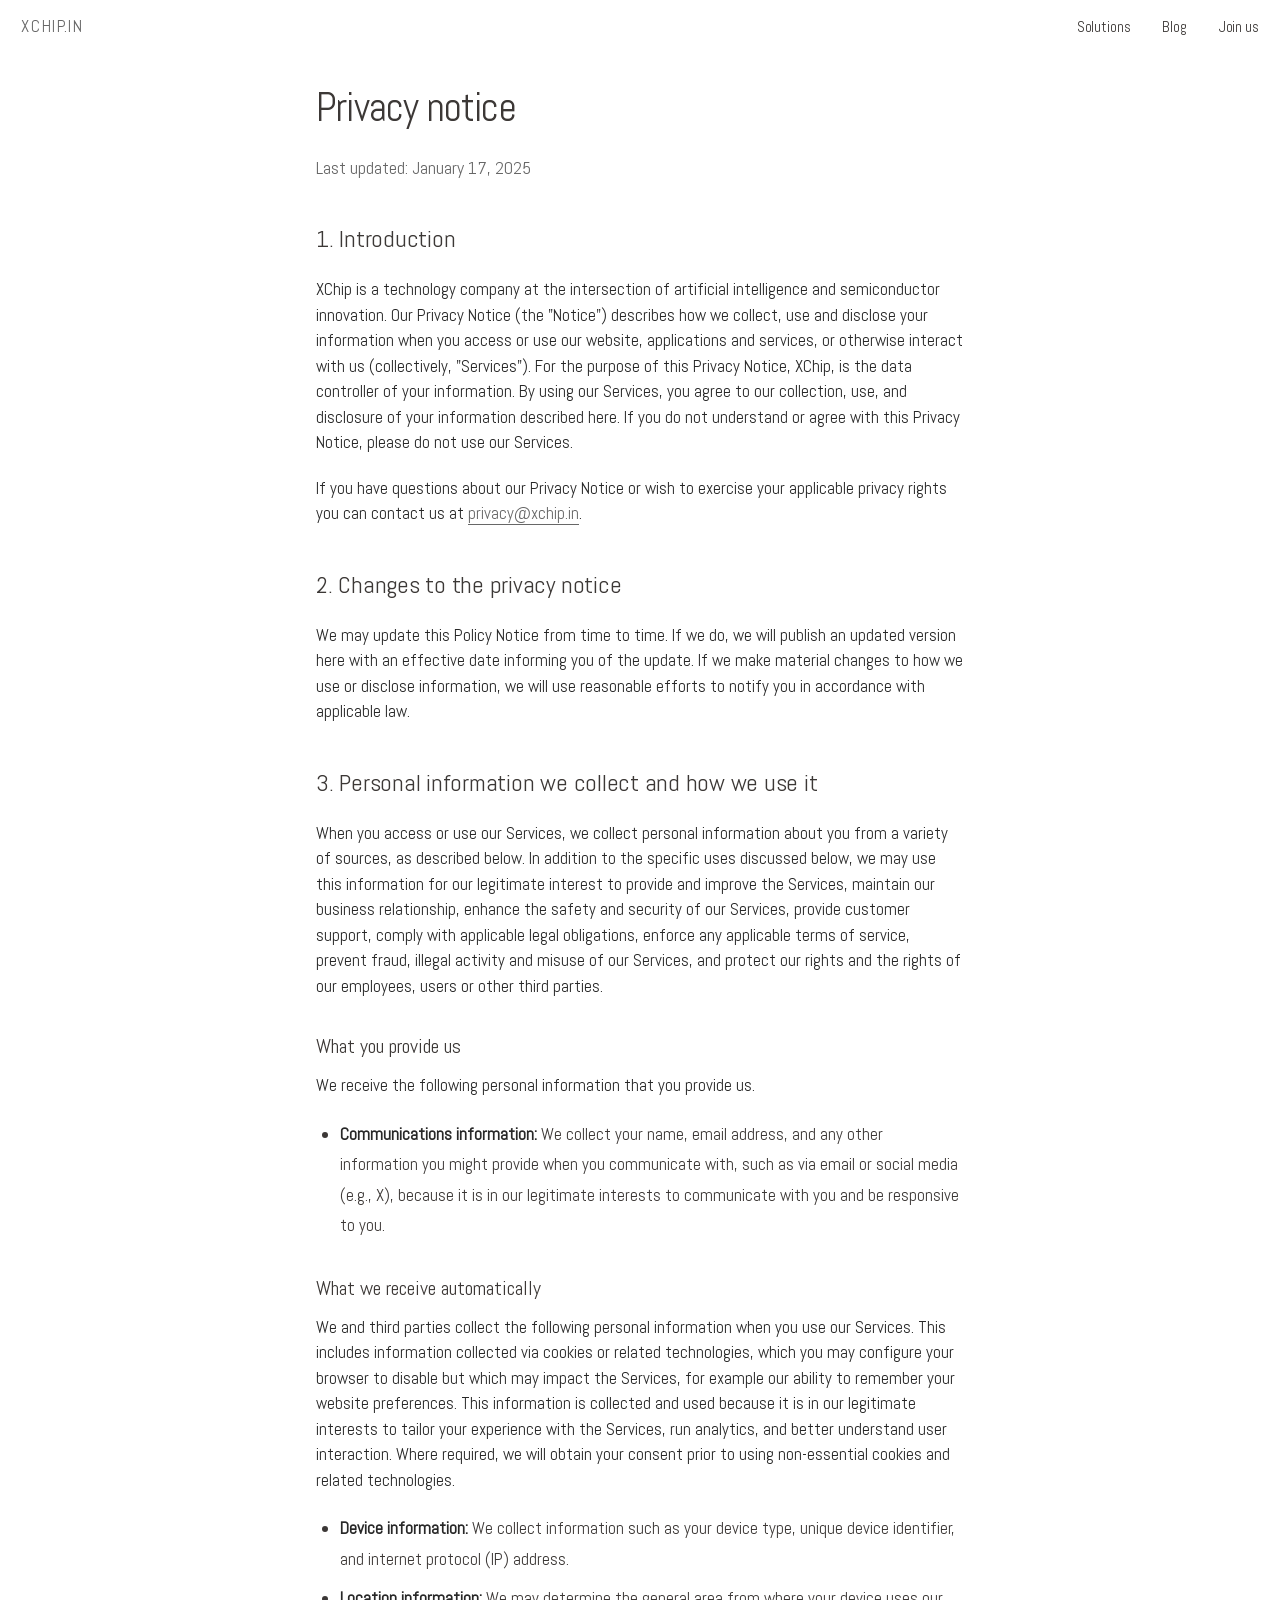
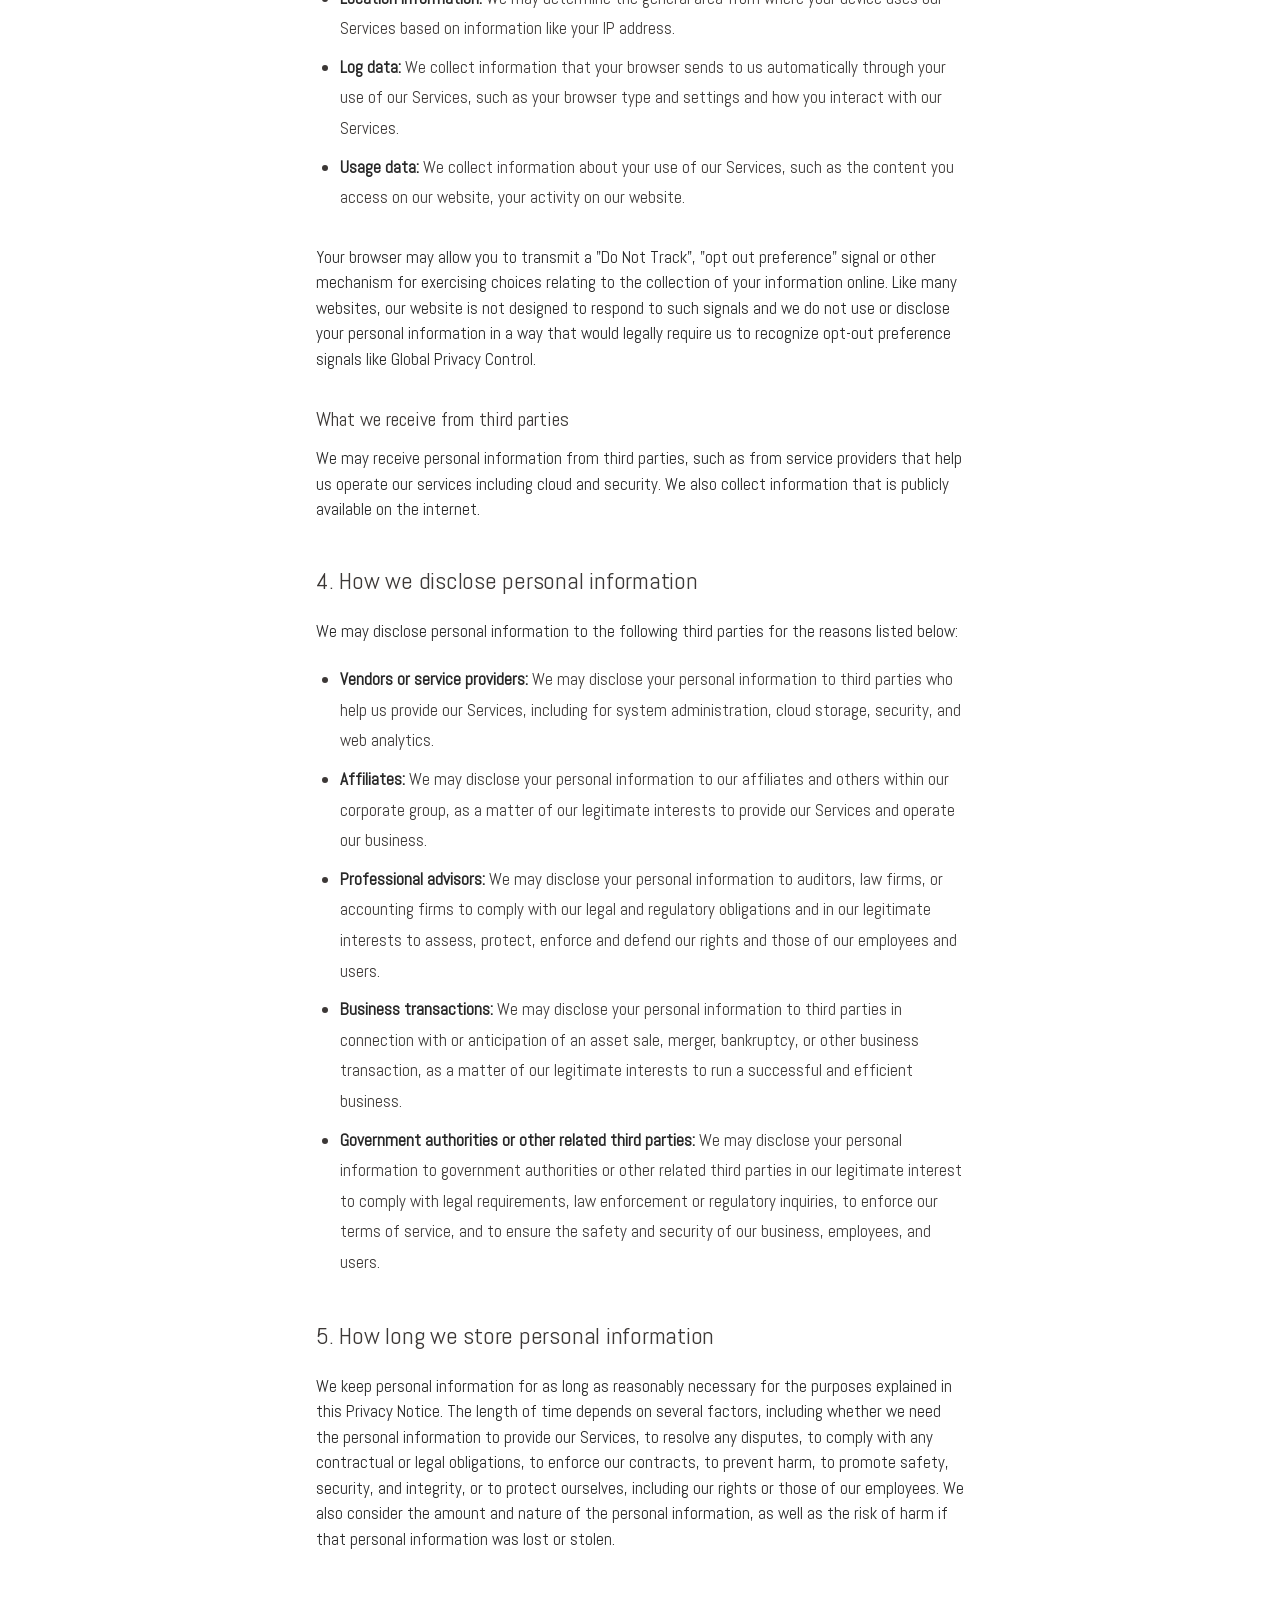
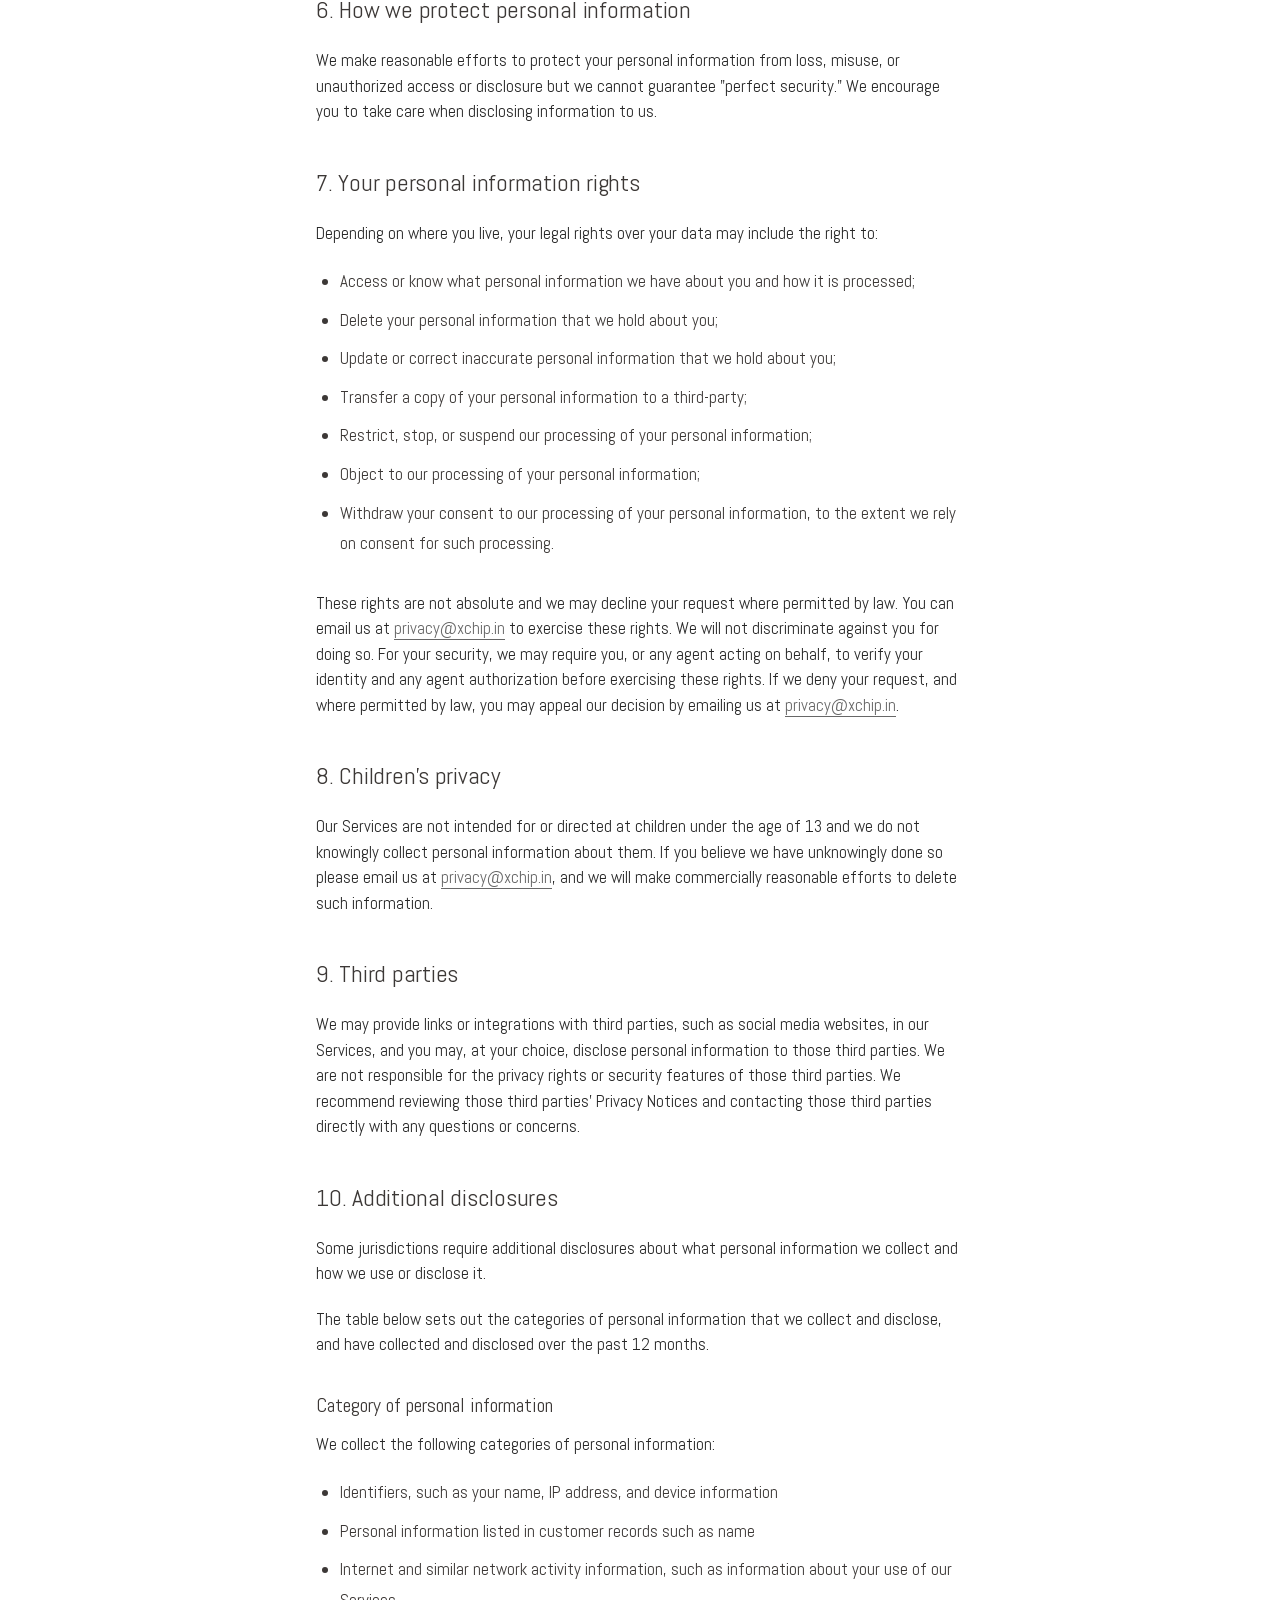
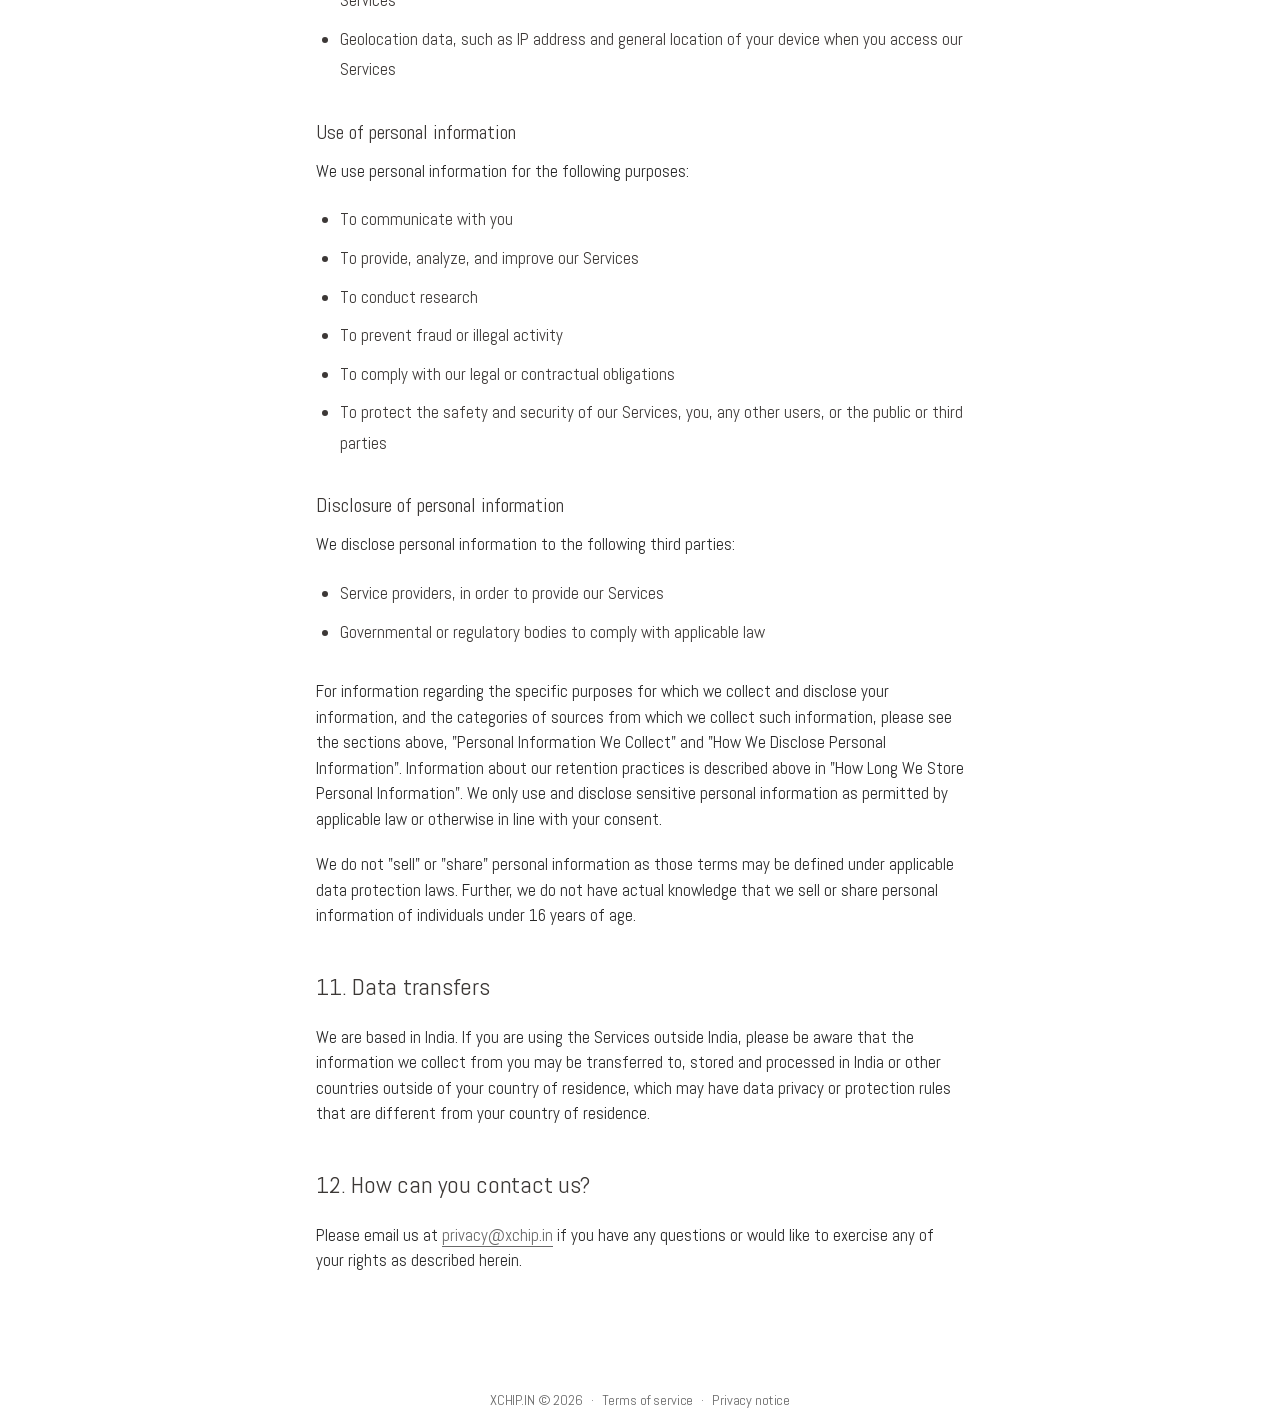
<file: legal/privacy.html>
<!DOCTYPE html><html lang="en" class="__variable_bde904 __variable_f241f1"><head><meta charSet="utf-8"/><meta name="viewport" content="width=device-width, initial-scale=1"/><link rel="preload" href="/_next/static/media/4c7c43bdd7a35c63-s.p.woff2" as="font" crossorigin="" type="font/woff2"/><link rel="preload" href="/_next/static/media/5e1bda47f81ec89a-s.p.woff2" as="font" crossorigin="" type="font/woff2"/><link rel="preload" href="/_next/static/media/6681946d7a6ccbb7-s.p.woff2" as="font" crossorigin="" type="font/woff2"/><link rel="preload" href="/_next/static/media/84f090e3b62fb9e3-s.p.woff2" as="font" crossorigin="" type="font/woff2"/><link rel="preload" href="/_next/static/media/e6fd32ec5acdd27d-s.p.woff2" as="font" crossorigin="" type="font/woff2"/><link rel="stylesheet" href="/_next/static/css/184c749d445ab6c7.css" data-precedence="next"/><link rel="preload" as="script" fetchPriority="low" href="/_next/static/chunks/webpack-5a1255510ad6fb88.js"/><script src="/_next/static/chunks/4bd1b696-7f4092adee896cfb.js" async=""></script><script src="/_next/static/chunks/517-1ec7c2b72d653d31.js" async=""></script><script src="/_next/static/chunks/main-app-2e4c3b704518624c.js" async=""></script><script src="/_next/static/chunks/396-ff464c46c90c9ffe.js" async=""></script><script src="/_next/static/chunks/app/legal/privacy/page-98865a4f9c7458bb.js" async=""></script><meta name="next-size-adjust"/><title>XCHIP.IN</title><meta name="description" content="XCHIP.IN is an artificial intelligence research and product company building intelligent solutions for tomorrow&#x27;s challenges."/><link rel="icon" href="https://public.xchip.in/logo/logo-100.png"/><script src="/_next/static/chunks/polyfills-42372ed130431b0a.js" noModule=""></script></head><body><div id="wrapper"><header id="header"><div id="site-header" class="site-header" style="justify-content:space-between"><div class="site-header-left"><div class="navbar-logo "><a href="/">XCHIP.IN</a></div></div><div class="nav-group"><nav class="top-nav"><a href="/solutions">Solutions</a><a href="/blog">Blog</a><a href="/#join-us">Join us</a></nav><button id="menu-toggle" class="hamburger " aria-label="Open menu" aria-expanded="false" aria-controls="mobile-menu" type="button"><span></span><span></span><span></span></button></div></div><div id="mobile-menu" class="mobile-menu-overlay " aria-hidden="true" style="display:none"><div class="mobile-menu-header">XCHIP.IN</div><button class="mobile-menu-close" aria-label="Close menu">✕</button><nav class="mobile-menu-nav" role="navigation" aria-label="Mobile"><a href="/">Home</a><a href="/solutions">Solutions</a><a href="/blog">Blog</a><a href="/#join-us">Join us</a></nav></div></header><main id="main" class="content"><article class="content"><h1 class="page-title">Privacy notice</h1><p class="page-subtitle">Last updated: January 17, 2025</p><h2>1. Introduction</h2><p>XChip is a technology company at the intersection of artificial intelligence and semiconductor innovation. Our Privacy Notice (the &quot;Notice&quot;) describes how we collect, use and disclose your information when you access or use our website, applications and services, or otherwise interact with us (collectively, &quot;Services&quot;). For the purpose of this Privacy Notice, XChip, is the data controller of your information. By using our Services, you agree to our collection, use, and disclosure of your information described here. If you do not understand or agree with this Privacy Notice, please do not use our Services.</p><p>If you have questions about our Privacy Notice or wish to exercise your applicable privacy rights you can contact us at <a href="mailto:privacy@xchip.in">privacy@xchip.in</a>.</p><h2>2. Changes to the privacy notice</h2><p>We may update this Policy Notice from time to time. If we do, we will publish an updated version here with an effective date informing you of the update. If we make material changes to how we use or disclose information, we will use reasonable efforts to notify you in accordance with applicable law.</p><h2>3. Personal information we collect and how we use it</h2><p>When you access or use our Services, we collect personal information about you from a variety of sources, as described below. In addition to the specific uses discussed below, we may use this information for our legitimate interest to provide and improve the Services, maintain our business relationship, enhance the safety and security of our Services, provide customer support, comply with applicable legal obligations, enforce any applicable terms of service, prevent fraud, illegal activity and misuse of our Services, and protect our rights and the rights of our employees, users or other third parties.</p><h3>What you provide us</h3><p>We receive the following personal information that you provide us.</p><ul><li><strong>Communications information:</strong> We collect your name, email address, and any other information you might provide when you communicate with, such as via email or social media (e.g., X), because it is in our legitimate interests to communicate with you and be responsive to you.</li></ul><h3>What we receive automatically</h3><p>We and third parties collect the following personal information when you use our Services. This includes information collected via cookies or related technologies, which you may configure your browser to disable but which may impact the Services, for example our ability to remember your website preferences. This information is collected and used because it is in our legitimate interests to tailor your experience with the Services, run analytics, and better understand user interaction. Where required, we will obtain your consent prior to using non-essential cookies and related technologies.</p><ul><li><strong>Device information:</strong> We collect information such as your device type, unique device identifier, and internet protocol (IP) address.</li><li><strong>Location information:</strong> We may determine the general area from where your device uses our Services based on information like your IP address.</li><li><strong>Log data:</strong> We collect information that your browser sends to us automatically through your use of our Services, such as your browser type and settings and how you interact with our Services.</li><li><strong>Usage data:</strong> We collect information about your use of our Services, such as the content you access on our website, your activity on our website.</li></ul><p>Your browser may allow you to transmit a &quot;Do Not Track&quot;, &quot;opt out preference&quot; signal or other mechanism for exercising choices relating to the collection of your information online. Like many websites, our website is not designed to respond to such signals and we do not use or disclose your personal information in a way that would legally require us to recognize opt-out preference signals like Global Privacy Control.</p><h3>What we receive from third parties</h3><p>We may receive personal information from third parties, such as from service providers that help us operate our services including cloud and security. We also collect information that is publicly available on the internet.</p><h2>4. How we disclose personal information</h2><p>We may disclose personal information to the following third parties for the reasons listed below:</p><ul><li><strong>Vendors or service providers:</strong> We may disclose your personal information to third parties who help us provide our Services, including for system administration, cloud storage, security, and web analytics.</li><li><strong>Affiliates:</strong> We may disclose your personal information to our affiliates and others within our corporate group, as a matter of our legitimate interests to provide our Services and operate our business.</li><li><strong>Professional advisors:</strong> We may disclose your personal information to auditors, law firms, or accounting firms to comply with our legal and regulatory obligations and in our legitimate interests to assess, protect, enforce and defend our rights and those of our employees and users.</li><li><strong>Business transactions:</strong> We may disclose your personal information to third parties in connection with or anticipation of an asset sale, merger, bankruptcy, or other business transaction, as a matter of our legitimate interests to run a successful and efficient business.</li><li><strong>Government authorities or other related third parties:</strong> We may disclose your personal information to government authorities or other related third parties in our legitimate interest to comply with legal requirements, law enforcement or regulatory inquiries, to enforce our terms of service, and to ensure the safety and security of our business, employees, and users.</li></ul><h2>5. How long we store personal information</h2><p>We keep personal information for as long as reasonably necessary for the purposes explained in this Privacy Notice. The length of time depends on several factors, including whether we need the personal information to provide our Services, to resolve any disputes, to comply with any contractual or legal obligations, to enforce our contracts, to prevent harm, to promote safety, security, and integrity, or to protect ourselves, including our rights or those of our employees. We also consider the amount and nature of the personal information, as well as the risk of harm if that personal information was lost or stolen.</p><h2>6. How we protect personal information</h2><p>We make reasonable efforts to protect your personal information from loss, misuse, or unauthorized access or disclosure but we cannot guarantee &quot;perfect security.&quot; We encourage you to take care when disclosing information to us.</p><h2>7. Your personal information rights</h2><p>Depending on where you live, your legal rights over your data may include the right to:</p><ul><li>Access or know what personal information we have about you and how it is processed;</li><li>Delete your personal information that we hold about you;</li><li>Update or correct inaccurate personal information that we hold about you;</li><li>Transfer a copy of your personal information to a third-party;</li><li>Restrict, stop, or suspend our processing of your personal information;</li><li>Object to our processing of your personal information;</li><li>Withdraw your consent to our processing of your personal information, to the extent we rely on consent for such processing.</li></ul><p>These rights are not absolute and we may decline your request where permitted by law. You can email us at <a href="mailto:privacy@xchip.in">privacy@xchip.in</a> to exercise these rights. We will not discriminate against you for doing so. For your security, we may require you, or any agent acting on behalf, to verify your identity and any agent authorization before exercising these rights. If we deny your request, and where permitted by law, you may appeal our decision by emailing us at <a href="mailto:privacy@xchip.in">privacy@xchip.in</a>.</p><h2>8. Children&#x27;s privacy</h2><p>Our Services are not intended for or directed at children under the age of 13 and we do not knowingly collect personal information about them. If you believe we have unknowingly done so please email us at <a href="mailto:privacy@xchip.in">privacy@xchip.in</a>, and we will make commercially reasonable efforts to delete such information.</p><h2>9. Third parties</h2><p>We may provide links or integrations with third parties, such as social media websites, in our Services, and you may, at your choice, disclose personal information to those third parties. We are not responsible for the privacy rights or security features of those third parties. We recommend reviewing those third parties&#x27; Privacy Notices and contacting those third parties directly with any questions or concerns.</p><h2>10. Additional disclosures</h2><p>Some jurisdictions require additional disclosures about what personal information we collect and how we use or disclose it.</p><p>The table below sets out the categories of personal information that we collect and disclose, and have collected and disclosed over the past 12 months.</p><h3>Category of personal information</h3><p>We collect the following categories of personal information:</p><ul><li>Identifiers, such as your name, IP address, and device information</li><li>Personal information listed in customer records such as name</li><li>Internet and similar network activity information, such as information about your use of our Services</li><li>Geolocation data, such as IP address and general location of your device when you access our Services</li></ul><h3>Use of personal information</h3><p>We use personal information for the following purposes:</p><ul><li>To communicate with you</li><li>To provide, analyze, and improve our Services</li><li>To conduct research</li><li>To prevent fraud or illegal activity</li><li>To comply with our legal or contractual obligations</li><li>To protect the safety and security of our Services, you, any other users, or the public or third parties</li></ul><h3>Disclosure of personal information</h3><p>We disclose personal information to the following third parties:</p><ul><li>Service providers, in order to provide our Services</li><li>Governmental or regulatory bodies to comply with applicable law</li></ul><p>For information regarding the specific purposes for which we collect and disclose your information, and the categories of sources from which we collect such information, please see the sections above, &quot;Personal Information We Collect&quot; and &quot;How We Disclose Personal Information&quot;. Information about our retention practices is described above in &quot;How Long We Store Personal Information&quot;. We only use and disclose sensitive personal information as permitted by applicable law or otherwise in line with your consent.</p><p>We do not &quot;sell&quot; or &quot;share&quot; personal information as those terms may be defined under applicable data protection laws. Further, we do not have actual knowledge that we sell or share personal information of individuals under 16 years of age.</p><h2>11. Data transfers</h2><p>We are based in India. If you are using the Services outside India, please be aware that the information we collect from you may be transferred to, stored and processed in India or other countries outside of your country of residence, which may have data privacy or protection rules that are different from your country of residence.</p><h2>12. How can you contact us?</h2><p>Please email us at <a href="mailto:privacy@xchip.in">privacy@xchip.in</a> if you have any questions or would like to exercise any of your rights as described herein.</p></article></main><footer id="footer"><div><span><a href="/">XCHIP.IN</a> © <!-- -->2026</span><span class="footer-separator" id="first-footer-separator">·</span><span><a href="/legal/terms">Terms of service</a></span><span class="footer-separator">·</span><span><a href="/legal/privacy">Privacy notice</a></span></div></footer></div><script src="/_next/static/chunks/webpack-5a1255510ad6fb88.js" async=""></script><script>(self.__next_f=self.__next_f||[]).push([0])</script><script>self.__next_f.push([1,"7:\"$Sreact.fragment\"\n8:I[5244,[],\"\"]\n9:I[3866,[],\"\"]\na:I[4719,[\"396\",\"static/chunks/396-ff464c46c90c9ffe.js\",\"567\",\"static/chunks/app/legal/privacy/page-98865a4f9c7458bb.js\"],\"default\"]\nb:I[4839,[\"396\",\"static/chunks/396-ff464c46c90c9ffe.js\",\"567\",\"static/chunks/app/legal/privacy/page-98865a4f9c7458bb.js\"],\"\"]\nc:I[6213,[],\"OutletBoundary\"]\ne:I[6213,[],\"MetadataBoundary\"]\n10:I[6213,[],\"ViewportBoundary\"]\n12:I[4835,[],\"\"]\n1:HL[\"/_next/static/media/4c7c43bdd7a35c63-s.p.woff2\",\"font\",{\"crossOrigin\":\"\",\"type\":\"font/woff2\"}]\n2:HL[\"/_next/static/media/5e1bda47f81ec89a-s.p.woff2\",\"font\",{\"crossOrigin\":\"\",\"type\":\"font/woff2\"}]\n3:HL[\"/_next/static/media/6681946d7a6ccbb7-s.p.woff2\",\"font\",{\"crossOrigin\":\"\",\"type\":\"font/woff2\"}]\n4:HL[\"/_next/static/media/84f090e3b62fb9e3-s.p.woff2\",\"font\",{\"crossOrigin\":\"\",\"type\":\"font/woff2\"}]\n5:HL[\"/_next/static/media/e6fd32ec5acdd27d-s.p.woff2\",\"font\",{\"crossOrigin\":\"\",\"type\":\"font/woff2\"}]\n6:HL[\"/_next/static/css/184c749d445ab6c7.css\",\"style\"]\n"])</script><script>self.__next_f.push([1,"0:{\"P\":null,\"b\":\"QswQ741Dr-mZb21B0FZ2A\",\"p\":\"\",\"c\":[\"\",\"legal\",\"privacy\"],\"i\":false,\"f\":[[[\"\",{\"children\":[\"legal\",{\"children\":[\"privacy\",{\"children\":[\"__PAGE__\",{}]}]}]},\"$undefined\",\"$undefined\",true],[\"\",[\"$\",\"$7\",\"c\",{\"children\":[[[\"$\",\"link\",\"0\",{\"rel\":\"stylesheet\",\"href\":\"/_next/static/css/184c749d445ab6c7.css\",\"precedence\":\"next\",\"crossOrigin\":\"$undefined\",\"nonce\":\"$undefined\"}]],[\"$\",\"html\",null,{\"lang\":\"en\",\"className\":\"__variable_bde904 __variable_f241f1\",\"children\":[\"$\",\"body\",null,{\"children\":[\"$\",\"$L8\",null,{\"parallelRouterKey\":\"children\",\"segmentPath\":[\"children\"],\"error\":\"$undefined\",\"errorStyles\":\"$undefined\",\"errorScripts\":\"$undefined\",\"template\":[\"$\",\"$L9\",null,{}],\"templateStyles\":\"$undefined\",\"templateScripts\":\"$undefined\",\"notFound\":[[\"$\",\"title\",null,{\"children\":\"404: This page could not be found.\"}],[\"$\",\"div\",null,{\"style\":{\"fontFamily\":\"system-ui,\\\"Segoe UI\\\",Roboto,Helvetica,Arial,sans-serif,\\\"Apple Color Emoji\\\",\\\"Segoe UI Emoji\\\"\",\"height\":\"100vh\",\"textAlign\":\"center\",\"display\":\"flex\",\"flexDirection\":\"column\",\"alignItems\":\"center\",\"justifyContent\":\"center\"},\"children\":[\"$\",\"div\",null,{\"children\":[[\"$\",\"style\",null,{\"dangerouslySetInnerHTML\":{\"__html\":\"body{color:#000;background:#fff;margin:0}.next-error-h1{border-right:1px solid rgba(0,0,0,.3)}@media (prefers-color-scheme:dark){body{color:#fff;background:#000}.next-error-h1{border-right:1px solid rgba(255,255,255,.3)}}\"}}],[\"$\",\"h1\",null,{\"className\":\"next-error-h1\",\"style\":{\"display\":\"inline-block\",\"margin\":\"0 20px 0 0\",\"padding\":\"0 23px 0 0\",\"fontSize\":24,\"fontWeight\":500,\"verticalAlign\":\"top\",\"lineHeight\":\"49px\"},\"children\":\"404\"}],[\"$\",\"div\",null,{\"style\":{\"display\":\"inline-block\"},\"children\":[\"$\",\"h2\",null,{\"style\":{\"fontSize\":14,\"fontWeight\":400,\"lineHeight\":\"49px\",\"margin\":0},\"children\":\"This page could not be found.\"}]}]]}]}]],\"notFoundStyles\":[]}]}]}]]}],{\"children\":[\"legal\",[\"$\",\"$7\",\"c\",{\"children\":[null,[\"$\",\"$L8\",null,{\"parallelRouterKey\":\"children\",\"segmentPath\":[\"children\",\"legal\",\"children\"],\"error\":\"$undefined\",\"errorStyles\":\"$undefined\",\"errorScripts\":\"$undefined\",\"template\":[\"$\",\"$L9\",null,{}],\"templateStyles\":\"$undefined\",\"templateScripts\":\"$undefined\",\"notFound\":\"$undefined\",\"notFoundStyles\":\"$undefined\"}]]}],{\"children\":[\"privacy\",[\"$\",\"$7\",\"c\",{\"children\":[null,[\"$\",\"$L8\",null,{\"parallelRouterKey\":\"children\",\"segmentPath\":[\"children\",\"legal\",\"children\",\"privacy\",\"children\"],\"error\":\"$undefined\",\"errorStyles\":\"$undefined\",\"errorScripts\":\"$undefined\",\"template\":[\"$\",\"$L9\",null,{}],\"templateStyles\":\"$undefined\",\"templateScripts\":\"$undefined\",\"notFound\":\"$undefined\",\"notFoundStyles\":\"$undefined\"}]]}],{\"children\":[\"__PAGE__\",[\"$\",\"$7\",\"c\",{\"children\":[[\"$\",\"div\",null,{\"id\":\"wrapper\",\"children\":[[\"$\",\"$La\",null,{\"showLogo\":false}],[\"$\",\"main\",null,{\"id\":\"main\",\"className\":\"content\",\"children\":[\"$\",\"article\",null,{\"className\":\"content\",\"children\":[[\"$\",\"h1\",null,{\"className\":\"page-title\",\"children\":\"Privacy notice\"}],[\"$\",\"p\",null,{\"className\":\"page-subtitle\",\"children\":\"Last updated: January 17, 2025\"}],[\"$\",\"h2\",null,{\"children\":\"1. Introduction\"}],[\"$\",\"p\",null,{\"children\":\"XChip is a technology company at the intersection of artificial intelligence and semiconductor innovation. Our Privacy Notice (the \\\"Notice\\\") describes how we collect, use and disclose your information when you access or use our website, applications and services, or otherwise interact with us (collectively, \\\"Services\\\"). For the purpose of this Privacy Notice, XChip, is the data controller of your information. By using our Services, you agree to our collection, use, and disclosure of your information described here. If you do not understand or agree with this Privacy Notice, please do not use our Services.\"}],[\"$\",\"p\",null,{\"children\":[\"If you have questions about our Privacy Notice or wish to exercise your applicable privacy rights you can contact us at \",[\"$\",\"a\",null,{\"href\":\"mailto:privacy@xchip.in\",\"children\":\"privacy@xchip.in\"}],\".\"]}],[\"$\",\"h2\",null,{\"children\":\"2. Changes to the privacy notice\"}],[\"$\",\"p\",null,{\"children\":\"We may update this Policy Notice from time to time. If we do, we will publish an updated version here with an effective date informing you of the update. If we make material changes to how we use or disclose information, we will use reasonable efforts to notify you in accordance with applicable law.\"}],[\"$\",\"h2\",null,{\"children\":\"3. Personal information we collect and how we use it\"}],[\"$\",\"p\",null,{\"children\":\"When you access or use our Services, we collect personal information about you from a variety of sources, as described below. In addition to the specific uses discussed below, we may use this information for our legitimate interest to provide and improve the Services, maintain our business relationship, enhance the safety and security of our Services, provide customer support, comply with applicable legal obligations, enforce any applicable terms of service, prevent fraud, illegal activity and misuse of our Services, and protect our rights and the rights of our employees, users or other third parties.\"}],[\"$\",\"h3\",null,{\"children\":\"What you provide us\"}],[\"$\",\"p\",null,{\"children\":\"We receive the following personal information that you provide us.\"}],[\"$\",\"ul\",null,{\"children\":[\"$\",\"li\",null,{\"children\":[[\"$\",\"strong\",null,{\"children\":\"Communications information:\"}],\" We collect your name, email address, and any other information you might provide when you communicate with, such as via email or social media (e.g., X), because it is in our legitimate interests to communicate with you and be responsive to you.\"]}]}],[\"$\",\"h3\",null,{\"children\":\"What we receive automatically\"}],[\"$\",\"p\",null,{\"children\":\"We and third parties collect the following personal information when you use our Services. This includes information collected via cookies or related technologies, which you may configure your browser to disable but which may impact the Services, for example our ability to remember your website preferences. This information is collected and used because it is in our legitimate interests to tailor your experience with the Services, run analytics, and better understand user interaction. Where required, we will obtain your consent prior to using non-essential cookies and related technologies.\"}],[\"$\",\"ul\",null,{\"children\":[[\"$\",\"li\",null,{\"children\":[[\"$\",\"strong\",null,{\"children\":\"Device information:\"}],\" We collect information such as your device type, unique device identifier, and internet protocol (IP) address.\"]}],[\"$\",\"li\",null,{\"children\":[[\"$\",\"strong\",null,{\"children\":\"Location information:\"}],\" We may determine the general area from where your device uses our Services based on information like your IP address.\"]}],[\"$\",\"li\",null,{\"children\":[[\"$\",\"strong\",null,{\"children\":\"Log data:\"}],\" We collect information that your browser sends to us automatically through your use of our Services, such as your browser type and settings and how you interact with our Services.\"]}],[\"$\",\"li\",null,{\"children\":[[\"$\",\"strong\",null,{\"children\":\"Usage data:\"}],\" We collect information about your use of our Services, such as the content you access on our website, your activity on our website.\"]}]]}],[\"$\",\"p\",null,{\"children\":\"Your browser may allow you to transmit a \\\"Do Not Track\\\", \\\"opt out preference\\\" signal or other mechanism for exercising choices relating to the collection of your information online. Like many websites, our website is not designed to respond to such signals and we do not use or disclose your personal information in a way that would legally require us to recognize opt-out preference signals like Global Privacy Control.\"}],[\"$\",\"h3\",null,{\"children\":\"What we receive from third parties\"}],[\"$\",\"p\",null,{\"children\":\"We may receive personal information from third parties, such as from service providers that help us operate our services including cloud and security. We also collect information that is publicly available on the internet.\"}],[\"$\",\"h2\",null,{\"children\":\"4. How we disclose personal information\"}],[\"$\",\"p\",null,{\"children\":\"We may disclose personal information to the following third parties for the reasons listed below:\"}],[\"$\",\"ul\",null,{\"children\":[[\"$\",\"li\",null,{\"children\":[[\"$\",\"strong\",null,{\"children\":\"Vendors or service providers:\"}],\" We may disclose your personal information to third parties who help us provide our Services, including for system administration, cloud storage, security, and web analytics.\"]}],[\"$\",\"li\",null,{\"children\":[[\"$\",\"strong\",null,{\"children\":\"Affiliates:\"}],\" We may disclose your personal information to our affiliates and others within our corporate group, as a matter of our legitimate interests to provide our Services and operate our business.\"]}],[\"$\",\"li\",null,{\"children\":[[\"$\",\"strong\",null,{\"children\":\"Professional advisors:\"}],\" We may disclose your personal information to auditors, law firms, or accounting firms to comply with our legal and regulatory obligations and in our legitimate interests to assess, protect, enforce and defend our rights and those of our employees and users.\"]}],[\"$\",\"li\",null,{\"children\":[[\"$\",\"strong\",null,{\"children\":\"Business transactions:\"}],\" We may disclose your personal information to third parties in connection with or anticipation of an asset sale, merger, bankruptcy, or other business transaction, as a matter of our legitimate interests to run a successful and efficient business.\"]}],[\"$\",\"li\",null,{\"children\":[[\"$\",\"strong\",null,{\"children\":\"Government authorities or other related third parties:\"}],\" We may disclose your personal information to government authorities or other related third parties in our legitimate interest to comply with legal requirements, law enforcement or regulatory inquiries, to enforce our terms of service, and to ensure the safety and security of our business, employees, and users.\"]}]]}],[\"$\",\"h2\",null,{\"children\":\"5. How long we store personal information\"}],[\"$\",\"p\",null,{\"children\":\"We keep personal information for as long as reasonably necessary for the purposes explained in this Privacy Notice. The length of time depends on several factors, including whether we need the personal information to provide our Services, to resolve any disputes, to comply with any contractual or legal obligations, to enforce our contracts, to prevent harm, to promote safety, security, and integrity, or to protect ourselves, including our rights or those of our employees. We also consider the amount and nature of the personal information, as well as the risk of harm if that personal information was lost or stolen.\"}],[\"$\",\"h2\",null,{\"children\":\"6. How we protect personal information\"}],[\"$\",\"p\",null,{\"children\":\"We make reasonable efforts to protect your personal information from loss, misuse, or unauthorized access or disclosure but we cannot guarantee \\\"perfect security.\\\" We encourage you to take care when disclosing information to us.\"}],[\"$\",\"h2\",null,{\"children\":\"7. Your personal information rights\"}],[\"$\",\"p\",null,{\"children\":\"Depending on where you live, your legal rights over your data may include the right to:\"}],[\"$\",\"ul\",null,{\"children\":[[\"$\",\"li\",null,{\"children\":\"Access or know what personal information we have about you and how it is processed;\"}],[\"$\",\"li\",null,{\"children\":\"Delete your personal information that we hold about you;\"}],[\"$\",\"li\",null,{\"children\":\"Update or correct inaccurate personal information that we hold about you;\"}],[\"$\",\"li\",null,{\"children\":\"Transfer a copy of your personal information to a third-party;\"}],[\"$\",\"li\",null,{\"children\":\"Restrict, stop, or suspend our processing of your personal information;\"}],[\"$\",\"li\",null,{\"children\":\"Object to our processing of your personal information;\"}],[\"$\",\"li\",null,{\"children\":\"Withdraw your consent to our processing of your personal information, to the extent we rely on consent for such processing.\"}]]}],[\"$\",\"p\",null,{\"children\":[\"These rights are not absolute and we may decline your request where permitted by law. You can email us at \",[\"$\",\"a\",null,{\"href\":\"mailto:privacy@xchip.in\",\"children\":\"privacy@xchip.in\"}],\" to exercise these rights. We will not discriminate against you for doing so. For your security, we may require you, or any agent acting on behalf, to verify your identity and any agent authorization before exercising these rights. If we deny your request, and where permitted by law, you may appeal our decision by emailing us at \",[\"$\",\"a\",null,{\"href\":\"mailto:privacy@xchip.in\",\"children\":\"privacy@xchip.in\"}],\".\"]}],[\"$\",\"h2\",null,{\"children\":\"8. Children's privacy\"}],[\"$\",\"p\",null,{\"children\":[\"Our Services are not intended for or directed at children under the age of 13 and we do not knowingly collect personal information about them. If you believe we have unknowingly done so please email us at \",[\"$\",\"a\",null,{\"href\":\"mailto:privacy@xchip.in\",\"children\":\"privacy@xchip.in\"}],\", and we will make commercially reasonable efforts to delete such information.\"]}],[\"$\",\"h2\",null,{\"children\":\"9. Third parties\"}],[\"$\",\"p\",null,{\"children\":\"We may provide links or integrations with third parties, such as social media websites, in our Services, and you may, at your choice, disclose personal information to those third parties. We are not responsible for the privacy rights or security features of those third parties. We recommend reviewing those third parties' Privacy Notices and contacting those third parties directly with any questions or concerns.\"}],[\"$\",\"h2\",null,{\"children\":\"10. Additional disclosures\"}],[\"$\",\"p\",null,{\"children\":\"Some jurisdictions require additional disclosures about what personal information we collect and how we use or disclose it.\"}],[\"$\",\"p\",null,{\"children\":\"The table below sets out the categories of personal information that we collect and disclose, and have collected and disclosed over the past 12 months.\"}],[\"$\",\"h3\",null,{\"children\":\"Category of personal information\"}],[\"$\",\"p\",null,{\"children\":\"We collect the following categories of personal information:\"}],[\"$\",\"ul\",null,{\"children\":[[\"$\",\"li\",null,{\"children\":\"Identifiers, such as your name, IP address, and device information\"}],[\"$\",\"li\",null,{\"children\":\"Personal information listed in customer records such as name\"}],[\"$\",\"li\",null,{\"children\":\"Internet and similar network activity information, such as information about your use of our Services\"}],[\"$\",\"li\",null,{\"children\":\"Geolocation data, such as IP address and general location of your device when you access our Services\"}]]}],[\"$\",\"h3\",null,{\"children\":\"Use of personal information\"}],[\"$\",\"p\",null,{\"children\":\"We use personal information for the following purposes:\"}],[\"$\",\"ul\",null,{\"children\":[[\"$\",\"li\",null,{\"children\":\"To communicate with you\"}],[\"$\",\"li\",null,{\"children\":\"To provide, analyze, and improve our Services\"}],[\"$\",\"li\",null,{\"children\":\"To conduct research\"}],[\"$\",\"li\",null,{\"children\":\"To prevent fraud or illegal activity\"}],[\"$\",\"li\",null,{\"children\":\"To comply with our legal or contractual obligations\"}],[\"$\",\"li\",null,{\"children\":\"To protect the safety and security of our Services, you, any other users, or the public or third parties\"}]]}],[\"$\",\"h3\",null,{\"children\":\"Disclosure of personal information\"}],[\"$\",\"p\",null,{\"children\":\"We disclose personal information to the following third parties:\"}],[\"$\",\"ul\",null,{\"children\":[[\"$\",\"li\",null,{\"children\":\"Service providers, in order to provide our Services\"}],[\"$\",\"li\",null,{\"children\":\"Governmental or regulatory bodies to comply with applicable law\"}]]}],[\"$\",\"p\",null,{\"children\":\"For information regarding the specific purposes for which we collect and disclose your information, and the categories of sources from which we collect such information, please see the sections above, \\\"Personal Information We Collect\\\" and \\\"How We Disclose Personal Information\\\". Information about our retention practices is described above in \\\"How Long We Store Personal Information\\\". We only use and disclose sensitive personal information as permitted by applicable law or otherwise in line with your consent.\"}],[\"$\",\"p\",null,{\"children\":\"We do not \\\"sell\\\" or \\\"share\\\" personal information as those terms may be defined under applicable data protection laws. Further, we do not have actual knowledge that we sell or share personal information of individuals under 16 years of age.\"}],[\"$\",\"h2\",null,{\"children\":\"11. Data transfers\"}],[\"$\",\"p\",null,{\"children\":\"We are based in India. If you are using the Services outside India, please be aware that the information we collect from you may be transferred to, stored and processed in India or other countries outside of your country of residence, which may have data privacy or protection rules that are different from your country of residence.\"}],[\"$\",\"h2\",null,{\"children\":\"12. How can you contact us?\"}],[\"$\",\"p\",null,{\"children\":[\"Please email us at \",[\"$\",\"a\",null,{\"href\":\"mailto:privacy@xchip.in\",\"children\":\"privacy@xchip.in\"}],\" if you have any questions or would like to exercise any of your rights as described herein.\"]}]]}]}],[\"$\",\"footer\",null,{\"id\":\"footer\",\"children\":[\"$\",\"div\",null,{\"children\":[[\"$\",\"span\",null,{\"suppressHydrationWarning\":true,\"children\":[[\"$\",\"$Lb\",null,{\"href\":\"/\",\"children\":\"XCHIP.IN\"}],\" © \",2026]}],[\"$\",\"span\",null,{\"className\":\"footer-separator\",\"id\":\"first-footer-separator\",\"children\":\"·\"}],[\"$\",\"span\",null,{\"children\":[\"$\",\"$Lb\",null,{\"href\":\"/legal/terms\",\"children\":\"Terms of service\"}]}],[\"$\",\"span\",null,{\"className\":\"footer-separator\",\"children\":\"·\"}],[\"$\",\"span\",null,{\"children\":[\"$\",\"$Lb\",null,{\"href\":\"/legal/privacy\",\"children\":\"Privacy notice\"}]}]]}]}]]}],null,[\"$\",\"$Lc\",null,{\"children\":\"$Ld\"}]]}],{},null]},null]},null]},null],[\"$\",\"$7\",\"h\",{\"children\":[null,[\"$\",\"$7\",\"SM1DCa6qOo6mDl3evpjXQ\",{\"children\":[[\"$\",\"$Le\",null,{\"children\":\"$Lf\"}],[\"$\",\"$L10\",null,{\"children\":\"$L11\"}],[\"$\",\"meta\",null,{\"name\":\"next-size-adjust\"}]]}]]}]]],\"m\":\"$undefined\",\"G\":[\"$12\",\"$undefined\"],\"s\":false,\"S\":true}\n"])</script><script>self.__next_f.push([1,"11:[[\"$\",\"meta\",\"0\",{\"name\":\"viewport\",\"content\":\"width=device-width, initial-scale=1\"}]]\nf:[[\"$\",\"meta\",\"0\",{\"charSet\":\"utf-8\"}],[\"$\",\"title\",\"1\",{\"children\":\"XCHIP.IN\"}],[\"$\",\"meta\",\"2\",{\"name\":\"description\",\"content\":\"XCHIP.IN is an artificial intelligence research and product company building intelligent solutions for tomorrow's challenges.\"}],[\"$\",\"link\",\"3\",{\"rel\":\"icon\",\"href\":\"https://public.xchip.in/logo/logo-100.png\"}]]\n"])</script><script>self.__next_f.push([1,"d:null\n"])</script></body></html>
</file>
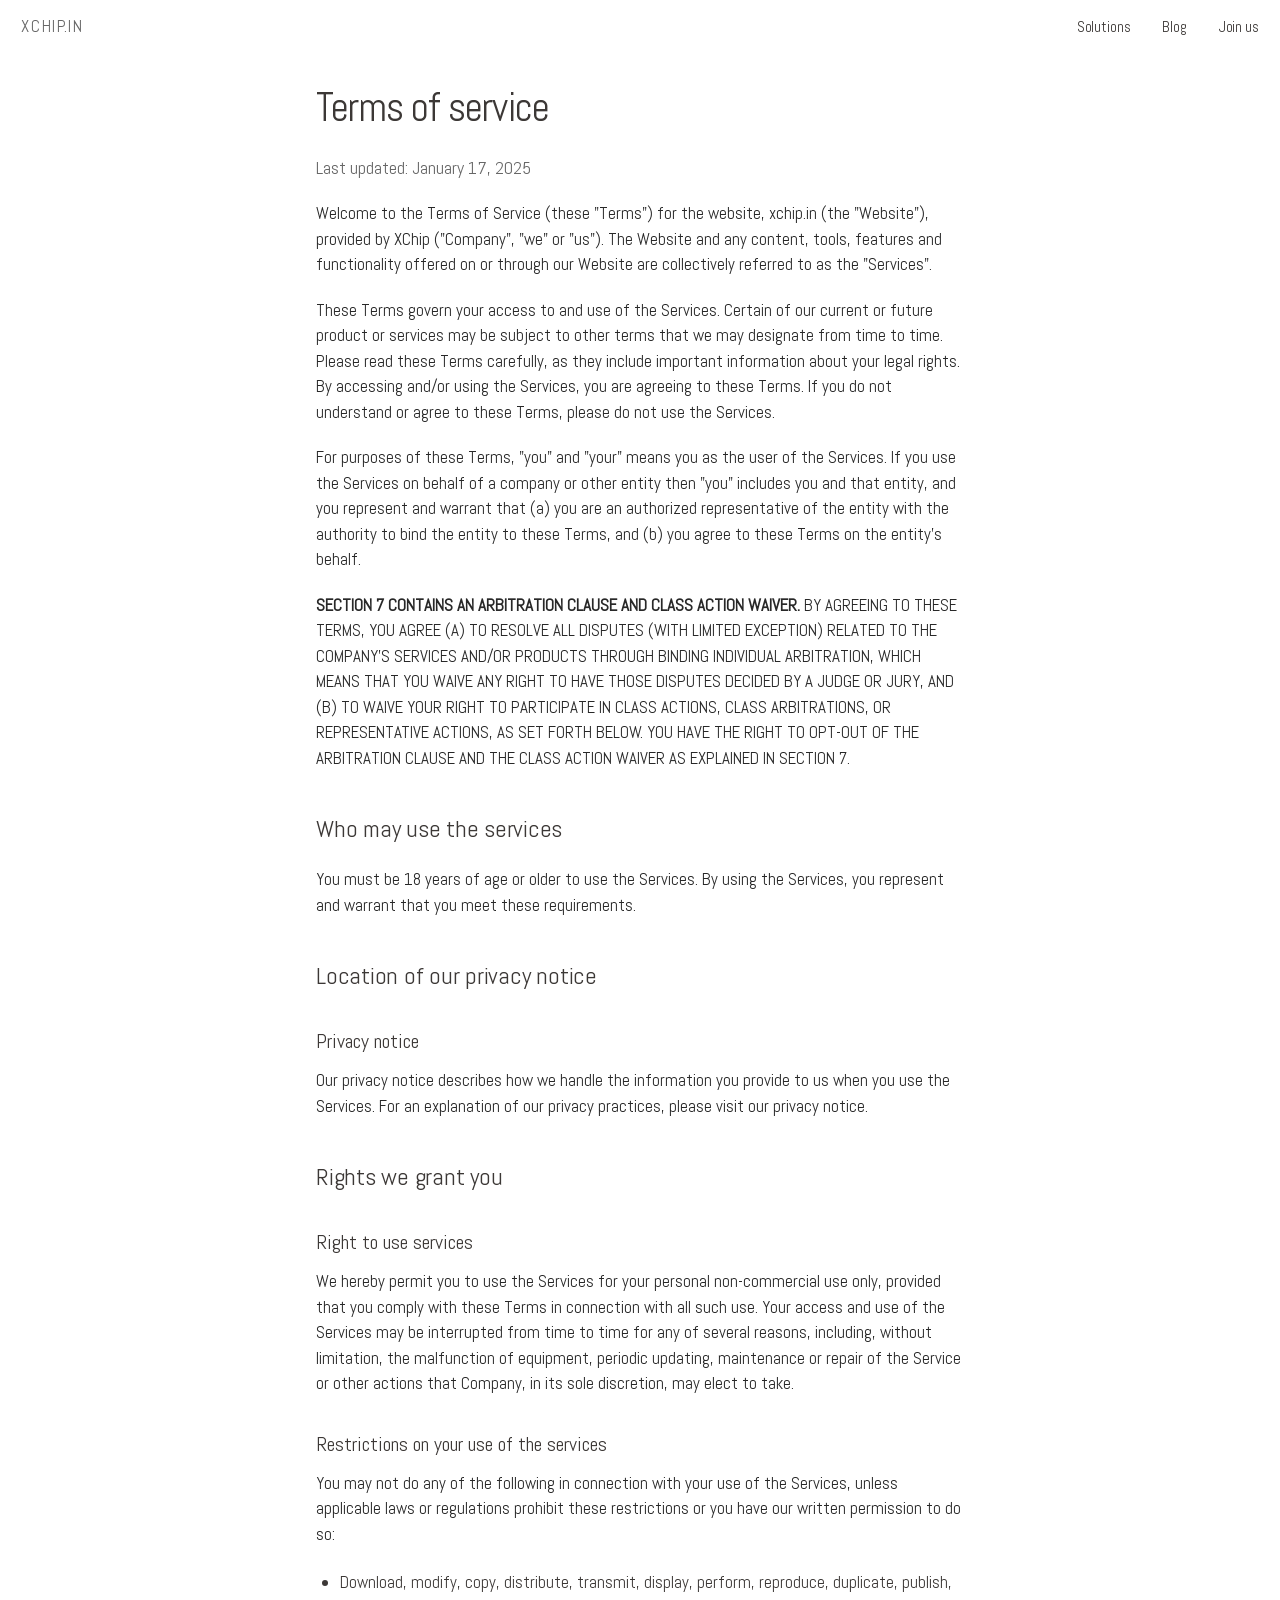
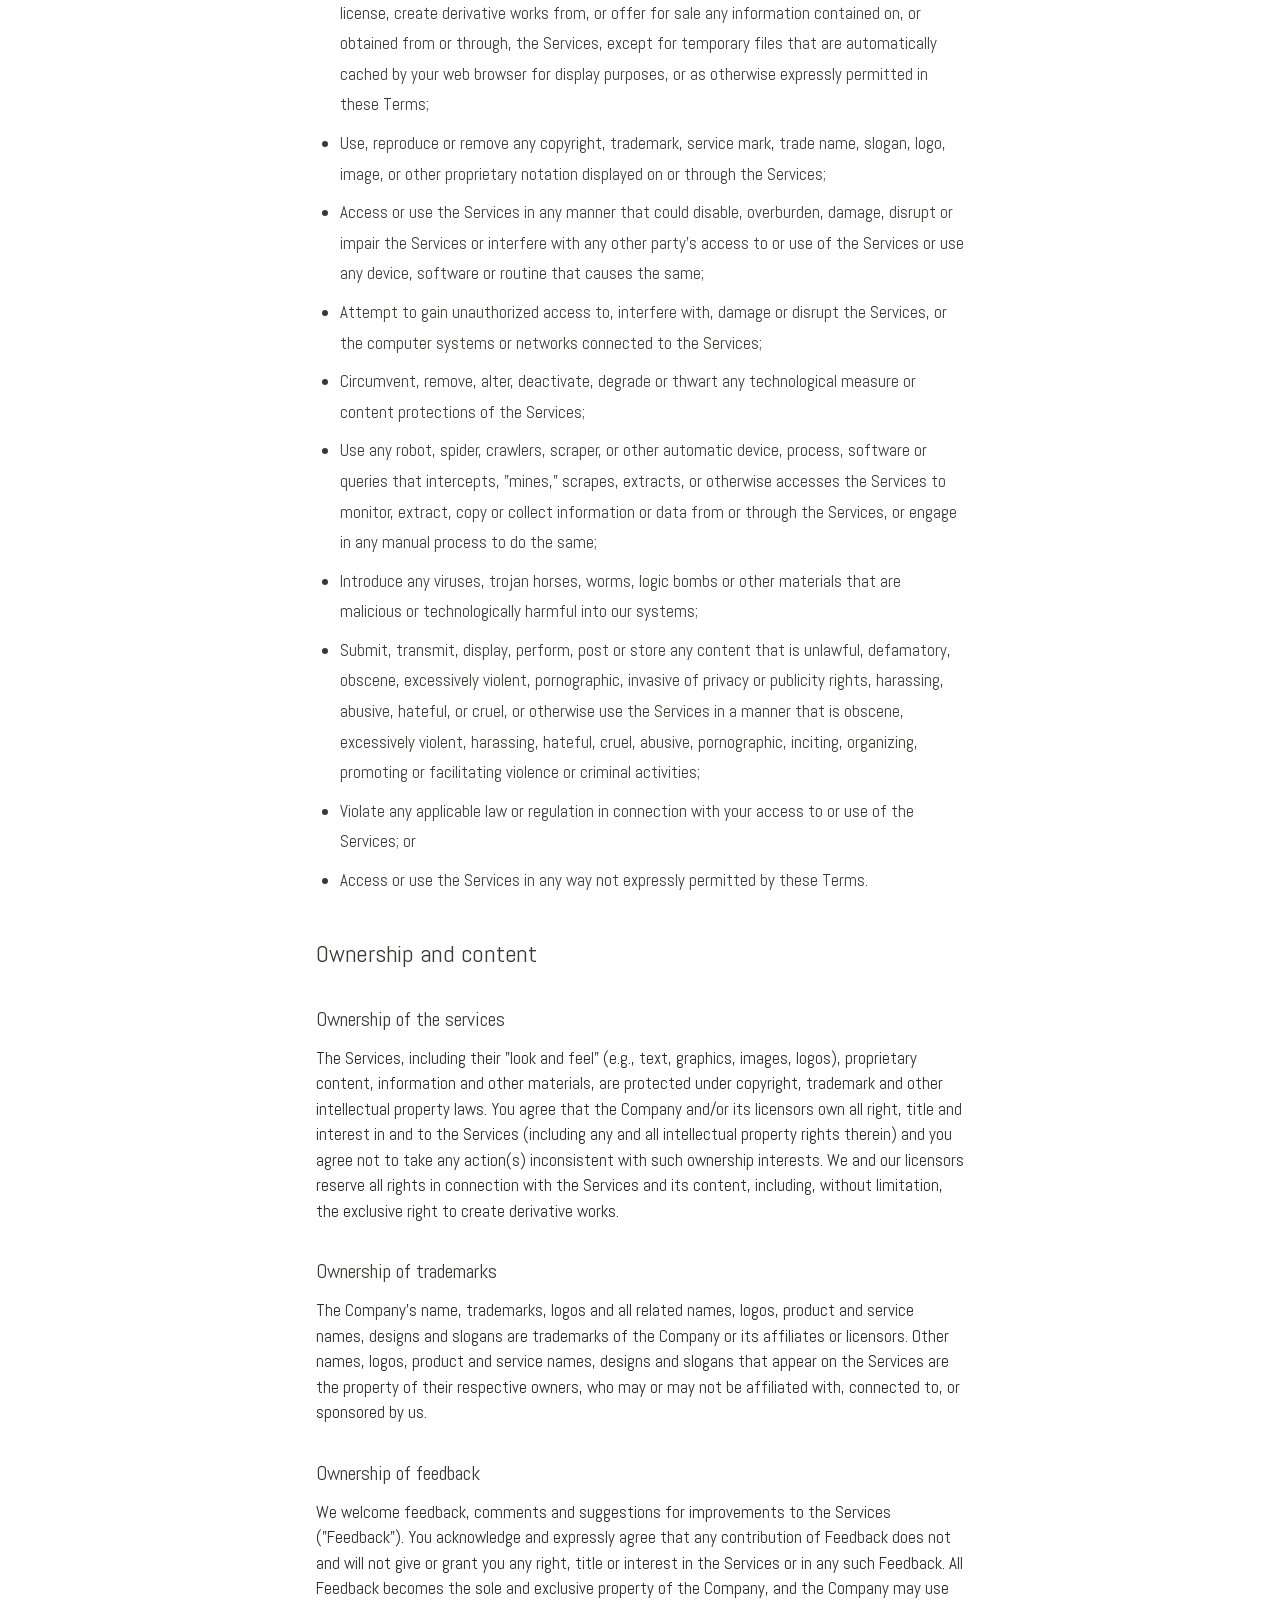
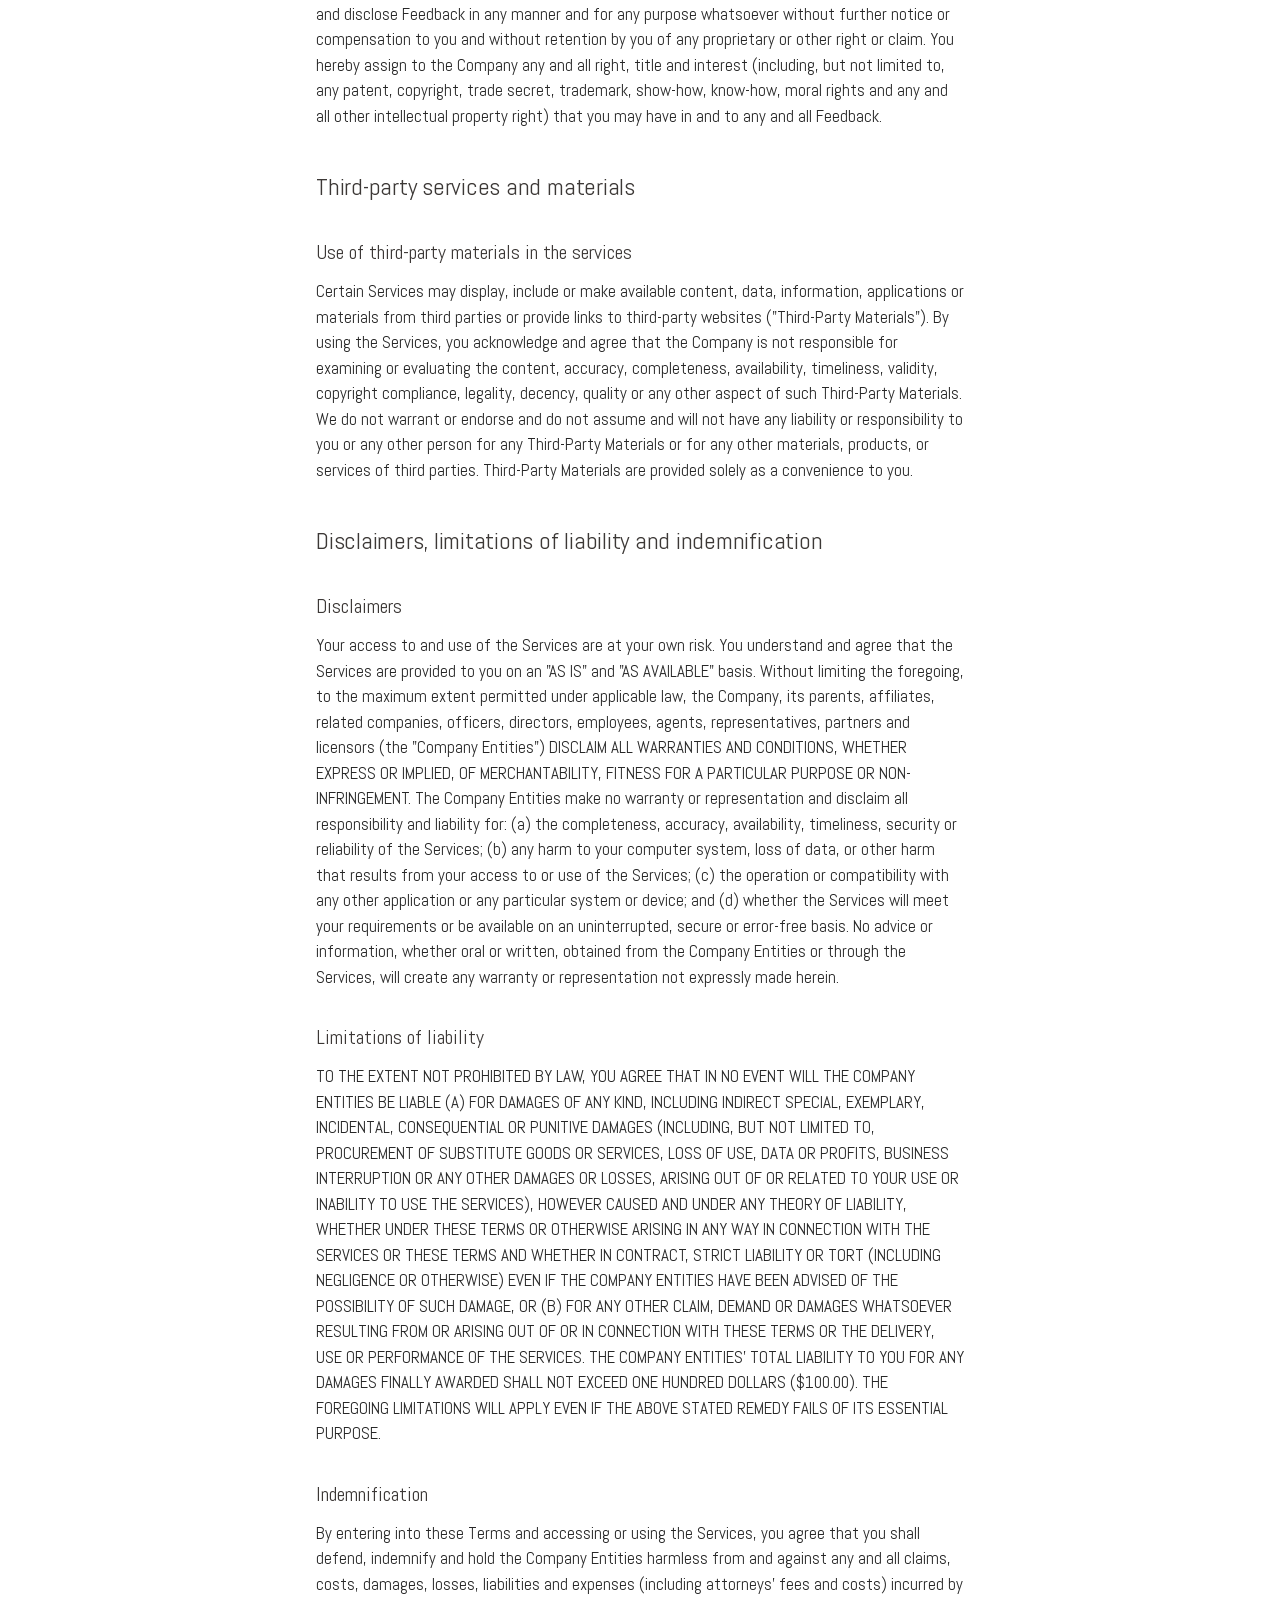
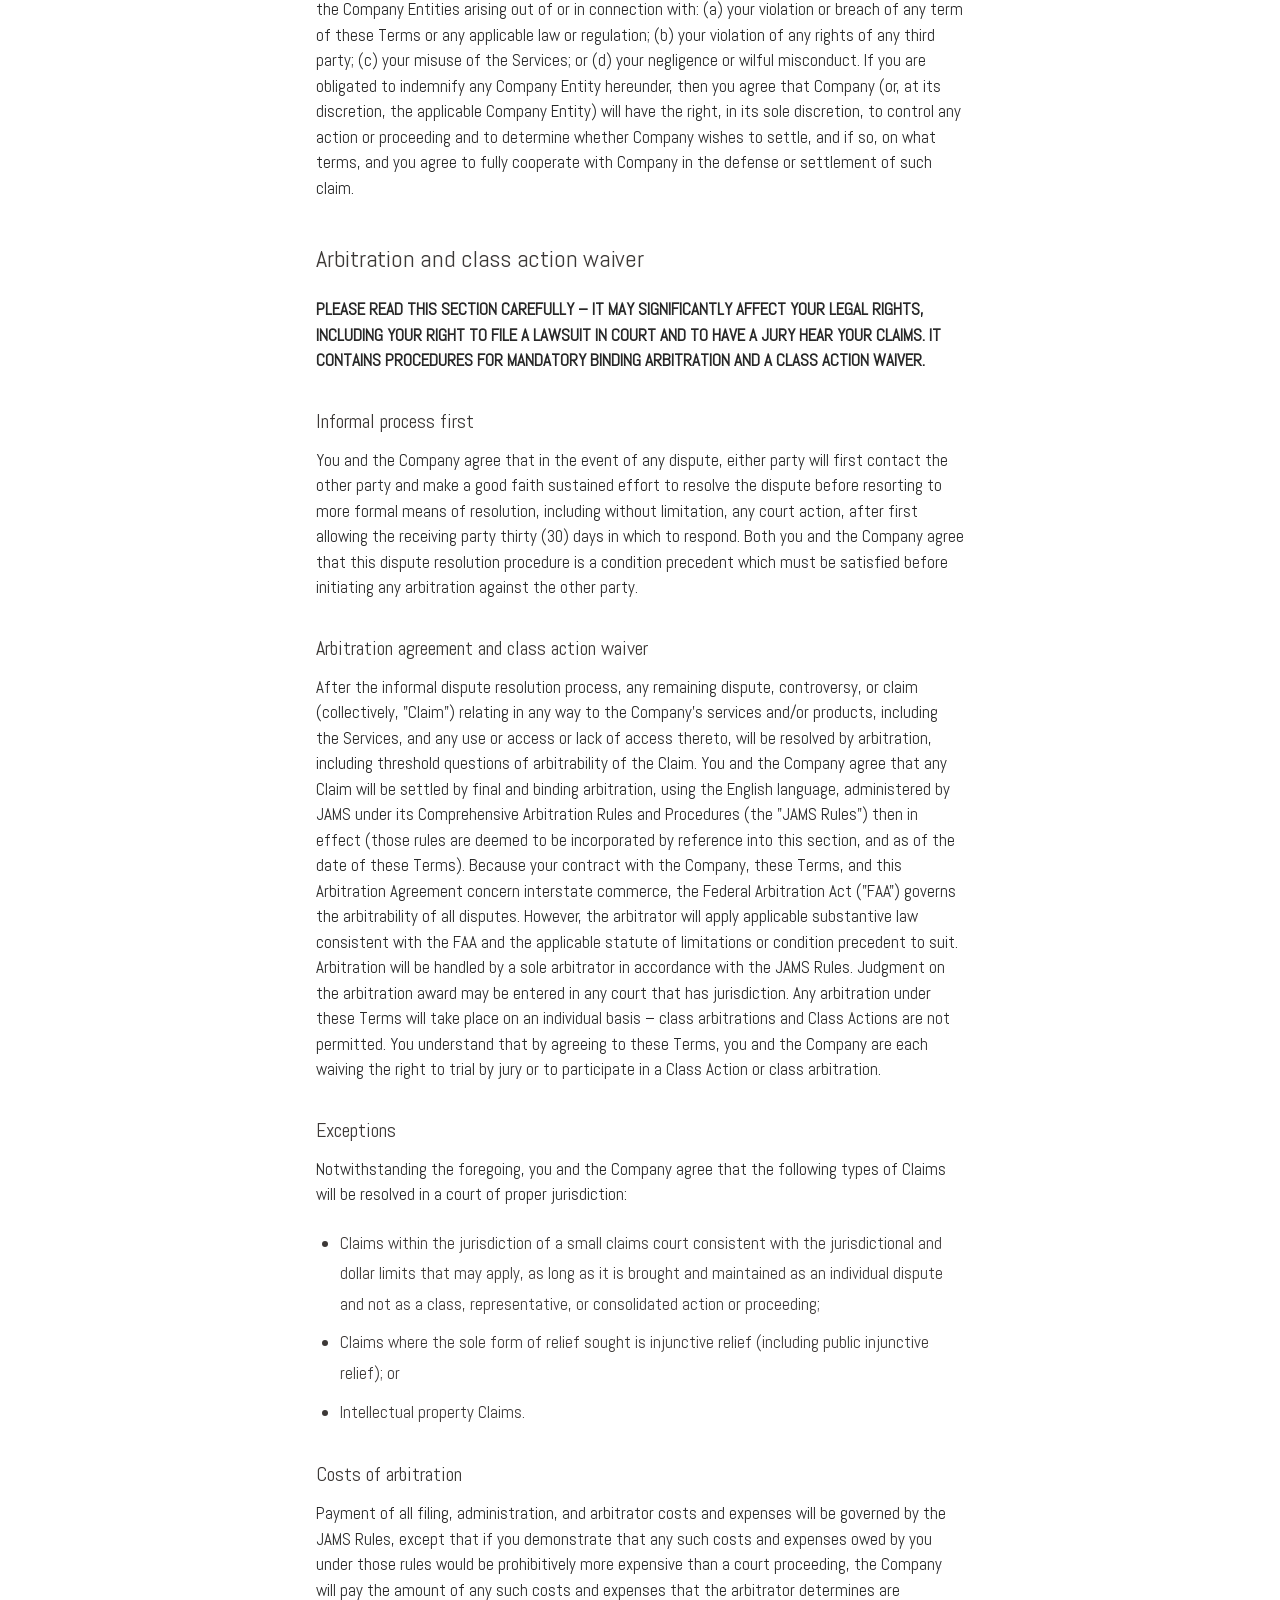
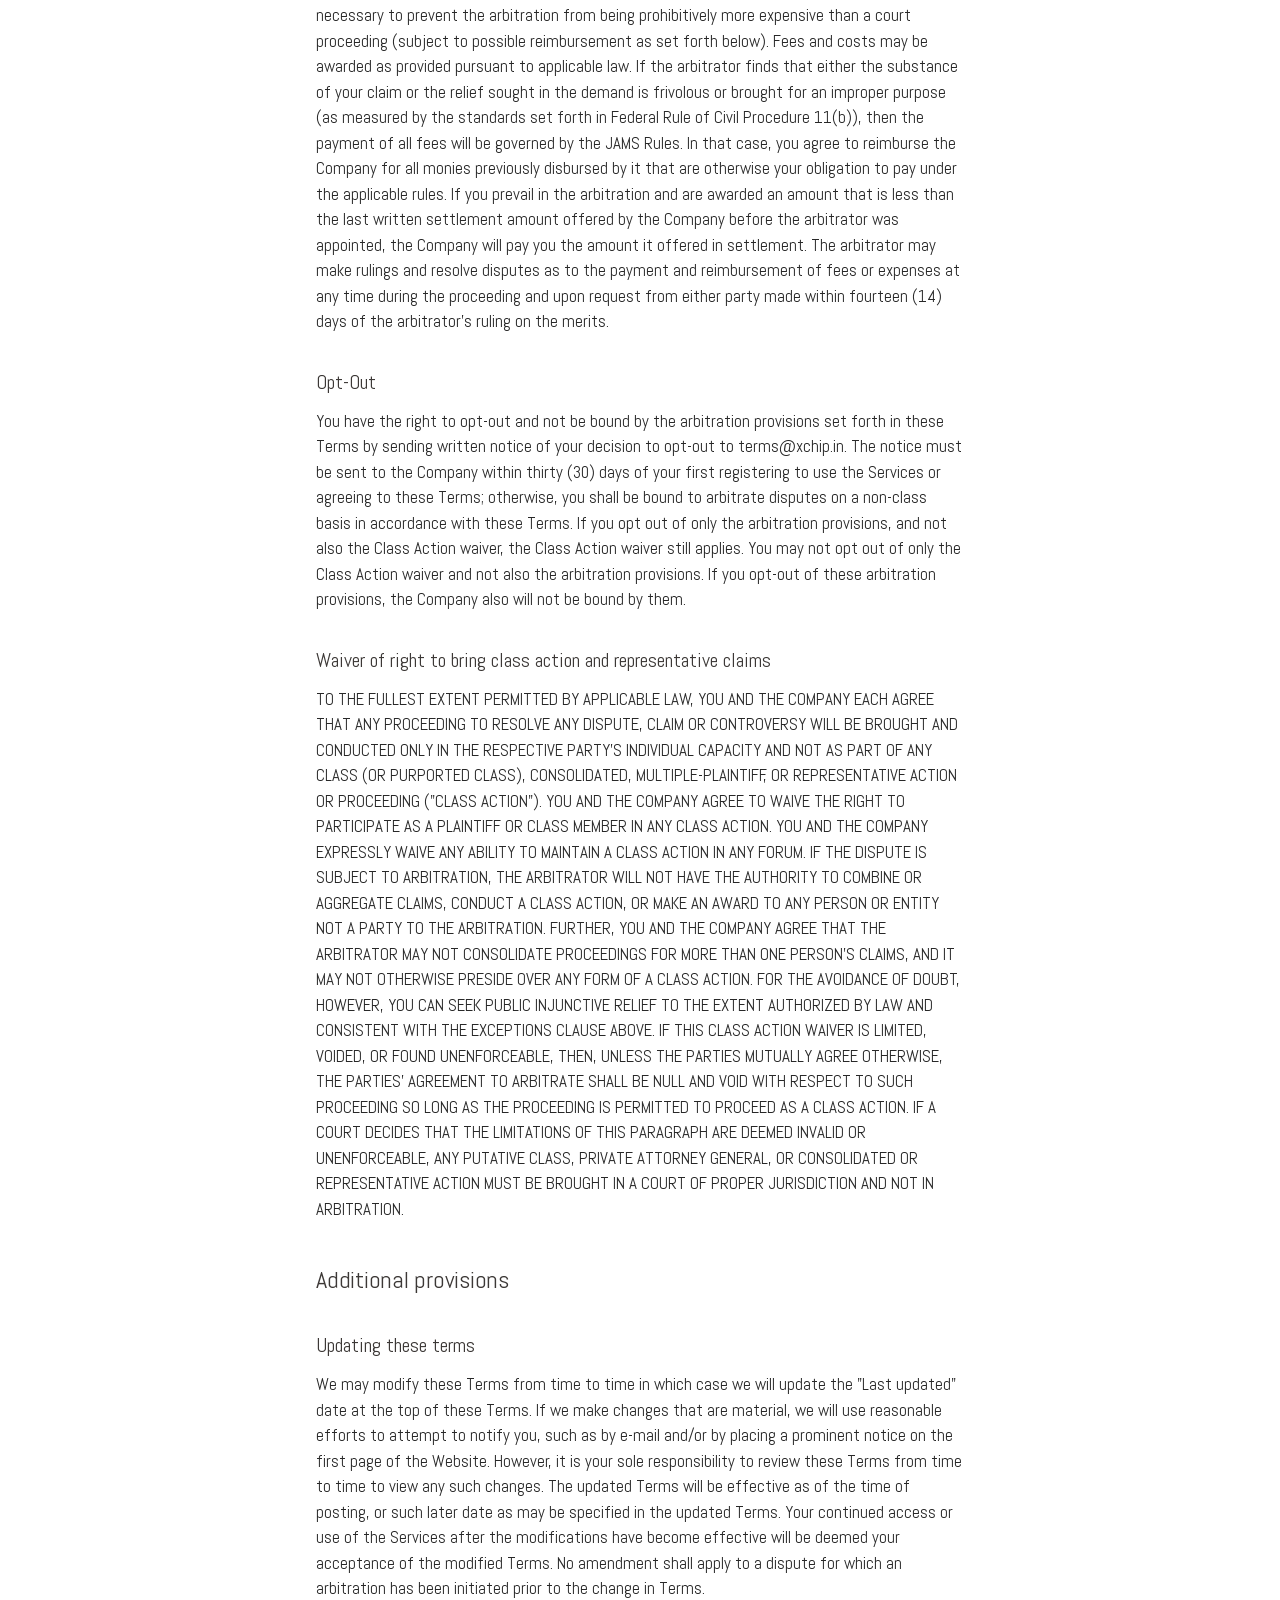
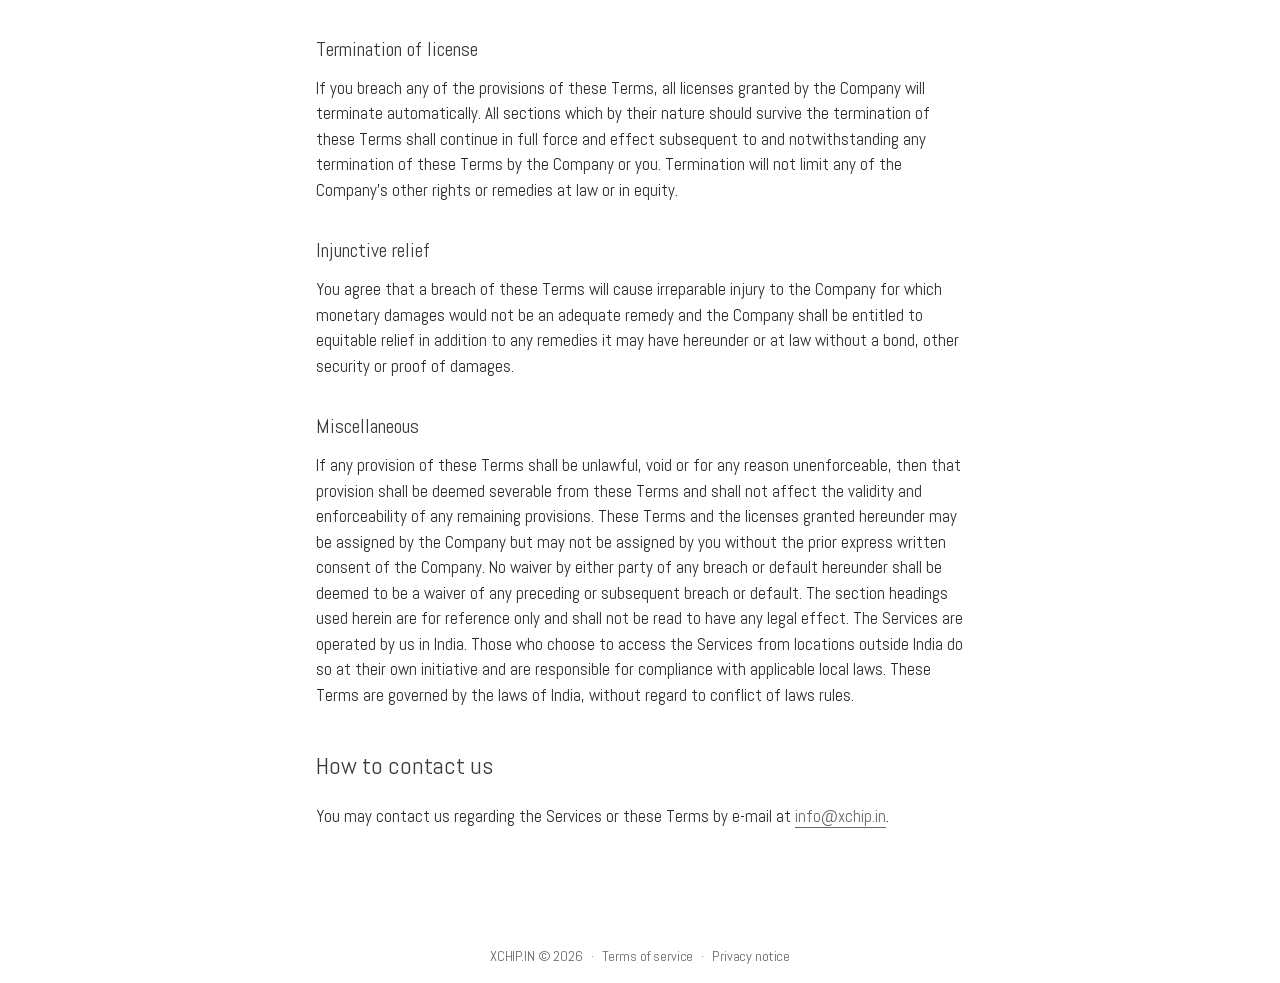
<file: legal/terms.html>
<!DOCTYPE html><html lang="en" class="__variable_bde904 __variable_f241f1"><head><meta charSet="utf-8"/><meta name="viewport" content="width=device-width, initial-scale=1"/><link rel="preload" href="/_next/static/media/4c7c43bdd7a35c63-s.p.woff2" as="font" crossorigin="" type="font/woff2"/><link rel="preload" href="/_next/static/media/5e1bda47f81ec89a-s.p.woff2" as="font" crossorigin="" type="font/woff2"/><link rel="preload" href="/_next/static/media/6681946d7a6ccbb7-s.p.woff2" as="font" crossorigin="" type="font/woff2"/><link rel="preload" href="/_next/static/media/84f090e3b62fb9e3-s.p.woff2" as="font" crossorigin="" type="font/woff2"/><link rel="preload" href="/_next/static/media/e6fd32ec5acdd27d-s.p.woff2" as="font" crossorigin="" type="font/woff2"/><link rel="stylesheet" href="/_next/static/css/184c749d445ab6c7.css" data-precedence="next"/><link rel="preload" as="script" fetchPriority="low" href="/_next/static/chunks/webpack-5a1255510ad6fb88.js"/><script src="/_next/static/chunks/4bd1b696-7f4092adee896cfb.js" async=""></script><script src="/_next/static/chunks/517-1ec7c2b72d653d31.js" async=""></script><script src="/_next/static/chunks/main-app-2e4c3b704518624c.js" async=""></script><script src="/_next/static/chunks/396-ff464c46c90c9ffe.js" async=""></script><script src="/_next/static/chunks/app/legal/terms/page-8ebdc3a200932fa0.js" async=""></script><meta name="next-size-adjust"/><title>XCHIP.IN</title><meta name="description" content="XCHIP.IN is an artificial intelligence research and product company building intelligent solutions for tomorrow&#x27;s challenges."/><link rel="icon" href="https://public.xchip.in/logo/logo-100.png"/><script src="/_next/static/chunks/polyfills-42372ed130431b0a.js" noModule=""></script></head><body><div id="wrapper"><header id="header"><div id="site-header" class="site-header" style="justify-content:space-between"><div class="site-header-left"><div class="navbar-logo "><a href="/">XCHIP.IN</a></div></div><div class="nav-group"><nav class="top-nav"><a href="/solutions">Solutions</a><a href="/blog">Blog</a><a href="/#join-us">Join us</a></nav><button id="menu-toggle" class="hamburger " aria-label="Open menu" aria-expanded="false" aria-controls="mobile-menu" type="button"><span></span><span></span><span></span></button></div></div><div id="mobile-menu" class="mobile-menu-overlay " aria-hidden="true" style="display:none"><div class="mobile-menu-header">XCHIP.IN</div><button class="mobile-menu-close" aria-label="Close menu">✕</button><nav class="mobile-menu-nav" role="navigation" aria-label="Mobile"><a href="/">Home</a><a href="/solutions">Solutions</a><a href="/blog">Blog</a><a href="/#join-us">Join us</a></nav></div></header><main id="main" class="content"><article class="content"><h1 class="page-title">Terms of service</h1><p class="page-subtitle">Last updated: January 17, 2025</p><p>Welcome to the Terms of Service (these &quot;Terms&quot;) for the website, xchip.in (the &quot;Website&quot;), provided by XChip (&quot;Company&quot;, &quot;we&quot; or &quot;us&quot;). The Website and any content, tools, features and functionality offered on or through our Website are collectively referred to as the &quot;Services&quot;.</p><p>These Terms govern your access to and use of the Services. Certain of our current or future product or services may be subject to other terms that we may designate from time to time. Please read these Terms carefully, as they include important information about your legal rights. By accessing and/or using the Services, you are agreeing to these Terms. If you do not understand or agree to these Terms, please do not use the Services.</p><p>For purposes of these Terms, &quot;you&quot; and &quot;your&quot; means you as the user of the Services. If you use the Services on behalf of a company or other entity then &quot;you&quot; includes you and that entity, and you represent and warrant that (a) you are an authorized representative of the entity with the authority to bind the entity to these Terms, and (b) you agree to these Terms on the entity&#x27;s behalf.</p><p><strong>SECTION 7 CONTAINS AN ARBITRATION CLAUSE AND CLASS ACTION WAIVER.</strong> BY AGREEING TO THESE TERMS, YOU AGREE (A) TO RESOLVE ALL DISPUTES (WITH LIMITED EXCEPTION) RELATED TO THE COMPANY&#x27;S SERVICES AND/OR PRODUCTS THROUGH BINDING INDIVIDUAL ARBITRATION, WHICH MEANS THAT YOU WAIVE ANY RIGHT TO HAVE THOSE DISPUTES DECIDED BY A JUDGE OR JURY, AND (B) TO WAIVE YOUR RIGHT TO PARTICIPATE IN CLASS ACTIONS, CLASS ARBITRATIONS, OR REPRESENTATIVE ACTIONS, AS SET FORTH BELOW. YOU HAVE THE RIGHT TO OPT-OUT OF THE ARBITRATION CLAUSE AND THE CLASS ACTION WAIVER AS EXPLAINED IN SECTION 7.</p><h2>Who may use the services</h2><p>You must be 18 years of age or older to use the Services. By using the Services, you represent and warrant that you meet these requirements.</p><h2>Location of our privacy notice</h2><h3>Privacy notice</h3><p>Our privacy notice describes how we handle the information you provide to us when you use the Services. For an explanation of our privacy practices, please visit our privacy notice.</p><h2>Rights we grant you</h2><h3>Right to use services</h3><p>We hereby permit you to use the Services for your personal non-commercial use only, provided that you comply with these Terms in connection with all such use. Your access and use of the Services may be interrupted from time to time for any of several reasons, including, without limitation, the malfunction of equipment, periodic updating, maintenance or repair of the Service or other actions that Company, in its sole discretion, may elect to take.</p><h3>Restrictions on your use of the services</h3><p>You may not do any of the following in connection with your use of the Services, unless applicable laws or regulations prohibit these restrictions or you have our written permission to do so:</p><ul><li>Download, modify, copy, distribute, transmit, display, perform, reproduce, duplicate, publish, license, create derivative works from, or offer for sale any information contained on, or obtained from or through, the Services, except for temporary files that are automatically cached by your web browser for display purposes, or as otherwise expressly permitted in these Terms;</li><li>Use, reproduce or remove any copyright, trademark, service mark, trade name, slogan, logo, image, or other proprietary notation displayed on or through the Services;</li><li>Access or use the Services in any manner that could disable, overburden, damage, disrupt or impair the Services or interfere with any other party&#x27;s access to or use of the Services or use any device, software or routine that causes the same;</li><li>Attempt to gain unauthorized access to, interfere with, damage or disrupt the Services, or the computer systems or networks connected to the Services;</li><li>Circumvent, remove, alter, deactivate, degrade or thwart any technological measure or content protections of the Services;</li><li>Use any robot, spider, crawlers, scraper, or other automatic device, process, software or queries that intercepts, &quot;mines,&quot; scrapes, extracts, or otherwise accesses the Services to monitor, extract, copy or collect information or data from or through the Services, or engage in any manual process to do the same;</li><li>Introduce any viruses, trojan horses, worms, logic bombs or other materials that are malicious or technologically harmful into our systems;</li><li>Submit, transmit, display, perform, post or store any content that is unlawful, defamatory, obscene, excessively violent, pornographic, invasive of privacy or publicity rights, harassing, abusive, hateful, or cruel, or otherwise use the Services in a manner that is obscene, excessively violent, harassing, hateful, cruel, abusive, pornographic, inciting, organizing, promoting or facilitating violence or criminal activities;</li><li>Violate any applicable law or regulation in connection with your access to or use of the Services; or</li><li>Access or use the Services in any way not expressly permitted by these Terms.</li></ul><h2>Ownership and content</h2><h3>Ownership of the services</h3><p>The Services, including their &quot;look and feel&quot; (e.g., text, graphics, images, logos), proprietary content, information and other materials, are protected under copyright, trademark and other intellectual property laws. You agree that the Company and/or its licensors own all right, title and interest in and to the Services (including any and all intellectual property rights therein) and you agree not to take any action(s) inconsistent with such ownership interests. We and our licensors reserve all rights in connection with the Services and its content, including, without limitation, the exclusive right to create derivative works.</p><h3>Ownership of trademarks</h3><p>The Company&#x27;s name, trademarks, logos and all related names, logos, product and service names, designs and slogans are trademarks of the Company or its affiliates or licensors. Other names, logos, product and service names, designs and slogans that appear on the Services are the property of their respective owners, who may or may not be affiliated with, connected to, or sponsored by us.</p><h3>Ownership of feedback</h3><p>We welcome feedback, comments and suggestions for improvements to the Services (&quot;Feedback&quot;). You acknowledge and expressly agree that any contribution of Feedback does not and will not give or grant you any right, title or interest in the Services or in any such Feedback. All Feedback becomes the sole and exclusive property of the Company, and the Company may use and disclose Feedback in any manner and for any purpose whatsoever without further notice or compensation to you and without retention by you of any proprietary or other right or claim. You hereby assign to the Company any and all right, title and interest (including, but not limited to, any patent, copyright, trade secret, trademark, show-how, know-how, moral rights and any and all other intellectual property right) that you may have in and to any and all Feedback.</p><h2>Third-party services and materials</h2><h3>Use of third-party materials in the services</h3><p>Certain Services may display, include or make available content, data, information, applications or materials from third parties or provide links to third-party websites (&quot;Third-Party Materials&quot;). By using the Services, you acknowledge and agree that the Company is not responsible for examining or evaluating the content, accuracy, completeness, availability, timeliness, validity, copyright compliance, legality, decency, quality or any other aspect of such Third-Party Materials. We do not warrant or endorse and do not assume and will not have any liability or responsibility to you or any other person for any Third-Party Materials or for any other materials, products, or services of third parties. Third-Party Materials are provided solely as a convenience to you.</p><h2>Disclaimers, limitations of liability and indemnification</h2><h3>Disclaimers</h3><p>Your access to and use of the Services are at your own risk. You understand and agree that the Services are provided to you on an &quot;AS IS&quot; and &quot;AS AVAILABLE&quot; basis. Without limiting the foregoing, to the maximum extent permitted under applicable law, the Company, its parents, affiliates, related companies, officers, directors, employees, agents, representatives, partners and licensors (the &quot;Company Entities&quot;) DISCLAIM ALL WARRANTIES AND CONDITIONS, WHETHER EXPRESS OR IMPLIED, OF MERCHANTABILITY, FITNESS FOR A PARTICULAR PURPOSE OR NON-INFRINGEMENT. The Company Entities make no warranty or representation and disclaim all responsibility and liability for: (a) the completeness, accuracy, availability, timeliness, security or reliability of the Services; (b) any harm to your computer system, loss of data, or other harm that results from your access to or use of the Services; (c) the operation or compatibility with any other application or any particular system or device; and (d) whether the Services will meet your requirements or be available on an uninterrupted, secure or error-free basis. No advice or information, whether oral or written, obtained from the Company Entities or through the Services, will create any warranty or representation not expressly made herein.</p><h3>Limitations of liability</h3><p>TO THE EXTENT NOT PROHIBITED BY LAW, YOU AGREE THAT IN NO EVENT WILL THE COMPANY ENTITIES BE LIABLE (A) FOR DAMAGES OF ANY KIND, INCLUDING INDIRECT SPECIAL, EXEMPLARY, INCIDENTAL, CONSEQUENTIAL OR PUNITIVE DAMAGES (INCLUDING, BUT NOT LIMITED TO, PROCUREMENT OF SUBSTITUTE GOODS OR SERVICES, LOSS OF USE, DATA OR PROFITS, BUSINESS INTERRUPTION OR ANY OTHER DAMAGES OR LOSSES, ARISING OUT OF OR RELATED TO YOUR USE OR INABILITY TO USE THE SERVICES), HOWEVER CAUSED AND UNDER ANY THEORY OF LIABILITY, WHETHER UNDER THESE TERMS OR OTHERWISE ARISING IN ANY WAY IN CONNECTION WITH THE SERVICES OR THESE TERMS AND WHETHER IN CONTRACT, STRICT LIABILITY OR TORT (INCLUDING NEGLIGENCE OR OTHERWISE) EVEN IF THE COMPANY ENTITIES HAVE BEEN ADVISED OF THE POSSIBILITY OF SUCH DAMAGE, OR (B) FOR ANY OTHER CLAIM, DEMAND OR DAMAGES WHATSOEVER RESULTING FROM OR ARISING OUT OF OR IN CONNECTION WITH THESE TERMS OR THE DELIVERY, USE OR PERFORMANCE OF THE SERVICES. THE COMPANY ENTITIES&#x27; TOTAL LIABILITY TO YOU FOR ANY DAMAGES FINALLY AWARDED SHALL NOT EXCEED ONE HUNDRED DOLLARS ($100.00). THE FOREGOING LIMITATIONS WILL APPLY EVEN IF THE ABOVE STATED REMEDY FAILS OF ITS ESSENTIAL PURPOSE.</p><h3>Indemnification</h3><p>By entering into these Terms and accessing or using the Services, you agree that you shall defend, indemnify and hold the Company Entities harmless from and against any and all claims, costs, damages, losses, liabilities and expenses (including attorneys&#x27; fees and costs) incurred by the Company Entities arising out of or in connection with: (a) your violation or breach of any term of these Terms or any applicable law or regulation; (b) your violation of any rights of any third party; (c) your misuse of the Services; or (d) your negligence or wilful misconduct. If you are obligated to indemnify any Company Entity hereunder, then you agree that Company (or, at its discretion, the applicable Company Entity) will have the right, in its sole discretion, to control any action or proceeding and to determine whether Company wishes to settle, and if so, on what terms, and you agree to fully cooperate with Company in the defense or settlement of such claim.</p><h2>Arbitration and class action waiver</h2><p><strong>PLEASE READ THIS SECTION CAREFULLY – IT MAY SIGNIFICANTLY AFFECT YOUR LEGAL RIGHTS, INCLUDING YOUR RIGHT TO FILE A LAWSUIT IN COURT AND TO HAVE A JURY HEAR YOUR CLAIMS. IT CONTAINS PROCEDURES FOR MANDATORY BINDING ARBITRATION AND A CLASS ACTION WAIVER.</strong></p><h3>Informal process first</h3><p>You and the Company agree that in the event of any dispute, either party will first contact the other party and make a good faith sustained effort to resolve the dispute before resorting to more formal means of resolution, including without limitation, any court action, after first allowing the receiving party thirty (30) days in which to respond. Both you and the Company agree that this dispute resolution procedure is a condition precedent which must be satisfied before initiating any arbitration against the other party.</p><h3>Arbitration agreement and class action waiver</h3><p>After the informal dispute resolution process, any remaining dispute, controversy, or claim (collectively, &quot;Claim&quot;) relating in any way to the Company&#x27;s services and/or products, including the Services, and any use or access or lack of access thereto, will be resolved by arbitration, including threshold questions of arbitrability of the Claim. You and the Company agree that any Claim will be settled by final and binding arbitration, using the English language, administered by JAMS under its Comprehensive Arbitration Rules and Procedures (the &quot;JAMS Rules&quot;) then in effect (those rules are deemed to be incorporated by reference into this section, and as of the date of these Terms). Because your contract with the Company, these Terms, and this Arbitration Agreement concern interstate commerce, the Federal Arbitration Act (&quot;FAA&quot;) governs the arbitrability of all disputes. However, the arbitrator will apply applicable substantive law consistent with the FAA and the applicable statute of limitations or condition precedent to suit. Arbitration will be handled by a sole arbitrator in accordance with the JAMS Rules. Judgment on the arbitration award may be entered in any court that has jurisdiction. Any arbitration under these Terms will take place on an individual basis – class arbitrations and Class Actions are not permitted. You understand that by agreeing to these Terms, you and the Company are each waiving the right to trial by jury or to participate in a Class Action or class arbitration.</p><h3>Exceptions</h3><p>Notwithstanding the foregoing, you and the Company agree that the following types of Claims will be resolved in a court of proper jurisdiction:</p><ul><li>Claims within the jurisdiction of a small claims court consistent with the jurisdictional and dollar limits that may apply, as long as it is brought and maintained as an individual dispute and not as a class, representative, or consolidated action or proceeding;</li><li>Claims where the sole form of relief sought is injunctive relief (including public injunctive relief); or</li><li>Intellectual property Claims.</li></ul><h3>Costs of arbitration</h3><p>Payment of all filing, administration, and arbitrator costs and expenses will be governed by the JAMS Rules, except that if you demonstrate that any such costs and expenses owed by you under those rules would be prohibitively more expensive than a court proceeding, the Company will pay the amount of any such costs and expenses that the arbitrator determines are necessary to prevent the arbitration from being prohibitively more expensive than a court proceeding (subject to possible reimbursement as set forth below). Fees and costs may be awarded as provided pursuant to applicable law. If the arbitrator finds that either the substance of your claim or the relief sought in the demand is frivolous or brought for an improper purpose (as measured by the standards set forth in Federal Rule of Civil Procedure 11(b)), then the payment of all fees will be governed by the JAMS Rules. In that case, you agree to reimburse the Company for all monies previously disbursed by it that are otherwise your obligation to pay under the applicable rules. If you prevail in the arbitration and are awarded an amount that is less than the last written settlement amount offered by the Company before the arbitrator was appointed, the Company will pay you the amount it offered in settlement. The arbitrator may make rulings and resolve disputes as to the payment and reimbursement of fees or expenses at any time during the proceeding and upon request from either party made within fourteen (14) days of the arbitrator&#x27;s ruling on the merits.</p><h3>Opt-Out</h3><p>You have the right to opt-out and not be bound by the arbitration provisions set forth in these Terms by sending written notice of your decision to opt-out to terms@xchip.in. The notice must be sent to the Company within thirty (30) days of your first registering to use the Services or agreeing to these Terms; otherwise, you shall be bound to arbitrate disputes on a non-class basis in accordance with these Terms. If you opt out of only the arbitration provisions, and not also the Class Action waiver, the Class Action waiver still applies. You may not opt out of only the Class Action waiver and not also the arbitration provisions. If you opt-out of these arbitration provisions, the Company also will not be bound by them.</p><h3>Waiver of right to bring class action and representative claims</h3><p>TO THE FULLEST EXTENT PERMITTED BY APPLICABLE LAW, YOU AND THE COMPANY EACH AGREE THAT ANY PROCEEDING TO RESOLVE ANY DISPUTE, CLAIM OR CONTROVERSY WILL BE BROUGHT AND CONDUCTED ONLY IN THE RESPECTIVE PARTY&#x27;S INDIVIDUAL CAPACITY AND NOT AS PART OF ANY CLASS (OR PURPORTED CLASS), CONSOLIDATED, MULTIPLE-PLAINTIFF, OR REPRESENTATIVE ACTION OR PROCEEDING (&quot;CLASS ACTION&quot;). YOU AND THE COMPANY AGREE TO WAIVE THE RIGHT TO PARTICIPATE AS A PLAINTIFF OR CLASS MEMBER IN ANY CLASS ACTION. YOU AND THE COMPANY EXPRESSLY WAIVE ANY ABILITY TO MAINTAIN A CLASS ACTION IN ANY FORUM. IF THE DISPUTE IS SUBJECT TO ARBITRATION, THE ARBITRATOR WILL NOT HAVE THE AUTHORITY TO COMBINE OR AGGREGATE CLAIMS, CONDUCT A CLASS ACTION, OR MAKE AN AWARD TO ANY PERSON OR ENTITY NOT A PARTY TO THE ARBITRATION. FURTHER, YOU AND THE COMPANY AGREE THAT THE ARBITRATOR MAY NOT CONSOLIDATE PROCEEDINGS FOR MORE THAN ONE PERSON&#x27;S CLAIMS, AND IT MAY NOT OTHERWISE PRESIDE OVER ANY FORM OF A CLASS ACTION. FOR THE AVOIDANCE OF DOUBT, HOWEVER, YOU CAN SEEK PUBLIC INJUNCTIVE RELIEF TO THE EXTENT AUTHORIZED BY LAW AND CONSISTENT WITH THE EXCEPTIONS CLAUSE ABOVE. IF THIS CLASS ACTION WAIVER IS LIMITED, VOIDED, OR FOUND UNENFORCEABLE, THEN, UNLESS THE PARTIES MUTUALLY AGREE OTHERWISE, THE PARTIES&#x27; AGREEMENT TO ARBITRATE SHALL BE NULL AND VOID WITH RESPECT TO SUCH PROCEEDING SO LONG AS THE PROCEEDING IS PERMITTED TO PROCEED AS A CLASS ACTION. IF A COURT DECIDES THAT THE LIMITATIONS OF THIS PARAGRAPH ARE DEEMED INVALID OR UNENFORCEABLE, ANY PUTATIVE CLASS, PRIVATE ATTORNEY GENERAL, OR CONSOLIDATED OR REPRESENTATIVE ACTION MUST BE BROUGHT IN A COURT OF PROPER JURISDICTION AND NOT IN ARBITRATION.</p><h2>Additional provisions</h2><h3>Updating these terms</h3><p>We may modify these Terms from time to time in which case we will update the &quot;Last updated&quot; date at the top of these Terms. If we make changes that are material, we will use reasonable efforts to attempt to notify you, such as by e-mail and/or by placing a prominent notice on the first page of the Website. However, it is your sole responsibility to review these Terms from time to time to view any such changes. The updated Terms will be effective as of the time of posting, or such later date as may be specified in the updated Terms. Your continued access or use of the Services after the modifications have become effective will be deemed your acceptance of the modified Terms. No amendment shall apply to a dispute for which an arbitration has been initiated prior to the change in Terms.</p><h3>Termination of license</h3><p>If you breach any of the provisions of these Terms, all licenses granted by the Company will terminate automatically. All sections which by their nature should survive the termination of these Terms shall continue in full force and effect subsequent to and notwithstanding any termination of these Terms by the Company or you. Termination will not limit any of the Company&#x27;s other rights or remedies at law or in equity.</p><h3>Injunctive relief</h3><p>You agree that a breach of these Terms will cause irreparable injury to the Company for which monetary damages would not be an adequate remedy and the Company shall be entitled to equitable relief in addition to any remedies it may have hereunder or at law without a bond, other security or proof of damages.</p><h3>Miscellaneous</h3><p>If any provision of these Terms shall be unlawful, void or for any reason unenforceable, then that provision shall be deemed severable from these Terms and shall not affect the validity and enforceability of any remaining provisions. These Terms and the licenses granted hereunder may be assigned by the Company but may not be assigned by you without the prior express written consent of the Company. No waiver by either party of any breach or default hereunder shall be deemed to be a waiver of any preceding or subsequent breach or default. The section headings used herein are for reference only and shall not be read to have any legal effect. The Services are operated by us in India. Those who choose to access the Services from locations outside India do so at their own initiative and are responsible for compliance with applicable local laws. These Terms are governed by the laws of India, without regard to conflict of laws rules.</p><h2>How to contact us</h2><p>You may contact us regarding the Services or these Terms by e-mail at <a href="mailto:info@xchip.in">info@xchip.in</a>.</p></article></main><footer id="footer"><div><span><a href="/">XCHIP.IN</a> © <!-- -->2026</span><span class="footer-separator" id="first-footer-separator">·</span><span><a href="/legal/terms">Terms of service</a></span><span class="footer-separator">·</span><span><a href="/legal/privacy">Privacy notice</a></span></div></footer></div><script src="/_next/static/chunks/webpack-5a1255510ad6fb88.js" async=""></script><script>(self.__next_f=self.__next_f||[]).push([0])</script><script>self.__next_f.push([1,"7:\"$Sreact.fragment\"\n8:I[5244,[],\"\"]\n9:I[3866,[],\"\"]\na:I[4719,[\"396\",\"static/chunks/396-ff464c46c90c9ffe.js\",\"592\",\"static/chunks/app/legal/terms/page-8ebdc3a200932fa0.js\"],\"default\"]\n10:I[4839,[\"396\",\"static/chunks/396-ff464c46c90c9ffe.js\",\"592\",\"static/chunks/app/legal/terms/page-8ebdc3a200932fa0.js\"],\"\"]\n11:I[6213,[],\"OutletBoundary\"]\n13:I[6213,[],\"MetadataBoundary\"]\n15:I[6213,[],\"ViewportBoundary\"]\n17:I[4835,[],\"\"]\n1:HL[\"/_next/static/media/4c7c43bdd7a35c63-s.p.woff2\",\"font\",{\"crossOrigin\":\"\",\"type\":\"font/woff2\"}]\n2:HL[\"/_next/static/media/5e1bda47f81ec89a-s.p.woff2\",\"font\",{\"crossOrigin\":\"\",\"type\":\"font/woff2\"}]\n3:HL[\"/_next/static/media/6681946d7a6ccbb7-s.p.woff2\",\"font\",{\"crossOrigin\":\"\",\"type\":\"font/woff2\"}]\n4:HL[\"/_next/static/media/84f090e3b62fb9e3-s.p.woff2\",\"font\",{\"crossOrigin\":\"\",\"type\":\"font/woff2\"}]\n5:HL[\"/_next/static/media/e6fd32ec5acdd27d-s.p.woff2\",\"font\",{\"crossOrigin\":\"\",\"type\":\"font/woff2\"}]\n6:HL[\"/_next/static/css/184c749d445ab6c7.css\",\"style\"]\nb:T503,Your access to and use of the Services are at your own risk. You understand and agree that the Services are provided to you on an \"AS IS\" and \"AS AVAILABLE\" basis. Without limiting the foregoing, to the maximum extent permitted under applicable law, the Company, its parents, affiliates, related companies, officers, directors, employees, agents, representatives, partners and licensors (the \"Company Entities\") DISCLAIM ALL WARRANTIES AND CONDITIONS, WHETHER EXPRESS OR IMPLIED, OF MERCHANTABILITY, FITNESS FOR A PARTICULAR PURPOSE OR NON-INFRINGEMENT. The Company Entities make no warranty or representation and disclaim all responsibility and liability for: (a) the completeness, accuracy, availability, timeliness, security or reliability of the Services; (b) any harm to your computer system, loss of data, or other harm that results from your access to or use of the Services; (c) the operation or compatibility with any other application or any particular system or device; and (d) whether the Services will meet your requirements or be available on a"])</script><script>self.__next_f.push([1,"n uninterrupted, secure or error-free basis. No advice or information, whether oral or written, obtained from the Company Entities or through the Services, will create any warranty or representation not expressly made herein.c:T495,TO THE EXTENT NOT PROHIBITED BY LAW, YOU AGREE THAT IN NO EVENT WILL THE COMPANY ENTITIES BE LIABLE (A) FOR DAMAGES OF ANY KIND, INCLUDING INDIRECT SPECIAL, EXEMPLARY, INCIDENTAL, CONSEQUENTIAL OR PUNITIVE DAMAGES (INCLUDING, BUT NOT LIMITED TO, PROCUREMENT OF SUBSTITUTE GOODS OR SERVICES, LOSS OF USE, DATA OR PROFITS, BUSINESS INTERRUPTION OR ANY OTHER DAMAGES OR LOSSES, ARISING OUT OF OR RELATED TO YOUR USE OR INABILITY TO USE THE SERVICES), HOWEVER CAUSED AND UNDER ANY THEORY OF LIABILITY, WHETHER UNDER THESE TERMS OR OTHERWISE ARISING IN ANY WAY IN CONNECTION WITH THE SERVICES OR THESE TERMS AND WHETHER IN CONTRACT, STRICT LIABILITY OR TORT (INCLUDING NEGLIGENCE OR OTHERWISE) EVEN IF THE COMPANY ENTITIES HAVE BEEN ADVISED OF THE POSSIBILITY OF SUCH DAMAGE, OR (B) FOR ANY OTHER CLAIM, DEMAND OR DAMAGES WHATSOEVER RESULTING FROM OR ARISING OUT OF OR IN CONNECTION WITH THESE TERMS OR THE DELIVERY, USE OR PERFORMANCE OF THE SERVICES. THE COMPANY ENTITIES' TOTAL LIABILITY TO YOU FOR ANY DAMAGES FINALLY AWARDED SHALL NOT EXCEED ONE HUNDRED DOLLARS ($100.00). THE FOREGOING LIMITATIONS WILL APPLY EVEN IF THE ABOVE STATED REMEDY FAILS OF ITS ESSENTIAL PURPOSE.d:T5e7,After the informal dispute resolution process, any remaining dispute, controversy, or claim (collectively, \"Claim\") relating in any way to the Company's services and/or products, including the Services, and any use or access or lack of access thereto, will be resolved by arbitration, including threshold questions of arbitrability of the Claim. You and the Company agree that any Claim will be settled by final and binding arbitration, using the English language, administered by JAMS under its Comprehensive Arbitration Rules and Procedures (the \"JAMS Rules\") then in effect (those rules are deemed to be incorporated by reference int"])</script><script>self.__next_f.push([1,"o this section, and as of the date of these Terms). Because your contract with the Company, these Terms, and this Arbitration Agreement concern interstate commerce, the Federal Arbitration Act (\"FAA\") governs the arbitrability of all disputes. However, the arbitrator will apply applicable substantive law consistent with the FAA and the applicable statute of limitations or condition precedent to suit. Arbitration will be handled by a sole arbitrator in accordance with the JAMS Rules. Judgment on the arbitration award may be entered in any court that has jurisdiction. Any arbitration under these Terms will take place on an individual basis – class arbitrations and Class Actions are not permitted. You understand that by agreeing to these Terms, you and the Company are each waiving the right to trial by jury or to participate in a Class Action or class arbitration.e:T5fc,Payment of all filing, administration, and arbitrator costs and expenses will be governed by the JAMS Rules, except that if you demonstrate that any such costs and expenses owed by you under those rules would be prohibitively more expensive than a court proceeding, the Company will pay the amount of any such costs and expenses that the arbitrator determines are necessary to prevent the arbitration from being prohibitively more expensive than a court proceeding (subject to possible reimbursement as set forth below). Fees and costs may be awarded as provided pursuant to applicable law. If the arbitrator finds that either the substance of your claim or the relief sought in the demand is frivolous or brought for an improper purpose (as measured by the standards set forth in Federal Rule of Civil Procedure 11(b)), then the payment of all fees will be governed by the JAMS Rules. In that case, you agree to reimburse the Company for all monies previously disbursed by it that are otherwise your obligation to pay under the applicable rules. If you prevail in the arbitration and are awarded an amount that is less than the last written settlement amount offere"])</script><script>self.__next_f.push([1,"d by the Company before the arbitrator was appointed, the Company will pay you the amount it offered in settlement. The arbitrator may make rulings and resolve disputes as to the payment and reimbursement of fees or expenses at any time during the proceeding and upon request from either party made within fourteen (14) days of the arbitrator's ruling on the merits.f:T683,TO THE FULLEST EXTENT PERMITTED BY APPLICABLE LAW, YOU AND THE COMPANY EACH AGREE THAT ANY PROCEEDING TO RESOLVE ANY DISPUTE, CLAIM OR CONTROVERSY WILL BE BROUGHT AND CONDUCTED ONLY IN THE RESPECTIVE PARTY'S INDIVIDUAL CAPACITY AND NOT AS PART OF ANY CLASS (OR PURPORTED CLASS), CONSOLIDATED, MULTIPLE-PLAINTIFF, OR REPRESENTATIVE ACTION OR PROCEEDING (\"CLASS ACTION\"). YOU AND THE COMPANY AGREE TO WAIVE THE RIGHT TO PARTICIPATE AS A PLAINTIFF OR CLASS MEMBER IN ANY CLASS ACTION. YOU AND THE COMPANY EXPRESSLY WAIVE ANY ABILITY TO MAINTAIN A CLASS ACTION IN ANY FORUM. IF THE DISPUTE IS SUBJECT TO ARBITRATION, THE ARBITRATOR WILL NOT HAVE THE AUTHORITY TO COMBINE OR AGGREGATE CLAIMS, CONDUCT A CLASS ACTION, OR MAKE AN AWARD TO ANY PERSON OR ENTITY NOT A PARTY TO THE ARBITRATION. FURTHER, YOU AND THE COMPANY AGREE THAT THE ARBITRATOR MAY NOT CONSOLIDATE PROCEEDINGS FOR MORE THAN ONE PERSON'S CLAIMS, AND IT MAY NOT OTHERWISE PRESIDE OVER ANY FORM OF A CLASS ACTION. FOR THE AVOIDANCE OF DOUBT, HOWEVER, YOU CAN SEEK PUBLIC INJUNCTIVE RELIEF TO THE EXTENT AUTHORIZED BY LAW AND CONSISTENT WITH THE EXCEPTIONS CLAUSE ABOVE. IF THIS CLASS ACTION WAIVER IS LIMITED, VOIDED, OR FOUND UNENFORCEABLE, THEN, UNLESS THE PARTIES MUTUALLY AGREE OTHERWISE, THE PARTIES' AGREEMENT TO ARBITRATE SHALL BE NULL AND VOID WITH RESPECT TO SUCH PROCEEDING SO LONG AS THE PROCEEDING IS PERMITTED TO PROCEED AS A CLASS ACTION. IF A COURT DECIDES THAT THE LIMITATIONS OF THIS PARAGRAPH ARE DEEMED INVALID OR UNENFORCEABLE, ANY PUTATIVE CLASS, PRIVATE ATTORNEY GENERAL, OR CONSOLIDATED OR REPRESENTATIVE ACTION MUST BE BROUGHT IN A COURT OF PROPER JURISDICTION AND NOT IN ARBITRATION."])</script><script>self.__next_f.push([1,"0:{\"P\":null,\"b\":\"QswQ741Dr-mZb21B0FZ2A\",\"p\":\"\",\"c\":[\"\",\"legal\",\"terms\"],\"i\":false,\"f\":[[[\"\",{\"children\":[\"legal\",{\"children\":[\"terms\",{\"children\":[\"__PAGE__\",{}]}]}]},\"$undefined\",\"$undefined\",true],[\"\",[\"$\",\"$7\",\"c\",{\"children\":[[[\"$\",\"link\",\"0\",{\"rel\":\"stylesheet\",\"href\":\"/_next/static/css/184c749d445ab6c7.css\",\"precedence\":\"next\",\"crossOrigin\":\"$undefined\",\"nonce\":\"$undefined\"}]],[\"$\",\"html\",null,{\"lang\":\"en\",\"className\":\"__variable_bde904 __variable_f241f1\",\"children\":[\"$\",\"body\",null,{\"children\":[\"$\",\"$L8\",null,{\"parallelRouterKey\":\"children\",\"segmentPath\":[\"children\"],\"error\":\"$undefined\",\"errorStyles\":\"$undefined\",\"errorScripts\":\"$undefined\",\"template\":[\"$\",\"$L9\",null,{}],\"templateStyles\":\"$undefined\",\"templateScripts\":\"$undefined\",\"notFound\":[[\"$\",\"title\",null,{\"children\":\"404: This page could not be found.\"}],[\"$\",\"div\",null,{\"style\":{\"fontFamily\":\"system-ui,\\\"Segoe UI\\\",Roboto,Helvetica,Arial,sans-serif,\\\"Apple Color Emoji\\\",\\\"Segoe UI Emoji\\\"\",\"height\":\"100vh\",\"textAlign\":\"center\",\"display\":\"flex\",\"flexDirection\":\"column\",\"alignItems\":\"center\",\"justifyContent\":\"center\"},\"children\":[\"$\",\"div\",null,{\"children\":[[\"$\",\"style\",null,{\"dangerouslySetInnerHTML\":{\"__html\":\"body{color:#000;background:#fff;margin:0}.next-error-h1{border-right:1px solid rgba(0,0,0,.3)}@media (prefers-color-scheme:dark){body{color:#fff;background:#000}.next-error-h1{border-right:1px solid rgba(255,255,255,.3)}}\"}}],[\"$\",\"h1\",null,{\"className\":\"next-error-h1\",\"style\":{\"display\":\"inline-block\",\"margin\":\"0 20px 0 0\",\"padding\":\"0 23px 0 0\",\"fontSize\":24,\"fontWeight\":500,\"verticalAlign\":\"top\",\"lineHeight\":\"49px\"},\"children\":\"404\"}],[\"$\",\"div\",null,{\"style\":{\"display\":\"inline-block\"},\"children\":[\"$\",\"h2\",null,{\"style\":{\"fontSize\":14,\"fontWeight\":400,\"lineHeight\":\"49px\",\"margin\":0},\"children\":\"This page could not be found.\"}]}]]}]}]],\"notFoundStyles\":[]}]}]}]]}],{\"children\":[\"legal\",[\"$\",\"$7\",\"c\",{\"children\":[null,[\"$\",\"$L8\",null,{\"parallelRouterKey\":\"children\",\"segmentPath\":[\"children\",\"legal\",\"children\"],\"error\":\"$undefined\",\"errorStyles\":\"$undefined\",\"errorScripts\":\"$undefined\",\"template\":[\"$\",\"$L9\",null,{}],\"templateStyles\":\"$undefined\",\"templateScripts\":\"$undefined\",\"notFound\":\"$undefined\",\"notFoundStyles\":\"$undefined\"}]]}],{\"children\":[\"terms\",[\"$\",\"$7\",\"c\",{\"children\":[null,[\"$\",\"$L8\",null,{\"parallelRouterKey\":\"children\",\"segmentPath\":[\"children\",\"legal\",\"children\",\"terms\",\"children\"],\"error\":\"$undefined\",\"errorStyles\":\"$undefined\",\"errorScripts\":\"$undefined\",\"template\":[\"$\",\"$L9\",null,{}],\"templateStyles\":\"$undefined\",\"templateScripts\":\"$undefined\",\"notFound\":\"$undefined\",\"notFoundStyles\":\"$undefined\"}]]}],{\"children\":[\"__PAGE__\",[\"$\",\"$7\",\"c\",{\"children\":[[\"$\",\"div\",null,{\"id\":\"wrapper\",\"children\":[[\"$\",\"$La\",null,{\"showLogo\":false}],[\"$\",\"main\",null,{\"id\":\"main\",\"className\":\"content\",\"children\":[\"$\",\"article\",null,{\"className\":\"content\",\"children\":[[\"$\",\"h1\",null,{\"className\":\"page-title\",\"children\":\"Terms of service\"}],[\"$\",\"p\",null,{\"className\":\"page-subtitle\",\"children\":\"Last updated: January 17, 2025\"}],[\"$\",\"p\",null,{\"children\":\"Welcome to the Terms of Service (these \\\"Terms\\\") for the website, xchip.in (the \\\"Website\\\"), provided by XChip (\\\"Company\\\", \\\"we\\\" or \\\"us\\\"). The Website and any content, tools, features and functionality offered on or through our Website are collectively referred to as the \\\"Services\\\".\"}],[\"$\",\"p\",null,{\"children\":\"These Terms govern your access to and use of the Services. Certain of our current or future product or services may be subject to other terms that we may designate from time to time. Please read these Terms carefully, as they include important information about your legal rights. By accessing and/or using the Services, you are agreeing to these Terms. If you do not understand or agree to these Terms, please do not use the Services.\"}],[\"$\",\"p\",null,{\"children\":\"For purposes of these Terms, \\\"you\\\" and \\\"your\\\" means you as the user of the Services. If you use the Services on behalf of a company or other entity then \\\"you\\\" includes you and that entity, and you represent and warrant that (a) you are an authorized representative of the entity with the authority to bind the entity to these Terms, and (b) you agree to these Terms on the entity's behalf.\"}],[\"$\",\"p\",null,{\"children\":[[\"$\",\"strong\",null,{\"children\":\"SECTION 7 CONTAINS AN ARBITRATION CLAUSE AND CLASS ACTION WAIVER.\"}],\" BY AGREEING TO THESE TERMS, YOU AGREE (A) TO RESOLVE ALL DISPUTES (WITH LIMITED EXCEPTION) RELATED TO THE COMPANY'S SERVICES AND/OR PRODUCTS THROUGH BINDING INDIVIDUAL ARBITRATION, WHICH MEANS THAT YOU WAIVE ANY RIGHT TO HAVE THOSE DISPUTES DECIDED BY A JUDGE OR JURY, AND (B) TO WAIVE YOUR RIGHT TO PARTICIPATE IN CLASS ACTIONS, CLASS ARBITRATIONS, OR REPRESENTATIVE ACTIONS, AS SET FORTH BELOW. YOU HAVE THE RIGHT TO OPT-OUT OF THE ARBITRATION CLAUSE AND THE CLASS ACTION WAIVER AS EXPLAINED IN SECTION 7.\"]}],[\"$\",\"h2\",null,{\"children\":\"Who may use the services\"}],[\"$\",\"p\",null,{\"children\":\"You must be 18 years of age or older to use the Services. By using the Services, you represent and warrant that you meet these requirements.\"}],[\"$\",\"h2\",null,{\"children\":\"Location of our privacy notice\"}],[\"$\",\"h3\",null,{\"children\":\"Privacy notice\"}],[\"$\",\"p\",null,{\"children\":\"Our privacy notice describes how we handle the information you provide to us when you use the Services. For an explanation of our privacy practices, please visit our privacy notice.\"}],[\"$\",\"h2\",null,{\"children\":\"Rights we grant you\"}],[\"$\",\"h3\",null,{\"children\":\"Right to use services\"}],[\"$\",\"p\",null,{\"children\":\"We hereby permit you to use the Services for your personal non-commercial use only, provided that you comply with these Terms in connection with all such use. Your access and use of the Services may be interrupted from time to time for any of several reasons, including, without limitation, the malfunction of equipment, periodic updating, maintenance or repair of the Service or other actions that Company, in its sole discretion, may elect to take.\"}],[\"$\",\"h3\",null,{\"children\":\"Restrictions on your use of the services\"}],[\"$\",\"p\",null,{\"children\":\"You may not do any of the following in connection with your use of the Services, unless applicable laws or regulations prohibit these restrictions or you have our written permission to do so:\"}],[\"$\",\"ul\",null,{\"children\":[[\"$\",\"li\",null,{\"children\":\"Download, modify, copy, distribute, transmit, display, perform, reproduce, duplicate, publish, license, create derivative works from, or offer for sale any information contained on, or obtained from or through, the Services, except for temporary files that are automatically cached by your web browser for display purposes, or as otherwise expressly permitted in these Terms;\"}],[\"$\",\"li\",null,{\"children\":\"Use, reproduce or remove any copyright, trademark, service mark, trade name, slogan, logo, image, or other proprietary notation displayed on or through the Services;\"}],[\"$\",\"li\",null,{\"children\":\"Access or use the Services in any manner that could disable, overburden, damage, disrupt or impair the Services or interfere with any other party's access to or use of the Services or use any device, software or routine that causes the same;\"}],[\"$\",\"li\",null,{\"children\":\"Attempt to gain unauthorized access to, interfere with, damage or disrupt the Services, or the computer systems or networks connected to the Services;\"}],[\"$\",\"li\",null,{\"children\":\"Circumvent, remove, alter, deactivate, degrade or thwart any technological measure or content protections of the Services;\"}],[\"$\",\"li\",null,{\"children\":\"Use any robot, spider, crawlers, scraper, or other automatic device, process, software or queries that intercepts, \\\"mines,\\\" scrapes, extracts, or otherwise accesses the Services to monitor, extract, copy or collect information or data from or through the Services, or engage in any manual process to do the same;\"}],[\"$\",\"li\",null,{\"children\":\"Introduce any viruses, trojan horses, worms, logic bombs or other materials that are malicious or technologically harmful into our systems;\"}],[\"$\",\"li\",null,{\"children\":\"Submit, transmit, display, perform, post or store any content that is unlawful, defamatory, obscene, excessively violent, pornographic, invasive of privacy or publicity rights, harassing, abusive, hateful, or cruel, or otherwise use the Services in a manner that is obscene, excessively violent, harassing, hateful, cruel, abusive, pornographic, inciting, organizing, promoting or facilitating violence or criminal activities;\"}],[\"$\",\"li\",null,{\"children\":\"Violate any applicable law or regulation in connection with your access to or use of the Services; or\"}],[\"$\",\"li\",null,{\"children\":\"Access or use the Services in any way not expressly permitted by these Terms.\"}]]}],[\"$\",\"h2\",null,{\"children\":\"Ownership and content\"}],[\"$\",\"h3\",null,{\"children\":\"Ownership of the services\"}],[\"$\",\"p\",null,{\"children\":\"The Services, including their \\\"look and feel\\\" (e.g., text, graphics, images, logos), proprietary content, information and other materials, are protected under copyright, trademark and other intellectual property laws. You agree that the Company and/or its licensors own all right, title and interest in and to the Services (including any and all intellectual property rights therein) and you agree not to take any action(s) inconsistent with such ownership interests. We and our licensors reserve all rights in connection with the Services and its content, including, without limitation, the exclusive right to create derivative works.\"}],[\"$\",\"h3\",null,{\"children\":\"Ownership of trademarks\"}],[\"$\",\"p\",null,{\"children\":\"The Company's name, trademarks, logos and all related names, logos, product and service names, designs and slogans are trademarks of the Company or its affiliates or licensors. Other names, logos, product and service names, designs and slogans that appear on the Services are the property of their respective owners, who may or may not be affiliated with, connected to, or sponsored by us.\"}],[\"$\",\"h3\",null,{\"children\":\"Ownership of feedback\"}],[\"$\",\"p\",null,{\"children\":\"We welcome feedback, comments and suggestions for improvements to the Services (\\\"Feedback\\\"). You acknowledge and expressly agree that any contribution of Feedback does not and will not give or grant you any right, title or interest in the Services or in any such Feedback. All Feedback becomes the sole and exclusive property of the Company, and the Company may use and disclose Feedback in any manner and for any purpose whatsoever without further notice or compensation to you and without retention by you of any proprietary or other right or claim. You hereby assign to the Company any and all right, title and interest (including, but not limited to, any patent, copyright, trade secret, trademark, show-how, know-how, moral rights and any and all other intellectual property right) that you may have in and to any and all Feedback.\"}],[\"$\",\"h2\",null,{\"children\":\"Third-party services and materials\"}],[\"$\",\"h3\",null,{\"children\":\"Use of third-party materials in the services\"}],[\"$\",\"p\",null,{\"children\":\"Certain Services may display, include or make available content, data, information, applications or materials from third parties or provide links to third-party websites (\\\"Third-Party Materials\\\"). By using the Services, you acknowledge and agree that the Company is not responsible for examining or evaluating the content, accuracy, completeness, availability, timeliness, validity, copyright compliance, legality, decency, quality or any other aspect of such Third-Party Materials. We do not warrant or endorse and do not assume and will not have any liability or responsibility to you or any other person for any Third-Party Materials or for any other materials, products, or services of third parties. Third-Party Materials are provided solely as a convenience to you.\"}],[\"$\",\"h2\",null,{\"children\":\"Disclaimers, limitations of liability and indemnification\"}],[\"$\",\"h3\",null,{\"children\":\"Disclaimers\"}],[\"$\",\"p\",null,{\"children\":\"$b\"}],[\"$\",\"h3\",null,{\"children\":\"Limitations of liability\"}],[\"$\",\"p\",null,{\"children\":\"$c\"}],[\"$\",\"h3\",null,{\"children\":\"Indemnification\"}],[\"$\",\"p\",null,{\"children\":\"By entering into these Terms and accessing or using the Services, you agree that you shall defend, indemnify and hold the Company Entities harmless from and against any and all claims, costs, damages, losses, liabilities and expenses (including attorneys' fees and costs) incurred by the Company Entities arising out of or in connection with: (a) your violation or breach of any term of these Terms or any applicable law or regulation; (b) your violation of any rights of any third party; (c) your misuse of the Services; or (d) your negligence or wilful misconduct. If you are obligated to indemnify any Company Entity hereunder, then you agree that Company (or, at its discretion, the applicable Company Entity) will have the right, in its sole discretion, to control any action or proceeding and to determine whether Company wishes to settle, and if so, on what terms, and you agree to fully cooperate with Company in the defense or settlement of such claim.\"}],[\"$\",\"h2\",null,{\"children\":\"Arbitration and class action waiver\"}],[\"$\",\"p\",null,{\"children\":[\"$\",\"strong\",null,{\"children\":\"PLEASE READ THIS SECTION CAREFULLY – IT MAY SIGNIFICANTLY AFFECT YOUR LEGAL RIGHTS, INCLUDING YOUR RIGHT TO FILE A LAWSUIT IN COURT AND TO HAVE A JURY HEAR YOUR CLAIMS. IT CONTAINS PROCEDURES FOR MANDATORY BINDING ARBITRATION AND A CLASS ACTION WAIVER.\"}]}],[\"$\",\"h3\",null,{\"children\":\"Informal process first\"}],[\"$\",\"p\",null,{\"children\":\"You and the Company agree that in the event of any dispute, either party will first contact the other party and make a good faith sustained effort to resolve the dispute before resorting to more formal means of resolution, including without limitation, any court action, after first allowing the receiving party thirty (30) days in which to respond. Both you and the Company agree that this dispute resolution procedure is a condition precedent which must be satisfied before initiating any arbitration against the other party.\"}],[\"$\",\"h3\",null,{\"children\":\"Arbitration agreement and class action waiver\"}],[\"$\",\"p\",null,{\"children\":\"$d\"}],[\"$\",\"h3\",null,{\"children\":\"Exceptions\"}],[\"$\",\"p\",null,{\"children\":\"Notwithstanding the foregoing, you and the Company agree that the following types of Claims will be resolved in a court of proper jurisdiction:\"}],[\"$\",\"ul\",null,{\"children\":[[\"$\",\"li\",null,{\"children\":\"Claims within the jurisdiction of a small claims court consistent with the jurisdictional and dollar limits that may apply, as long as it is brought and maintained as an individual dispute and not as a class, representative, or consolidated action or proceeding;\"}],[\"$\",\"li\",null,{\"children\":\"Claims where the sole form of relief sought is injunctive relief (including public injunctive relief); or\"}],[\"$\",\"li\",null,{\"children\":\"Intellectual property Claims.\"}]]}],[\"$\",\"h3\",null,{\"children\":\"Costs of arbitration\"}],[\"$\",\"p\",null,{\"children\":\"$e\"}],[\"$\",\"h3\",null,{\"children\":\"Opt-Out\"}],[\"$\",\"p\",null,{\"children\":\"You have the right to opt-out and not be bound by the arbitration provisions set forth in these Terms by sending written notice of your decision to opt-out to terms@xchip.in. The notice must be sent to the Company within thirty (30) days of your first registering to use the Services or agreeing to these Terms; otherwise, you shall be bound to arbitrate disputes on a non-class basis in accordance with these Terms. If you opt out of only the arbitration provisions, and not also the Class Action waiver, the Class Action waiver still applies. You may not opt out of only the Class Action waiver and not also the arbitration provisions. If you opt-out of these arbitration provisions, the Company also will not be bound by them.\"}],[\"$\",\"h3\",null,{\"children\":\"Waiver of right to bring class action and representative claims\"}],[\"$\",\"p\",null,{\"children\":\"$f\"}],[\"$\",\"h2\",null,{\"children\":\"Additional provisions\"}],[\"$\",\"h3\",null,{\"children\":\"Updating these terms\"}],[\"$\",\"p\",null,{\"children\":\"We may modify these Terms from time to time in which case we will update the \\\"Last updated\\\" date at the top of these Terms. If we make changes that are material, we will use reasonable efforts to attempt to notify you, such as by e-mail and/or by placing a prominent notice on the first page of the Website. However, it is your sole responsibility to review these Terms from time to time to view any such changes. The updated Terms will be effective as of the time of posting, or such later date as may be specified in the updated Terms. Your continued access or use of the Services after the modifications have become effective will be deemed your acceptance of the modified Terms. No amendment shall apply to a dispute for which an arbitration has been initiated prior to the change in Terms.\"}],[\"$\",\"h3\",null,{\"children\":\"Termination of license\"}],[\"$\",\"p\",null,{\"children\":\"If you breach any of the provisions of these Terms, all licenses granted by the Company will terminate automatically. All sections which by their nature should survive the termination of these Terms shall continue in full force and effect subsequent to and notwithstanding any termination of these Terms by the Company or you. Termination will not limit any of the Company's other rights or remedies at law or in equity.\"}],[\"$\",\"h3\",null,{\"children\":\"Injunctive relief\"}],[\"$\",\"p\",null,{\"children\":\"You agree that a breach of these Terms will cause irreparable injury to the Company for which monetary damages would not be an adequate remedy and the Company shall be entitled to equitable relief in addition to any remedies it may have hereunder or at law without a bond, other security or proof of damages.\"}],[\"$\",\"h3\",null,{\"children\":\"Miscellaneous\"}],[\"$\",\"p\",null,{\"children\":\"If any provision of these Terms shall be unlawful, void or for any reason unenforceable, then that provision shall be deemed severable from these Terms and shall not affect the validity and enforceability of any remaining provisions. These Terms and the licenses granted hereunder may be assigned by the Company but may not be assigned by you without the prior express written consent of the Company. No waiver by either party of any breach or default hereunder shall be deemed to be a waiver of any preceding or subsequent breach or default. The section headings used herein are for reference only and shall not be read to have any legal effect. The Services are operated by us in India. Those who choose to access the Services from locations outside India do so at their own initiative and are responsible for compliance with applicable local laws. These Terms are governed by the laws of India, without regard to conflict of laws rules.\"}],[\"$\",\"h2\",null,{\"children\":\"How to contact us\"}],[\"$\",\"p\",null,{\"children\":[\"You may contact us regarding the Services or these Terms by e-mail at \",[\"$\",\"a\",null,{\"href\":\"mailto:info@xchip.in\",\"children\":\"info@xchip.in\"}],\".\"]}]]}]}],[\"$\",\"footer\",null,{\"id\":\"footer\",\"children\":[\"$\",\"div\",null,{\"children\":[[\"$\",\"span\",null,{\"suppressHydrationWarning\":true,\"children\":[[\"$\",\"$L10\",null,{\"href\":\"/\",\"children\":\"XCHIP.IN\"}],\" © \",2026]}],[\"$\",\"span\",null,{\"className\":\"footer-separator\",\"id\":\"first-footer-separator\",\"children\":\"·\"}],[\"$\",\"span\",null,{\"children\":[\"$\",\"$L10\",null,{\"href\":\"/legal/terms\",\"children\":\"Terms of service\"}]}],[\"$\",\"span\",null,{\"className\":\"footer-separator\",\"children\":\"·\"}],[\"$\",\"span\",null,{\"children\":[\"$\",\"$L10\",null,{\"href\":\"/legal/privacy\",\"children\":\"Privacy notice\"}]}]]}]}]]}],null,[\"$\",\"$L11\",null,{\"children\":\"$L12\"}]]}],{},null]},null]},null]},null],[\"$\",\"$7\",\"h\",{\"children\":[null,[\"$\",\"$7\",\"WHh7MieiPdqPhRq3tUM1P\",{\"children\":[[\"$\",\"$L13\",null,{\"children\":\"$L14\"}],[\"$\",\"$L15\",null,{\"children\":\"$L16\"}],[\"$\",\"meta\",null,{\"name\":\"next-size-adjust\"}]]}]]}]]],\"m\":\"$undefined\",\"G\":[\"$17\",\"$undefined\"],\"s\":false,\"S\":true}\n"])</script><script>self.__next_f.push([1,"16:[[\"$\",\"meta\",\"0\",{\"name\":\"viewport\",\"content\":\"width=device-width, initial-scale=1\"}]]\n14:[[\"$\",\"meta\",\"0\",{\"charSet\":\"utf-8\"}],[\"$\",\"title\",\"1\",{\"children\":\"XCHIP.IN\"}],[\"$\",\"meta\",\"2\",{\"name\":\"description\",\"content\":\"XCHIP.IN is an artificial intelligence research and product company building intelligent solutions for tomorrow's challenges.\"}],[\"$\",\"link\",\"3\",{\"rel\":\"icon\",\"href\":\"https://public.xchip.in/logo/logo-100.png\"}]]\n"])</script><script>self.__next_f.push([1,"12:null\n"])</script></body></html>
</file>
<file: _next/static/css/184c749d445ab6c7.css>
@font-face{font-family:Chakra Petch;font-style:normal;font-weight:400;font-display:swap;src:url(/_next/static/media/c43ef54631c6ad3c-s.woff2) format("woff2");unicode-range:u+02d7,u+0303,u+0331,u+0e01-0e5b,u+200c-200d,u+25cc}@font-face{font-family:Chakra Petch;font-style:normal;font-weight:400;font-display:swap;src:url(/_next/static/media/48b76bf2200d991e-s.woff2) format("woff2");unicode-range:u+0102-0103,u+0110-0111,u+0128-0129,u+0168-0169,u+01a0-01a1,u+01af-01b0,u+0300-0301,u+0303-0304,u+0308-0309,u+0323,u+0329,u+1ea0-1ef9,u+20ab}@font-face{font-family:Chakra Petch;font-style:normal;font-weight:400;font-display:swap;src:url(/_next/static/media/29e4af7482351bce-s.woff2) format("woff2");unicode-range:u+0100-02ba,u+02bd-02c5,u+02c7-02cc,u+02ce-02d7,u+02dd-02ff,u+0304,u+0308,u+0329,u+1d00-1dbf,u+1e00-1e9f,u+1ef2-1eff,u+2020,u+20a0-20ab,u+20ad-20c0,u+2113,u+2c60-2c7f,u+a720-a7ff}@font-face{font-family:Chakra Petch;font-style:normal;font-weight:400;font-display:swap;src:url(/_next/static/media/e6fd32ec5acdd27d-s.p.woff2) format("woff2");unicode-range:u+00??,u+0131,u+0152-0153,u+02bb-02bc,u+02c6,u+02da,u+02dc,u+0304,u+0308,u+0329,u+2000-206f,u+20ac,u+2122,u+2191,u+2193,u+2212,u+2215,u+feff,u+fffd}@font-face{font-family:Chakra Petch;font-style:normal;font-weight:500;font-display:swap;src:url(/_next/static/media/3926fa88ed32c251-s.woff2) format("woff2");unicode-range:u+02d7,u+0303,u+0331,u+0e01-0e5b,u+200c-200d,u+25cc}@font-face{font-family:Chakra Petch;font-style:normal;font-weight:500;font-display:swap;src:url(/_next/static/media/c3206c67a3393998-s.woff2) format("woff2");unicode-range:u+0102-0103,u+0110-0111,u+0128-0129,u+0168-0169,u+01a0-01a1,u+01af-01b0,u+0300-0301,u+0303-0304,u+0308-0309,u+0323,u+0329,u+1ea0-1ef9,u+20ab}@font-face{font-family:Chakra Petch;font-style:normal;font-weight:500;font-display:swap;src:url(/_next/static/media/b7d7f401753dc0c4-s.woff2) format("woff2");unicode-range:u+0100-02ba,u+02bd-02c5,u+02c7-02cc,u+02ce-02d7,u+02dd-02ff,u+0304,u+0308,u+0329,u+1d00-1dbf,u+1e00-1e9f,u+1ef2-1eff,u+2020,u+20a0-20ab,u+20ad-20c0,u+2113,u+2c60-2c7f,u+a720-a7ff}@font-face{font-family:Chakra Petch;font-style:normal;font-weight:500;font-display:swap;src:url(/_next/static/media/6681946d7a6ccbb7-s.p.woff2) format("woff2");unicode-range:u+00??,u+0131,u+0152-0153,u+02bb-02bc,u+02c6,u+02da,u+02dc,u+0304,u+0308,u+0329,u+2000-206f,u+20ac,u+2122,u+2191,u+2193,u+2212,u+2215,u+feff,u+fffd}@font-face{font-family:Chakra Petch;font-style:normal;font-weight:600;font-display:swap;src:url(/_next/static/media/1fc9a8acda3903f0-s.woff2) format("woff2");unicode-range:u+02d7,u+0303,u+0331,u+0e01-0e5b,u+200c-200d,u+25cc}@font-face{font-family:Chakra Petch;font-style:normal;font-weight:600;font-display:swap;src:url(/_next/static/media/7b750d5bfef15842-s.woff2) format("woff2");unicode-range:u+0102-0103,u+0110-0111,u+0128-0129,u+0168-0169,u+01a0-01a1,u+01af-01b0,u+0300-0301,u+0303-0304,u+0308-0309,u+0323,u+0329,u+1ea0-1ef9,u+20ab}@font-face{font-family:Chakra Petch;font-style:normal;font-weight:600;font-display:swap;src:url(/_next/static/media/2a7c45462b39533e-s.woff2) format("woff2");unicode-range:u+0100-02ba,u+02bd-02c5,u+02c7-02cc,u+02ce-02d7,u+02dd-02ff,u+0304,u+0308,u+0329,u+1d00-1dbf,u+1e00-1e9f,u+1ef2-1eff,u+2020,u+20a0-20ab,u+20ad-20c0,u+2113,u+2c60-2c7f,u+a720-a7ff}@font-face{font-family:Chakra Petch;font-style:normal;font-weight:600;font-display:swap;src:url(/_next/static/media/4c7c43bdd7a35c63-s.p.woff2) format("woff2");unicode-range:u+00??,u+0131,u+0152-0153,u+02bb-02bc,u+02c6,u+02da,u+02dc,u+0304,u+0308,u+0329,u+2000-206f,u+20ac,u+2122,u+2191,u+2193,u+2212,u+2215,u+feff,u+fffd}@font-face{font-family:Chakra Petch;font-style:normal;font-weight:700;font-display:swap;src:url(/_next/static/media/8d541ca8617572f0-s.woff2) format("woff2");unicode-range:u+02d7,u+0303,u+0331,u+0e01-0e5b,u+200c-200d,u+25cc}@font-face{font-family:Chakra Petch;font-style:normal;font-weight:700;font-display:swap;src:url(/_next/static/media/3955bbd902881c26-s.woff2) format("woff2");unicode-range:u+0102-0103,u+0110-0111,u+0128-0129,u+0168-0169,u+01a0-01a1,u+01af-01b0,u+0300-0301,u+0303-0304,u+0308-0309,u+0323,u+0329,u+1ea0-1ef9,u+20ab}@font-face{font-family:Chakra Petch;font-style:normal;font-weight:700;font-display:swap;src:url(/_next/static/media/f6d84cc3be9d6158-s.woff2) format("woff2");unicode-range:u+0100-02ba,u+02bd-02c5,u+02c7-02cc,u+02ce-02d7,u+02dd-02ff,u+0304,u+0308,u+0329,u+1d00-1dbf,u+1e00-1e9f,u+1ef2-1eff,u+2020,u+20a0-20ab,u+20ad-20c0,u+2113,u+2c60-2c7f,u+a720-a7ff}@font-face{font-family:Chakra Petch;font-style:normal;font-weight:700;font-display:swap;src:url(/_next/static/media/84f090e3b62fb9e3-s.p.woff2) format("woff2");unicode-range:u+00??,u+0131,u+0152-0153,u+02bb-02bc,u+02c6,u+02da,u+02dc,u+0304,u+0308,u+0329,u+2000-206f,u+20ac,u+2122,u+2191,u+2193,u+2212,u+2215,u+feff,u+fffd}@font-face{font-family:Chakra Petch Fallback;src:local("Arial");ascent-override:96.77%;descent-override:30.05%;line-gap-override:0.00%;size-adjust:102.51%}.__className_bde904{font-family:Chakra Petch,Chakra Petch Fallback;font-style:normal}.__variable_bde904{--font-chakra-petch:"Chakra Petch","Chakra Petch Fallback"}@font-face{font-family:Abel;font-style:normal;font-weight:400;font-display:swap;src:url(/_next/static/media/5e1bda47f81ec89a-s.p.woff2) format("woff2");unicode-range:u+00??,u+0131,u+0152-0153,u+02bb-02bc,u+02c6,u+02da,u+02dc,u+0304,u+0308,u+0329,u+2000-206f,u+20ac,u+2122,u+2191,u+2193,u+2212,u+2215,u+feff,u+fffd}@font-face{font-family:Abel Fallback;src:local("Arial");ascent-override:114.21%;descent-override:34.39%;line-gap-override:0.00%;size-adjust:85.76%}.__className_f241f1{font-family:Abel,Abel Fallback;font-weight:400;font-style:normal}.__variable_f241f1{--font-abel:"Abel","Abel Fallback"}@font-face{font-family:GT America;src:url(/fonts/GT-America-Standard-Regular-Trial.otf) format("opentype");font-weight:400;font-style:normal;font-display:swap}@font-face{font-family:GT America;src:url(/fonts/GT-America-Standard-Regular-Italic-Trial.otf) format("opentype");font-weight:400;font-style:italic;font-display:swap}@font-face{font-family:GT America;src:url(/fonts/GT-America-Standard-Medium-Trial.otf) format("opentype");font-weight:500;font-style:normal;font-display:swap}@font-face{font-family:GT America;src:url(/fonts/GT-America-Standard-Medium-Italic-Trial.otf) format("opentype");font-weight:500;font-style:italic;font-display:swap}@font-face{font-family:GT America;src:url(/fonts/GT-America-Standard-Bold-Trial.otf) format("opentype");font-weight:700;font-style:normal;font-display:swap}@font-face{font-family:GT America;src:url(/fonts/GT-America-Standard-Bold-Italic-Trial.otf) format("opentype");font-weight:700;font-style:italic;font-display:swap}@font-face{font-family:GT America;src:url(/fonts/GT-America-Standard-Light-Trial.otf) format("opentype");font-weight:300;font-style:normal;font-display:swap}@font-face{font-family:GT America;src:url(/fonts/GT-America-Standard-Black-Trial.otf) format("opentype");font-weight:900;font-style:normal;font-display:swap}:root{--bg_h:#fff;--bg:#fff;--bg_s:#fff;--bg_code:#f3f3f2;--bg1:#ebdbb2;--bg2:#d5c4a1;--bg3:#bdae93;--bg4:#a89984;--fg:#282828;--fg_code:#64a24e;--fg1:#3c3836;--fg2:#504945;--fg3:#665c54;--fg4:#676767;--fg5:#d4d0cd;--red:#ef402c;--green:#9cc355;--yellow:#b57614;--blue:#0e9ee4;--purple:#8f3f71;--aqua:#427b58;--orange:#af3a03;--gray:#817d79;--red-dim:#cc2412;--green-dim:#98971a;--yellow-dim:#d79921;--blue-dim:#458598;--purple-dim:#b16286;--aqua-dim:#689d6a;--orange-dim:#d65d0e;--gray-dim:#817d79;--hover-bg:hsla(0,0%,50%,.12);--font-sans:var(--font-abel),-apple-system,BlinkMacSystemFont,"Segoe UI",Roboto,"Helvetica Neue",Arial,sans-serif;--font-serif:var(--font-abel),-apple-system,BlinkMacSystemFont,"Segoe UI",Roboto,"Helvetica Neue",Arial,sans-serif;--font-sans-fallback:-apple-system,BlinkMacSystemFont,"Segoe UI",Roboto,"Helvetica Neue",Arial,sans-serif}.darkmode{--bg_h:#000;--bg:#000;--bg_s:#1a1a1a;--bg_code:#1a1a1a;--bg1:#2a2a2a;--bg2:#3a3a3a;--bg3:#4a4a4a;--bg4:#5a5a5a;--fg:#fff;--fg_code:#8ec07c;--fg1:#f0f0f0;--fg2:#e0e0e0;--fg3:#d0d0d0;--fg4:silver;--fg5:#b0b0b0;--red:#ef402c;--green:#9cc355;--yellow:#fabd2f;--blue:#0e9ee4;--purple:#d3869b;--aqua:#8ec07c;--gray:#817d79;--orange:#fe8019;--red-dim:#cc2412;--green-dim:#98971a;--yellow-dim:#d79921;--blue-dim:#458588;--purple-dim:#b16286;--aqua-dim:#689d6a;--gray-dim:#a89984;--orange-dim:#d65d0e;--hover-bg:hsla(0,0%,50%,.4)}*{box-sizing:border-box;margin:0;padding:0}nextjs-portal{display:none}html{overflow-y:scroll;overflow-x:hidden;scrollbar-width:thin;scrollbar-color:var(--fg4) var(--bg)}body{line-height:1.5;background-color:var(--bg);color:var(--fg);margin:0;padding:0;min-height:100vh;overflow-x:hidden}#main-title,body{font-family:var(--font-sans);font-size:17px}#main-title{font-weight:400;text-transform:none;letter-spacing:normal;text-wrap:balance;color:var(--fg4);position:relative;overflow:hidden;display:inline-block}#main-title .title-main{font-style:normal;color:var(--fg)!important}#main-title .title-sub{font-style:italic;color:var(--fg4);margin-left:8px}.site-header-left{display:flex;align-items:center;gap:12px}.header-avatar-link{display:flex;align-items:center;justify-content:center;transition:transform .2s ease-in-out,opacity .2s ease-in-out}.header-avatar-link:hover{transform:scale(1.05);opacity:.9}.header-avatar{width:36px;height:36px;border-radius:50%;object-fit:cover;border:1.5px solid var(--fg4);box-shadow:0 2px 4px rgba(0,0,0,.1);transition:border-color .3s ease-in-out}body.darkmode .header-avatar{border-color:var(--fg3)}.navbar-logo{flex-shrink:0;opacity:1;transition:opacity .3s ease-in-out}.navbar-logo-hidden{opacity:0;pointer-events:none;visibility:hidden}@media (max-width:600px){.navbar-logo-hidden{opacity:1!important;pointer-events:auto!important}}.navbar-logo-mobile-only{display:none}@media (max-width:600px){.navbar-logo-mobile-only{display:block!important}}#header .navbar-logo a,#header .navbar-logo a:active,#header .navbar-logo a:hover,#header .navbar-logo a:link,#header .navbar-logo a:visited{font-family:var(--font-sans)!important;font-style:normal!important;font-weight:500!important;font-size:17px!important;line-height:25px!important;letter-spacing:1.7px!important;color:var(--fg4);text-decoration:none!important;transition:opacity .3s ease-in-out}.darkmode #header .navbar-logo a,.darkmode #header .navbar-logo a:active,.darkmode #header .navbar-logo a:hover,.darkmode #header .navbar-logo a:link,.darkmode #header .navbar-logo a:visited{color:var(--fg4)!important}#header .navbar-logo a:hover{opacity:.8}.nav-group{gap:0}.nav-group,.top-nav{display:flex;align-items:center}.top-nav{gap:2rem;font-family:var(--font-sans)}.top-nav a{font-family:var(--font-sans)!important;font-weight:400;font-style:normal;color:var(--fg1)!important;text-decoration:none;font-size:15px;letter-spacing:-.01em;transition:opacity .3s ease-in-out;display:flex;align-items:center;height:100%;opacity:1}.top-nav a:hover{text-decoration:underline;-webkit-text-decoration-color:color-mix(in srgb,var(--fg) 20%,transparent);text-decoration-color:color-mix(in srgb,var(--fg) 20%,transparent);text-underline-offset:2px}.dark-mode-toggle{color:var(--fg);border:none;cursor:pointer;background:none;padding:.5rem;border-radius:50%;transition:background-color .3s ease-in-out;display:flex;align-items:center;justify-content:center;height:2.5rem;width:2.5rem;flex-shrink:0;margin-left:.5rem}#sun,.darkmode #moon{display:none}.darkmode #sun{display:block}.dark-mode-toggle:hover{background-color:var(--hover-bg)}@media (max-width:600px){.lang-btn{padding:6px!important;margin-left:.25rem!important;gap:0!important}.lang-text{display:none}.dark-mode-toggle{width:2rem;height:2rem;padding:4px;margin-left:0}.nav-group{gap:4px}}.hamburger{display:none;position:relative;width:40px;height:40px;border:none;background:transparent;cursor:pointer;padding:8px;margin-left:.5rem;-webkit-tap-highlight-color:transparent}.hamburger span{position:absolute;left:9px;right:9px;height:2px;background:var(--fg3);border-radius:2px;transition:transform .25s ease,opacity .2s ease,top .25s ease,bottom .25s ease}.hamburger span:first-child{top:12px}.hamburger span:nth-child(2){top:19px}.hamburger span:nth-child(3){bottom:12px}.mobile-menu-overlay{position:fixed;inset:0;background:var(--bg);opacity:0;visibility:hidden;pointer-events:none;transition:opacity .25s ease,visibility .25s ease;z-index:1000;display:flex;align-items:center;justify-content:center}.mobile-menu-overlay.open{opacity:1;visibility:visible;pointer-events:auto}.mobile-menu-nav{display:flex;flex-direction:column;gap:1.25rem;text-align:center;align-items:center;justify-content:center;padding:4rem 2rem;min-height:100vh}.mobile-menu-nav a{font-family:var(--font-sans);font-weight:400;font-size:20px;letter-spacing:-.01em;color:var(--fg)!important;text-decoration:none}#header .site-header,.hamburger{z-index:1001}body.menu-open{overflow:hidden}@media screen and (max-width:768px){#header .site-header{position:fixed;top:0;left:0;right:0;z-index:1002;background:var(--bg);padding:.75rem 1rem;height:50px}.navbar-logo a{font-size:17px!important;line-height:23px!important}.top-nav{gap:1.5rem}.dark-mode-toggle{height:2rem;width:2rem;margin-left:1rem}}a{text-decoration:none;transition:color .3s ease-in-out,opacity .3s ease-in-out}a:link{color:var(--fg4)}a:hover,a:visited{color:var(--fg4);opacity:1}::selection{background-color:rgba(0,0,0,.12)}.darkmode ::selection{background-color:hsla(0,0%,94%,.5);color:var(--fg)}time{color:var(--fg4);min-width:5rem}hr{background-color:var(--fg4);margin-top:1rem;margin-bottom:1rem;border:0;height:1px}#wrapper{font-family:var(--font-sans);background-color:var(--bg);display:flex;flex-direction:column;min-height:100vh;overflow-wrap:break-word;padding:0 1rem}@media screen and (max-width:768px){#wrapper{padding-left:.33rem;padding-right:.33rem}}.paginator{align-items:center;display:flex;flex-direction:row;justify-content:space-between;margin-top:3.5rem;position:relative}.paginator #back-to-top{position:absolute;left:50%;transform:translateX(-50%)}::-webkit-scrollbar{background-color:var(--bg);height:8px;width:8px}::-webkit-scrollbar-thumb{background-color:var(--fg4)}::-webkit-scrollbar-thumb:hover{background-color:var(--fg1)}#header{flex-direction:column;background-color:var(--bg);transition:transform .3s ease}#header,#header .site-header{align-items:center;display:flex;box-sizing:border-box}#header .site-header{width:100%;justify-content:space-between;position:relative;height:54px;padding:0 1rem}@media screen and (min-width:769px){#header .site-header{padding-left:.33rem;padding-right:.33rem}}@media screen and (max-width:768px){#header .site-header{position:fixed;top:0;left:0;right:0;z-index:1002;background:var(--bg)}#wrapper{padding-top:50px}}.navbar-spacer{flex-shrink:0}#header .site-header>h1{text-align:center;margin:0;padding:0}@media screen and (min-width:768px){#header .site-header>h1{font-size:2.8rem}}#header .post-header{width:100%;background-color:var(--bg);padding:1rem;display:flex;align-items:center;justify-content:center}#header .post-header .post-title-sticky{font-family:var(--font-sans);font-weight:500;font-size:24px;color:var(--fg);margin:0;text-align:center;max-width:100%;overflow:hidden;text-overflow:ellipsis;white-space:nowrap}#header>nav{display:flex;flex-direction:row;justify-content:space-around;flex-wrap:wrap;max-width:768px;margin-top:10px;width:100%}#header>nav>span>a{font-size:1rem;color:var(--fg3);text-decoration:none;display:inline-block;position:relative;transition:color .3s ease-in-out,opacity .3s ease-in-out}#header>nav>span>a:after{background-color:var(--fg3);content:"";position:absolute;width:100%;transform:scaleX(0);height:1px;bottom:0;left:0;transform-origin:bottom right;transition:transform .25s ease-out,opacity .3s ease-in-out;opacity:1}#header>nav>span>a:hover{color:var(--fg);opacity:1}#header>nav>span>a:hover:after{transform:scaleX(1);transform-origin:bottom left;opacity:.5}main{margin:0;flex:1 1;padding-left:1rem;padding-right:1rem}#main{align-self:center;display:flex;flex-direction:column;flex-grow:1;width:100%;margin:auto;max-width:680px;padding:1rem;animation:fadeIn .6s ease-in-out}@media screen and (max-width:768px){#main{width:100%}}#footer{font-family:var(--font-sans);font-weight:400;font-style:normal;color:var(--fg4);align-items:center;display:flex;font-size:.9rem;letter-spacing:-.01em;flex-direction:column;margin-top:5rem;margin-bottom:1rem}#footer *{font-family:inherit!important}#footer>.footnote{text-align:center}#footer>div>span>a{color:var(--fg4);text-decoration:none;position:relative;transition:color .3s ease-in-out,opacity .3s ease-in-out}#footer>div>span>a:after{background-color:var(--fg4);content:"";position:absolute;width:100%;transform:scaleX(0);height:.5px;bottom:0;left:0;transform-origin:bottom right;transition:transform .2s ease-out,opacity .3s ease-in-out;opacity:1}#footer>div>span>a:hover{color:var(--fg3);opacity:1}#footer>div>span>a:hover:after{transform:scaleX(1);transform-origin:bottom left;opacity:.5}#footer>div{display:flex;flex-wrap:wrap;justify-content:center;align-items:center;text-align:center}#footer>div>span{padding:0 .25rem}@media (max-width:600px){.top-nav{display:none}.hamburger{display:inline-block}#header .site-header{padding-right:.6rem}.navbar-logo{display:block!important}.navbar-logo a{font-size:15px!important;line-height:21px!important;letter-spacing:1.5px!important}.top-nav{gap:1.5rem}.top-nav a{font-size:14px}#footer{padding-left:1rem;padding-right:1rem}#footer,#footer>div{align-items:flex-start}#footer>div{flex-direction:column;text-align:left;width:100%}#footer>div>span{width:100%;padding:.25rem 0;font-size:.9rem}#footer>div>.footer-separator{display:none}}#sharingbuttons{align-items:center;display:flex;flex-direction:row;justify-content:space-between;margin-top:1rem;flex-wrap:wrap}.icon svg{fill:var(--fg);margin-right:.3em;margin-left:.3em}.taxonomy-svg{padding:0;top:.125em;position:relative}.row{margin-left:2rem}@keyframes fadeIn{0%{opacity:0}to{opacity:1}}.logo-container{max-width:var(--container-4xl);margin-inline:auto;padding-block:1rem 1.4rem;text-align:center;animation:fadeIn .6s ease-in-out}.logo{position:relative;overflow:hidden;background:#fff;color:#000;border:1px solid #fff;-webkit-backface-visibility:hidden;backface-visibility:hidden;animation:float 7s ease-in-out infinite;display:inline-block;font-size:clamp(4em,10vw,5em);font-weight:400;text-transform:uppercase;letter-spacing:.05em;line-height:1.3;text-wrap:stable;font-family:var(--font-chakra-petch),"Chakra Petch",sans-serif;color:inherit!important;text-decoration:none!important}.home-announcement{margin-top:1.2rem;display:flex;justify-content:center;align-items:center;gap:.6rem;text-decoration:none;position:relative}.home-announcement .pill{display:inline-flex;align-items:center;justify-content:center;padding:.18rem .4rem;font-family:var(--font-sans);font-weight:450;font-size:.7rem;letter-spacing:.08em;color:color-mix(in srgb,var(--fg) 65%,transparent);background:linear-gradient(180deg,#fff,#f3f3f3 98.08%);border:1px solid rgba(0,0,0,.07);border-radius:100px}.home-announcement .announcement-text{font-family:var(--font-sans);font-size:17px;color:var(--fg2);position:static;display:inline;text-decoration:none}.home-announcement:hover .announcement-text{text-decoration:underline;-webkit-text-decoration-color:color-mix(in srgb,var(--fg2) 20%,transparent);text-decoration-color:color-mix(in srgb,var(--fg2) 20%,transparent);text-underline-offset:2px}@media (max-width:600px){.home-announcement .announcement-text{font-size:1.05rem}}.logo:AFTER{content:"";position:absolute;top:50%;left:50%;width:150%;aspect-ratio:1;background:linear-gradient(90deg,#565151,#d2caca);mix-blend-mode:screen;animation:gradRotate 8s linear infinite;pointer-events:none;max-width:100vw;overflow:clip;transform-origin:center;transform:translate(-50%,-50%)}.darkmode .logo{background:#000;color:#fff;border-color:#000}.darkmode .logo:AFTER{background:linear-gradient(90deg,#b5b9ff,#ffd6e0,#c1f7d3,#ffe5b4,#f7c8ff,#b5b9ff,#ffd6e0);mix-blend-mode:multiply}@media(prefers-reduced-motion:reduce){.logo{animation:none}}@keyframes float{0%{transform:translateY(5px)}50%{transform:translateY(-5px)}to{transform:translateY(5px)}}@keyframes gradRotate{0%{transform:translate(-50%,-50%) rotate(0deg)}to{transform:translate(-50%,-50%) rotate(1turn)}}#main.index.content{max-width:calc(660px + 3.2rem)}#main.content>article.content{max-width:660px;margin-left:auto;margin-right:auto}#main.index.list{max-width:calc(660px + 3.2rem)}#main.index.list .blog-page-title,#main.index.list .content,#main.index.list .post-group{max-width:660px;margin-left:0;margin-right:0}#main.index .post-group ul{list-style-type:none}#main.index.content ul{list-style-type:none;margin-left:0;padding-left:0}#main.index.content ul li{display:flex;justify-content:space-between;align-items:baseline;margin-bottom:.75rem}#main.index.content ul li a{color:var(--fg);text-decoration:none;position:relative;transition:color .3s ease-in-out}#main.index.content ul li a:after{background-color:var(--fg);content:"";position:absolute;width:100%;transform:scaleX(0);height:.5px;bottom:0;margin-bottom:2px;left:0;transform-origin:bottom right;transition:transform .2s ease-out}#main.index.content ul li a:hover:after{transform:scaleX(1);transform-origin:bottom left}#main.index.content .job-location{color:var(--fg4);margin-left:2rem}@media (max-width:600px){#main.index.content ul li{flex-direction:column;align-items:flex-start}#main.index.content .job-location{margin-left:0}#main.index.content h2[style*="text-align: center"]{text-align:left!important}}#main.index.list .post-group ul{padding-top:2rem}#main.index .post-group ul li{margin-bottom:0}#main.index .post-group .post-item-link{display:grid;grid-template-columns:80px 1fr;grid-gap:2rem;gap:2rem;align-items:baseline;line-height:1.4;padding:1.2rem 1.5rem;margin:0 -1.5rem .5rem;border-radius:8px;text-decoration:none;color:inherit;cursor:pointer}#main.index .post-group .post-info{display:flex;flex-direction:column;align-items:flex-start;gap:.25rem}#main.index .post-group .post-info .post-subtitle{font-size:.95em;color:var(--fg1);line-height:1.4;transition:opacity .2s ease}#main.index .post-group .post-info .author{display:block;font-size:16px;color:var(--fg4);font-family:var(--font-sans);padding-top:10px;transition:opacity .2s ease}#main.index .post-group .post-item-link .desktop-time{text-align:left;font-size:15px;font-family:var(--font-sans);color:var(--fg4);white-space:nowrap;transition:opacity .2s ease}@media screen and (min-width:768px){#main.index .post-group ul{margin-left:0;padding-left:0}}.mobile-time{display:none}.author-date-wrapper{display:block}@media screen and (max-width:767px){#main.index .post-group .post-item-link{display:block;padding:1.6rem;margin:0 -1.6rem}.desktop-time{display:none}.mobile-time{display:inline;font-size:16px;color:var(--fg4);font-family:var(--font-sans);transition:opacity .2s ease}.author-date-wrapper{display:flex;align-items:baseline;gap:.8rem}#main.index .post-group .post-info{display:flex;flex-direction:column;gap:.25rem}}@media (max-width:1170px){#main.content,#main.index{padding-left:1.6rem;padding-right:1.6rem}}#main.index .post-group .post-title{color:var(--fg);font-size:17px;font-weight:700;position:relative;display:inline-block;transition:opacity .2s ease}#main.index .post-group .post-item-link:hover .post-info .post-title{color:var(--fg);text-decoration:underline;-webkit-text-decoration-color:color-mix(in srgb,var(--fg2) 20%,transparent);text-decoration-color:color-mix(in srgb,var(--fg2) 20%,transparent);text-underline-offset:2px}#main.index .post-group .post-item-link:hover .post-info .post-subtitle{color:var(--fg)}#main.index .post-group .post-item-link:hover .author,#main.index .post-group .post-item-link:hover .desktop-time,#main.index .post-group .post-item-link:hover .mobile-time,#main.index .post-group .post-item-link:hover time{color:var(--fg3)}.blog-page-title{font-family:var(--font-serif);font-size:1.6rem;font-weight:600;text-align:left;margin:0 0 .5rem;padding-top:.5rem;line-height:1.1}main.list .content{font-style:italic}.chart-line,.chart-line-2pane{margin:1rem 0}.chart-line .chart-title,.chart-line-2pane .chart-title{font-family:var(--font-sans);font-weight:500;font-size:24px;dominant-baseline:hanging;fill:var(--fg)}.chart-line text,.chart-line-2pane text{font-family:var(--font-sans);fill:var(--fg2);font-size:14px}.chart-line .axis-label,.chart-line-2pane .axis-label{font-family:var(--font-sans);font-size:.9rem;fill:var(--fg1)}.chart-line .axis-tick,.chart-line-2pane .axis-tick{fill:var(--fg2);font-size:.8rem}.chart-line .gridline,.chart-line-2pane .gridline{stroke:color-mix(in srgb,var(--fg4) 20%,var(--bg) 80%);stroke-width:1}.chart-line .tick,.chart-line-2pane .tick{stroke:var(--fg4)}.chart-line .axis-line,.chart-line-2pane .axis-line{stroke:var(--fg4);stroke-width:1}.chart-line .line,.chart-line-2pane .line{stroke:var(--series-color,var(--blue));stroke-width:var(--line-width,1.7);fill:none}figure.chart-line .line,figure.chart-line-2pane .line{fill:none;stroke-width:2px}.chart-line .point,.chart-line-2pane .point{fill:var(--series-color,var(--blue))}.chart-line .refline,.chart-line-2pane .refline{stroke:var(--red);stroke-dasharray:2 2;stroke-width:2}.chart-line .refline-label,.chart-line-2pane .refline-label{font-family:var(--font-sans);fill:var(--fg2);font-size:.9rem}.chart-line .legend-label,.chart-line-2pane .legend-label{fill:var(--fg1);font-size:14px}.chart-line .legend-swatch,.chart-line-2pane .legend-swatch{fill:var(--series-color,var(--blue))}.chart-line .legend-bg,.chart-line-2pane .legend-bg{fill:color-mix(in srgb,var(--bg) 92%,var(--fg4) 8%);stroke:color-mix(in srgb,var(--fg4) 20%,var(--bg) 80%)}.chart-line .series-color-box,.chart-line-2pane .series-color-box{fill:var(--series-color,var(--blue));stroke:color-mix(in srgb,var(--fg4) 20%,var(--bg) 80%);stroke-width:.5}.chart-line .series-label,.chart-line-2pane .series-label{font-family:var(--font-sans);fill:var(--fg1);font-size:.9rem;paint-order:stroke;stroke:var(--bg);stroke-width:3px}.chart-line .cursor-line,.chart-line-2pane .cursor-line{stroke:var(--fg3);stroke-width:1.2;stroke-opacity:.28;opacity:0;transition:opacity .22s ease-in-out}.chart-line .tooltip .tooltip-bg,.chart-line-2pane .tooltip .tooltip-bg{fill:var(--bg_s);stroke:color-mix(in srgb,var(--fg4) 30%,var(--bg) 70%)}.chart-line .tooltip .tooltip-text,.chart-line-2pane .tooltip .tooltip-text{fill:var(--fg1);font-size:13px}.content figure svg,figure svg{display:block;margin-left:auto;margin-right:auto;max-width:100%;height:auto}figure.half-width{margin-left:auto;margin-right:auto;max-width:620px}.ascii-art,figure.half-width+figcaption,figure.half-width.matmul,figure>figcaption{text-align:center}.ascii-art{font-family:monospace!important;font-size:clamp(0rem,1.2vw,.8rem);line-height:1.2;overflow-x:clip!important;padding:1rem!important}.page-title{font-size:2.5rem;font-weight:300;margin-bottom:1rem;color:var(--fg1);letter-spacing:-.02em}.page-subtitle{font-size:1.125rem;color:var(--fg4);margin-bottom:2rem}.content{line-height:1.5;padding-top:.5rem}@media (max-width:768px){.content,body{font-size:16px}}.content h2,.content p{margin-bottom:1.25rem}.content h2{margin-top:2.5rem;font-size:1.5rem;font-weight:400;color:var(--fg1);letter-spacing:-.01em}.content h3{font-size:1.25rem;font-weight:500;margin-top:2rem;margin-bottom:.75rem;color:var(--fg1)}.content em{font-style:italic;font-weight:500}.content a{color:var(--fg4);text-decoration:none;position:relative;border-bottom:1px solid var(--fg4);transition:color .2s,border-color .2s}.content a:hover{color:var(--fg1);border-bottom-color:var(--fg1)}.content ul{margin:1rem 0 2rem 1.5rem;line-height:1.8}.content li{margin-bottom:.5rem;color:var(--fg1)}.content.blog-post h1{font-size:1.5rem;line-height:1.2;margin-top:.5rem;margin-bottom:.5rem;font-weight:700}.content strong{font-weight:600;color:var(--fg)}.mobile-menu-overlay[style*="display: block"]{opacity:1;visibility:visible;pointer-events:auto}.mobile-menu-close{position:fixed;top:1rem;right:2rem;background:none;border:none;font-size:1.75rem;color:var(--fg3);cursor:pointer;padding:0;line-height:1;transition:color .2s;z-index:10000}.mobile-menu-close:hover{color:var(--fg1)}.mobile-menu-header{position:fixed;top:1rem;left:2rem;font-family:var(--font-sans);font-size:1.1rem;font-weight:400;letter-spacing:1.7px;color:var(--fg4);z-index:10000}.lang-dropdown-container{position:relative;display:flex;align-items:center}.lang-btn{display:flex;align-items:center;gap:10px;padding:8px 16px;border-radius:30px;border:none;background:var(--fg);color:var(--bg);font-size:15px;cursor:pointer;transition:opacity .2s;margin-left:1rem}.lang-btn:hover{opacity:.8}.lang-dropdown-menu{position:absolute;top:calc(100% + 10px);right:0;background:var(--bg_s);border-radius:10px;box-shadow:0 5px 15px rgba(0,0,0,.2);overflow:hidden;z-index:1000;min-width:120px;display:flex;flex-direction:column;border:1px solid var(--fg4)}.lang-dropdown-menu a{padding:10px 20px;cursor:pointer;color:var(--fg);font-size:14px;text-decoration:none;transition:background .2s;border-bottom:none!important}.lang-dropdown-menu a:hover{background:var(--hover-bg)}.hamburger.is-active span:first-child{top:19px;transform:rotate(45deg)}.hamburger.is-active span:nth-child(2){opacity:0}.hamburger.is-active span:nth-child(3){bottom:auto;top:19px;transform:rotate(-45deg)}
</file>
